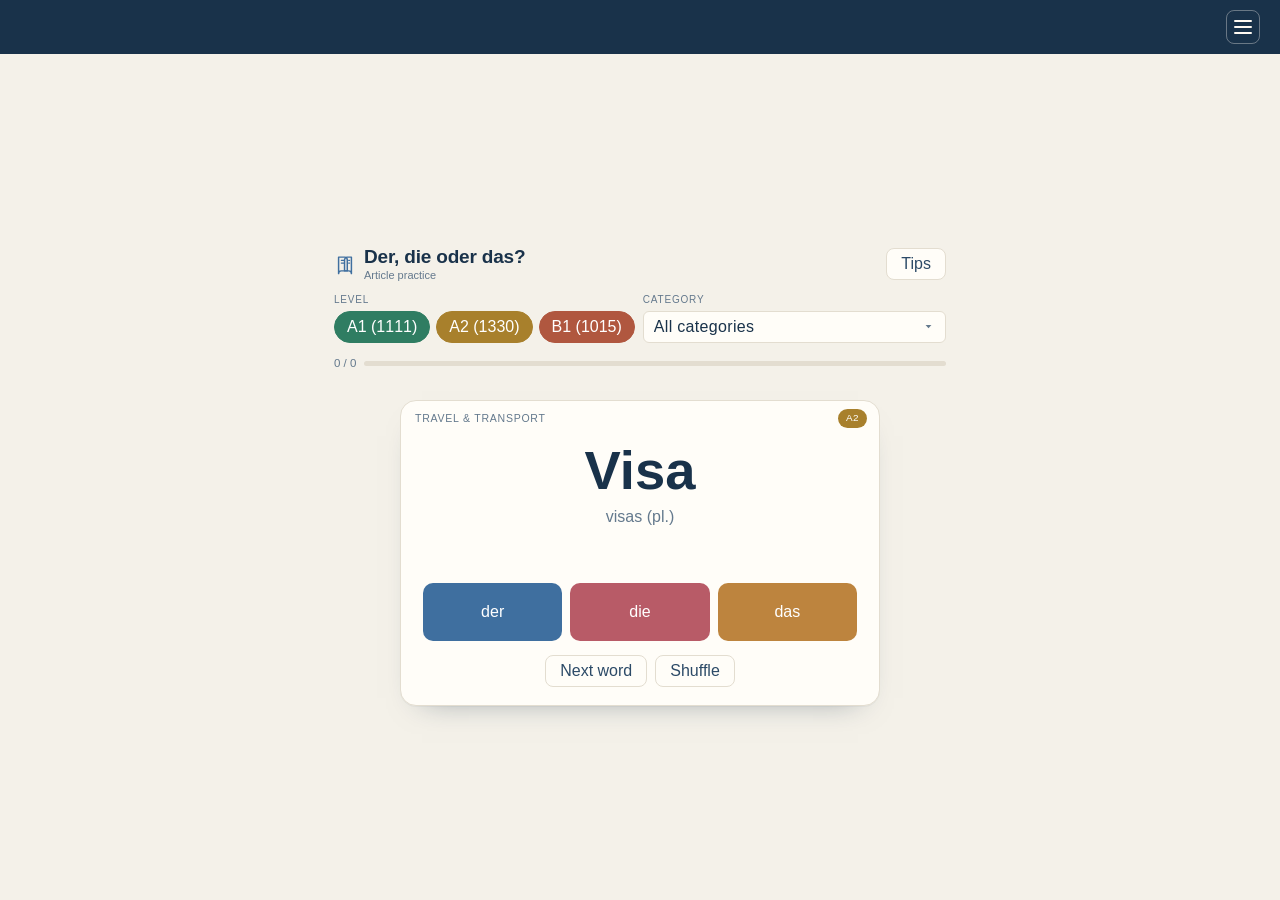
<file: apps/articles.html>
<!doctype html>
<html lang="en">
<head>
  <meta charset="UTF-8">
  <meta name="viewport" content="width=device-width, initial-scale=1">
  <title>German Articles Practice</title>
  <link href="https://cdn.jsdelivr.net/npm/bootstrap@5.3.3/dist/css/bootstrap.min.css" rel="stylesheet">
<link rel="stylesheet" href="../shared/theme.css">
  <style>
    :root {
      --paper: var(--du-paper);
      --ink: var(--du-ink);
      --ink-soft: var(--du-ink-soft);
      --muted: var(--du-muted);
      --line: var(--du-line);
      --card: var(--du-surface);
      --rule: var(--du-line);
      --accent: var(--du-action);
      --accent-dark: var(--du-action-dark);
      --success: var(--du-success);
      --bad: var(--du-danger);
      --level-a1: var(--du-a1);
      --level-a2: var(--du-a2);
      --level-b1: var(--du-b1);
      --article-der: var(--du-der);
      --article-die: var(--du-die);
      --article-das: var(--du-das);
      --shadow: var(--du-shadow);
    }

    * { box-sizing: border-box; }

    html, body { height: 100%; }

    body {
      margin: 0;
      background: var(--paper);
      color: var(--ink);
      height: 100dvh;
      overflow: hidden;
      display: flex;
      flex-direction: column;
    }

    /* ---- page shell: everything fits, nothing scrolls ---- */
    main {
      flex: 1;
      min-height: 0;
      width: 100%;
      max-width: 640px;
      margin: 0 auto;
      padding: 10px 14px 12px;
      display: flex;
      flex-direction: column;
      justify-content: center;
      gap: 10px;
      overflow: hidden;
    }

    /* ---- top strip ---- */
    .topbar {
      flex: 0 0 auto;
      display: flex;
      align-items: center;
      justify-content: space-between;
      gap: 12px;
    }

    .page-title {
      margin: 0;
      font-size: 19px;
      font-weight: 700;
      letter-spacing: -.01em;
      white-space: nowrap;
      overflow: hidden;
      text-overflow: ellipsis;
    }

    .brand { display: flex; align-items: center; gap: 8px; min-width: 0; }
    .article-mark { display: inline-flex; width: 22px; height: 22px; flex-shrink: 0; color: var(--article-der); }

    .page-title small {
      display: block;
      color: var(--muted);
      font-size: 11px;
      font-weight: 400;
      letter-spacing: 0;
    }

    .topbar-right { display: flex; align-items: center; gap: 10px; }

    .ghost-btn {
      height: 32px;
      padding: 0 14px;
      display: inline-flex;
      align-items: center;
      border: 1.5px solid var(--line);
      border-radius: 8px;
      background: var(--card);
      color: var(--ink-soft);
      font: 600 .78rem inherit;
      white-space: nowrap;
      cursor: pointer;
      transition: border-color .15s, color .15s;
    }

    .ghost-btn:hover { border-color: var(--ink-soft); color: var(--ink); }

    /* ---- filters (mirrors the Dictionary page's filter-col layout) ---- */
    .filters {
      flex: 0 0 auto;
      display: flex;
      align-items: flex-start;
      gap: 8px;
      flex-wrap: wrap;
    }

    .filter-col { flex: 1 1 0; min-width: 0; }
    .filter-col.col-level { flex: 0 0 auto; }

    .filter-label {
      display: block;
      color: var(--muted);
      font-size: .625rem;
      letter-spacing: .08em;
      text-transform: uppercase;
      margin-bottom: 4px;
    }

    .levels { display: flex; gap: 6px; flex-wrap: wrap; }

    .level-button {
      height: 32px;
      padding: 0 12px;
      display: inline-flex;
      align-items: center;
      border: 1.5px solid var(--line);
      border-radius: 999px;
      background: var(--card);
      color: var(--muted);
      font: 600 .76rem inherit;
      white-space: nowrap;
      cursor: pointer;
      transition: all .15s;
    }

    .level-button:hover { border-color: var(--ink-soft); color: var(--ink); }
    .level-button[data-level="A1"].active { background: var(--level-a1); border-color: var(--level-a1); color: #fff; }
    .level-button[data-level="A2"].active { background: var(--level-a2); border-color: var(--level-a2); color: #fff; }
    .level-button[data-level="B1"].active { background: var(--level-b1); border-color: var(--level-b1); color: #fff; }

    .category-select {
      width: 100%;
      height: 32px;
      padding: 0 30px 0 10px;
      border: 1.5px solid var(--line);
      border-radius: 6px;
      background-color: var(--card);
      color: var(--ink);
      font: 400 .76rem inherit;
      letter-spacing: .02em;
      cursor: pointer;
      appearance: none;
      background-image: url("data:image/svg+xml;utf8,<svg xmlns='http://www.w3.org/2000/svg' viewBox='0 0 20 20' fill='%2364798d'><path d='M5.5 7.5l4.5 5 4.5-5z'/></svg>");
      background-repeat: no-repeat;
      background-position: right 10px center;
      background-size: 13px;
    }

    .category-select:focus { outline: none; border-color: var(--accent); }

    /* ---- progress row (mirrors the Dictionary page's good/bad bar) ---- */
    .progress-row {
      flex: 0 0 auto;
      display: flex;
      align-items: center;
      gap: 8px;
      margin-top: 2px;
      font-size: .72rem;
      color: var(--muted);
      white-space: nowrap;
    }

    .progress-row strong { color: var(--ink); }

    .progress-track {
      flex: 1;
      height: 5px;
      background: var(--line);
      border-radius: 3px;
      overflow: hidden;
      display: flex;
    }

    .progress-fill-good { height: 100%; background: var(--success); }
    .progress-fill-bad { height: 100%; background: var(--bad); opacity: .55; }

    /* ---- the card ---- */
    .card-area {
      flex: 0 1 auto;
      min-height: 0;
      margin-top: clamp(6px, 2vh, 18px);
      display: flex;
      align-items: center;
      justify-content: center;
    }

    .practice-card {
      position: relative;
      flex: 0 1 auto;
      width: 100%;
      max-width: 480px;
      max-height: 100%;
      display: flex;
      flex-direction: column;
      padding: 32px 22px 18px;
      border: 1px solid var(--rule);
      border-radius: 16px;
      background: var(--card);
      box-shadow: var(--shadow);
      text-align: center;
    }

    /* corner badges, mirroring the Dictionary flashcard's type-chip / level-chip */
    .type-chip {
      position: absolute;
      top: 10px;
      left: 14px;
      font-size: .66rem;
      letter-spacing: .07em;
      text-transform: uppercase;
      color: var(--muted);
    }

    .chip-row { position: absolute; top: 8px; right: 12px; display: flex; gap: 5px; align-items: center; }

    .level-chip {
      font-size: .62rem;
      letter-spacing: .05em;
      text-transform: uppercase;
      color: #fff;
      padding: 2px 8px;
      border-radius: 10px;
    }

    .level-chip.A1 { background: var(--level-a1); }
    .level-chip.A2 { background: var(--level-a2); }
    .level-chip.B1 { background: var(--level-b1); }

    .word-zone {
      flex: 1 1 auto;
      min-height: clamp(84px, 15vh, 132px);
      display: flex;
      flex-direction: column;
      align-items: center;
      justify-content: center;
      gap: clamp(2px, .8vh, 8px);
      overflow: hidden;
    }

    .word {
      font-size: clamp(1.6rem, min(8vw, 6.4vh), 3.4rem);
      font-weight: 700;
      line-height: 1.08;
      overflow-wrap: anywhere;
    }

    .meaning {
      color: var(--muted);
      font-size: clamp(.82rem, 2vh, 1rem);
      line-height: 1.3;
    }

    .feedback {
      min-height: 1.4em;
      font-size: clamp(.78rem, 1.9vh, .95rem);
      font-weight: 700;
    }

    .feedback.correct { color: var(--success); }
    .feedback.wrong { color: var(--bad); }

    /* article reveal pill, mirroring the Dictionary flashcard's article-pill */
    .article-pill {
      display: inline-block;
      font-size: .78rem;
      letter-spacing: .03em;
      padding: 3px 10px;
      border-radius: 20px;
      margin-right: 4px;
      color: #fff;
      text-transform: lowercase;
      vertical-align: middle;
    }

    .article-pill.der { background: var(--article-der); }
    .article-pill.die { background: var(--article-die); }
    .article-pill.das { background: var(--article-das); }

    /* reason box, mirroring the Dictionary flashcard's example-box */
    .reason-box {
      margin-top: 8px;
      padding: 8px 12px;
      border-left: 3px solid var(--success);
      background: rgba(0, 0, 0, .025);
      border-radius: 4px;
      text-align: left;
      font-size: .78rem;
      font-weight: 400;
      color: var(--ink-soft);
      line-height: 1.4;
      width: 100%;
    }

    .reason-box.wrong { border-left-color: var(--bad); }

    .options {
      flex: 0 0 auto;
      display: grid;
      grid-template-columns: repeat(3, 1fr);
      gap: 8px;
      width: 100%;
      margin-top: clamp(10px, 2vh, 18px);
    }

    .article-option {
      height: clamp(42px, 7.2vh, 58px);
      display: inline-flex;
      align-items: center;
      justify-content: center;
      border: 0;
      border-radius: 10px;
      color: #fff;
      font: 700 clamp(.95rem, 2.4vh, 1.15rem) inherit;
      cursor: pointer;
      transition: filter .15s, transform .1s;
    }

    .article-option[data-article="der"] { background: var(--article-der); }
    .article-option[data-article="die"] { background: var(--article-die); }
    .article-option[data-article="das"] { background: var(--article-das); }
    .article-option:hover:not(:disabled) { filter: brightness(1.08); }
    .article-option:active:not(:disabled) { transform: translateY(1px); }
    .article-option:disabled { opacity: .5; cursor: default; }

    .card-actions {
      flex: 0 0 auto;
      display: flex;
      justify-content: center;
      gap: 8px;
      margin-top: clamp(8px, 1.6vh, 14px);
    }

    .tip-example { background: rgba(185, 138, 47, .14); color: #8a6a1f; }

    .tip-group { padding: 14px 16px; border-radius: 10px; margin-bottom: 14px; border: 1px solid var(--rule); border-left-width: 4px; background: var(--card); }
    .tip-group:last-child { margin-bottom: 0; }
    .tip-group-der { border-left-color: var(--article-der); }
    .tip-group-die { border-left-color: var(--article-die); }
    .tip-group-das { border-left-color: var(--article-das); }
    .tip-group-strategy { border-left-color: var(--ink-soft); }
    .tip-group-title { font-family: var(--du-font); font-weight: 700; font-size: 1rem; margin-bottom: 8px; }
    .tip-group-der .tip-group-title { color: var(--article-der); }
    .tip-group-die .tip-group-title { color: var(--article-die); }
    .tip-group-das .tip-group-title { color: var(--article-das); }
    .tip-group-strategy .tip-group-title { color: var(--ink-soft); }
    .tip-mnemonic { font-size: .85rem; font-weight: 600; color: var(--ink); background: rgba(0, 0, 0, .035); padding: 8px 12px; border-radius: 8px; margin: 0 0 12px; line-height: 1.4; }
    .tip-rule { margin-bottom: 12px; }
    .tip-rule:last-child { margin-bottom: 0; }

    #tipsModal .modal-content { border-radius: 10px; background: var(--card); }
    #tipsModal .modal-title { font-family: var(--du-font); }

    @media (max-width: 480px) {
      .site-navbar { gap: 10px; }
      .topbar { flex-wrap: wrap; }
      .filters { gap: 6px; }
      .filter-col.col-level { flex: 1 0 100%; }
    }
  </style>
</head>
<body>
  <nav class="site-navbar" aria-label="Practice activities">
    <button class="site-nav-toggle" id="siteNavToggle" type="button" aria-expanded="false" aria-controls="siteNavLinks" aria-label="Toggle navigation"><span></span><span></span><span></span></button>
    <div class="site-links" id="siteNavLinks">
      <a class="site-link" href="pronunciation.html">Pronunciation Practice</a>
      <a class="site-link" href="vocab.html">Dictionary</a>
      <a class="site-link" href="particles.html">Modal Particles &amp; Fillers</a>
      <a class="site-link active" href="articles.html">Article Trainer</a>
      <a class="site-link" href="verbs.html">German Verbs</a>
      <a class="site-link" href="pronouns.html">Pronoun Practice</a>
      <a class="site-link" href="prep.html">Preposition Practice</a>
      <a class="site-link" href="translation.html">Translation Practice</a>
    </div>
  </nav>
  <script>if (window.top !== window.self) document.currentScript.previousElementSibling.style.display = "none";</script>
  <script>(function () { var t = document.getElementById('siteNavToggle'), l = document.getElementById('siteNavLinks'); if (!t || !l) return; t.addEventListener('click', function () { var open = l.classList.toggle('is-open'); t.classList.toggle('is-active', open); t.setAttribute('aria-expanded', open ? 'true' : 'false'); }); })();</script>

  <main>
    <div class="topbar">
      <div class="brand">
        <svg class="article-mark" viewBox="0 0 24 24" fill="none" aria-hidden="true">
          <path d="M5 4.5h6.5a3 3 0 0 1 3 3v12H8a3 3 0 0 0-3 3V4.5Z" stroke="currentColor" stroke-width="1.6" stroke-linejoin="round"/>
          <path d="M19 4.5h-4.5a3 3 0 0 0-3 3v12H16a3 3 0 0 1 3 3V4.5Z" stroke="currentColor" stroke-width="1.6" stroke-linejoin="round"/>
          <path d="M8 8h3M8 11h3M16 8h1M16 11h1" stroke="currentColor" stroke-width="1.4" stroke-linecap="round"/>
        </svg>
        <h1 class="page-title">Der, die oder das?<small>Article practice</small></h1>
      </div>
      <div class="topbar-right">
        <button class="ghost-btn" id="tipsButton" type="button">Tips</button>
      </div>
    </div>

    <div class="filters" aria-label="Article practice filters">
      <div class="filter-col col-level">
        <span class="filter-label">Level</span>
        <div class="levels" id="levels"></div>
      </div>
      <div class="filter-col">
        <span class="filter-label">Category</span>
        <select class="category-select" id="category" aria-label="Category"></select>
      </div>
    </div>

    <div class="progress-row">
      <span id="score">0 / 0</span>
      <div class="progress-track">
        <div class="progress-fill-good" id="fillGood" style="width:0%"></div>
        <div class="progress-fill-bad" id="fillBad" style="width:0%"></div>
      </div>
    </div>

    <div class="card-area">
      <section class="practice-card" aria-live="polite">
        <span class="type-chip" id="typeChip"></span>
        <div class="chip-row"><span class="level-chip" id="levelChip"></span></div>
        <div class="word-zone">
          <div class="word" id="word">Loading...</div>
          <div class="meaning" id="meaning"></div>
          <div class="feedback" id="feedback"></div>
        </div>
        <div class="options" id="options">
          <button class="article-option" data-article="der" type="button">der</button>
          <button class="article-option" data-article="die" type="button">die</button>
          <button class="article-option" data-article="das" type="button">das</button>
        </div>
        <div class="card-actions">
          <button class="ghost-btn" id="next" type="button">Next word</button>
          <button class="ghost-btn" id="shuffle" type="button">Shuffle</button>
        </div>
      </section>
    </div>
  </main>

  <div class="modal fade" id="tipsModal" tabindex="-1" aria-labelledby="tipsTitle" aria-hidden="true">
    <div class="modal-dialog modal-dialog-scrollable modal-dialog-centered modal-lg">
      <div class="modal-content">
        <div class="modal-header">
          <h2 class="modal-title h5" id="tipsTitle">Remembering German articles</h2>
          <button type="button" class="btn-close" data-bs-dismiss="modal" aria-label="Close"></button>
        </div>
        <div class="modal-body" id="tipsList"></div>
      </div>
    </div>
  </div>

  <script src="https://cdn.jsdelivr.net/npm/bootstrap@5.3.3/dist/js/bootstrap.bundle.min.js"></script>
  <script>
    function loadJson(path) {
      const request = new XMLHttpRequest();
      request.open("GET", path, false);
      request.send(null);
      if (request.status !== 200 && request.status !== 0) throw new Error("Could not load " + path);
      return JSON.parse(request.responseText);
    }

    const nouns = loadJson("../data/vocabulary.json").filter((card) =>
      card.type === "noun" && ["der", "die", "das"].includes(card.article)
    );
    const articleTips = loadJson("../data/article-tips.json");
    const levels = ["A1", "A2", "B1"];
    const categoryLabels = {
      general: "General", food: "Food & Drink", travel_transport: "Travel & Transport",
      shopping_clothing: "Shopping & Clothing", home_living: "Home & Living",
      work_office: "Work & Office", tech_media: "Tech & Media", school_education: "School & Education",
      sports_leisure: "Sports & Leisure", colors: "Colors", body_parts: "Body Parts",
      fruits_vegetables: "Fruits & Vegetables", time_seasons: "Time & Seasons",
      countries: "Countries", language: "Language", communication: "Communication",
      emotions_personality: "Emotions", events_celebrations: "Events & Celebrations", health: "Health",
      nationality: "Nationality", nature_animals: "Nature & Animals", numbers: "Numbers",
      people_relationships: "People & Family"
    };
    const categories = [...new Set(nouns.map((card) => card.category))].sort((a, b) =>
      (categoryLabels[a] || a).localeCompare(categoryLabels[b] || b)
    );
    let activeLevels = levels.slice();
    let activeCategory = "ALL";
    const levelsElement = document.getElementById("levels");
    const categoryElement = document.getElementById("category");
    const tipsModal = new bootstrap.Modal(document.getElementById("tipsModal"));
    const wordElement = document.getElementById("word");
    const meaningElement = document.getElementById("meaning");
    const feedbackElement = document.getElementById("feedback");
    const scoreElement = document.getElementById("score");
    const optionElements = [...document.querySelectorAll(".article-option")];
    let deck = [];
    let index = 0;
    let correct = 0;
    let attempts = 0;
    let answered = false;

    function filteredNouns() {
      return nouns.filter((card) => {
        if (!activeLevels.includes(card.level)) return false;
        if (activeCategory === "COGNATE" && !card.cognate) return false;
        if (activeCategory === "OPPOSITE" && !card.opposite) return false;
        if (! ["ALL", "COGNATE", "OPPOSITE"].includes(activeCategory) && card.category !== activeCategory) return false;
        return true;
      });
    }

    function shuffle(items) {
      for (let i = items.length - 1; i > 0; i -= 1) {
        const j = Math.floor(Math.random() * (i + 1));
        [items[i], items[j]] = [items[j], items[i]];
      }
      return items;
    }

    function exampleChips(examples) {
      return '<div class="d-flex flex-wrap gap-2">' +
        examples.map((example) => '<span class="tip-example badge rounded-pill text-dark fw-normal px-3 py-2">' + example + '</span>').join("") +
        '</div>';
    }

    function renderTips() {
      const groupsHtml = articleTips.articleGroups.map((group) =>
        '<section class="tip-group tip-group-' + group.article + '">' +
          '<h3 class="tip-group-title">' + group.label + '</h3>' +
          '<p class="tip-mnemonic">💡 ' + group.mnemonic + '</p>' +
          group.rules.map((rule) =>
            '<div class="tip-rule"><p class="text-muted small mb-2">' + rule.tip + '</p>' + exampleChips(rule.examples) + '</div>'
          ).join("") +
        '</section>'
      ).join("");

      const strategiesHtml =
        '<section class="tip-group tip-group-strategy">' +
          '<h3 class="tip-group-title">General strategies</h3>' +
          articleTips.strategies.map((item) =>
            '<div class="tip-rule"><p class="fw-semibold mb-1 small">' + item.title + '</p><p class="text-muted small mb-2">' + item.tip + '</p>' + exampleChips(item.examples) + '</div>'
          ).join("") +
        '</section>';

      document.getElementById("tipsList").innerHTML = groupsHtml + strategiesHtml;
    }

    function updateScore() {
      scoreElement.textContent = correct + " / " + attempts;
      const wrong = attempts - correct;
      document.getElementById("fillGood").style.width = (attempts ? (correct / attempts * 100) : 0) + "%";
      document.getElementById("fillBad").style.width = (attempts ? (wrong / attempts * 100) : 0) + "%";
    }

    function articleReason(card) {
      const word = card.stem.toLocaleLowerCase("de");
      const endings = {
        der: [["ling", "Words ending in -ling are masculine."], ["ismus", "Words ending in -ismus are masculine."], ["or", "Words ending in -or are masculine."], ["er", "Many person and occupation nouns ending in -er are masculine."]],
        die: [["ung", "Words ending in -ung are feminine."], ["heit", "Words ending in -heit are feminine."], ["keit", "Words ending in -keit are feminine."], ["schaft", "Words ending in -schaft are feminine."], ["tät", "Words ending in -tät are feminine."], ["ion", "Words ending in -ion are feminine."], ["ik", "Words ending in -ik are feminine."], ["ei", "Words ending in -ei are feminine."], ["e", "Many non-compound nouns ending in -e are feminine."]],
        das: [["chen", "Diminutives ending in -chen are neuter."], ["lein", "Diminutives ending in -lein are neuter."], ["tum", "Words ending in -tum are neuter."], ["ment", "Words ending in -ment are neuter."], ["um", "Many words ending in -um are neuter."]]
      };
      const match = endings[card.article].find(([ending]) => word.endsWith(ending));
      if (match) return match[1];
      if (card.article === "der" && card.category === "time_seasons") return "Days, months, seasons, and many time words are masculine.";
      if (card.article === "das" && word.endsWith("en")) return "Infinitives used as nouns are neuter.";
      return "There is no reliable ending rule here, so learn “" + card.article + " " + card.stem + "” as one vocabulary item.";
    }

    const typeChipElement = document.getElementById("typeChip");
    const levelChipElement = document.getElementById("levelChip");

    function renderCard() {
      if (!deck.length) {
        wordElement.textContent = "No words found";
        meaningElement.textContent = "Try another level or category.";
        feedbackElement.textContent = "";
        typeChipElement.textContent = "";
        levelChipElement.textContent = "";
        levelChipElement.className = "level-chip";
        optionElements.forEach((button) => { button.disabled = true; });
        return;
      }
      const card = deck[index];
      answered = false;
      wordElement.textContent = card.stem;
      meaningElement.textContent = card.en;
      feedbackElement.textContent = "";
      feedbackElement.className = "feedback";
      typeChipElement.textContent = categoryLabels[card.category] || card.category;
      levelChipElement.textContent = card.level;
      levelChipElement.className = "level-chip " + card.level;
      optionElements.forEach((button) => { button.disabled = false; });
    }

    function answer(article) {
      if (answered) return;
      answered = true;
      const card = deck[index];
      attempts += 1;
      optionElements.forEach((button) => { button.disabled = true; });
      const isCorrect = article === card.article;
      if (isCorrect) correct += 1;
      feedbackElement.className = "feedback " + (isCorrect ? "correct" : "wrong");
      feedbackElement.innerHTML =
        '<span class="article-pill ' + card.article + '">' + card.article + "</span>" +
        (isCorrect ? "Correct!" : "Incorrect — it's " + card.article + " " + card.stem) +
        '<div class="reason-box' + (isCorrect ? "" : " wrong") + '">' + articleReason(card) + "</div>";
      meaningElement.textContent = card.en;
      updateScore();
    }

    function nextWord() {
      index = (index + 1) % deck.length;
      renderCard();
    }

    function reshuffle() {
      deck = shuffle(filteredNouns());
      index = 0;
      renderCard();
    }

    function renderFilters() {
      levelsElement.innerHTML = "";
      levels.forEach((level) => {
        const button = document.createElement("button");
        button.className = "level-button" + (activeLevels.includes(level) ? " active" : "");
        button.type = "button";
        button.dataset.level = level;
        button.textContent = level + " (" + nouns.filter((card) => card.level === level).length + ")";
        button.addEventListener("click", () => {
          if (activeLevels.includes(level)) {
            if (activeLevels.length === 1) return;
            activeLevels = activeLevels.filter((item) => item !== level);
          } else {
            activeLevels.push(level);
          }
          renderFilters();
          reshuffle();
        });
        levelsElement.appendChild(button);
      });

      categoryElement.innerHTML = '<option value="ALL">All categories</option>' +
        '<option value="COGNATE">≈ Like English (cognates)</option>' +
        '<option value="OPPOSITE">↔ Words with Opposites</option>' +
        categories.map((category) => '<option value="'+category+'">'+(categoryLabels[category] || category)+'</option>').join("");
      categoryElement.value = activeCategory;
    }

    optionElements.forEach((button) => button.addEventListener("click", () => answer(button.dataset.article)));
    document.getElementById("next").addEventListener("click", nextWord);
    document.getElementById("shuffle").addEventListener("click", reshuffle);
    document.getElementById("tipsButton").addEventListener("click", () => tipsModal.show());
    categoryElement.addEventListener("change", () => {
      activeCategory = categoryElement.value;
      reshuffle();
    });
    renderFilters();
    renderTips();
    reshuffle();
  </script>
</body>
</html>
</file>
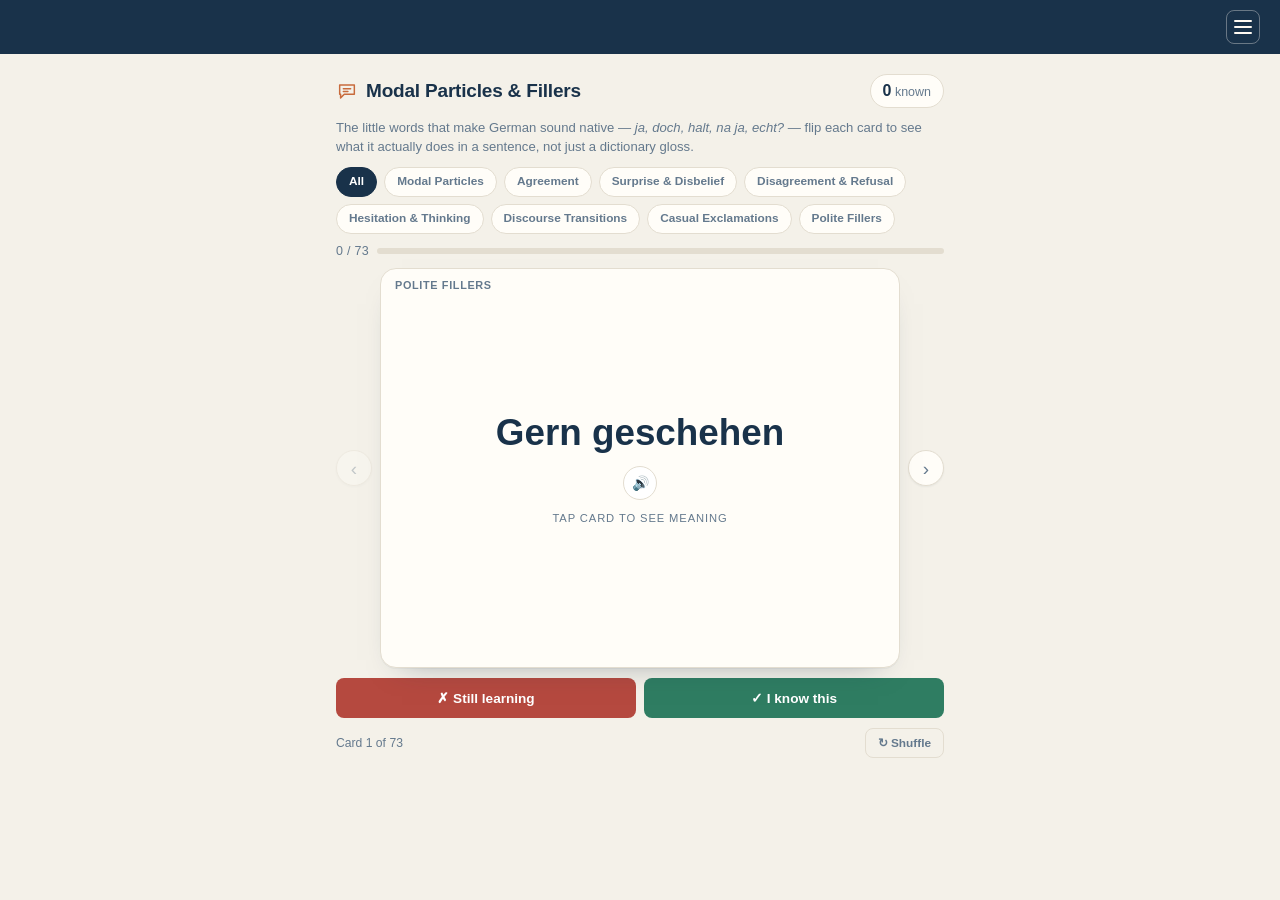
<file: apps/particles.html>
<!doctype html>
<html lang="en">
<head>
<meta charset="UTF-8">
<meta name="viewport" content="width=device-width, initial-scale=1">
<title>Modal Particles &amp; Fillers</title>
<link rel="stylesheet" href="../shared/theme.css">
<style>
  * { box-sizing: border-box; }
  body { margin: 0; display: flex; flex-direction: column; align-items: center; }
  .wrap { width: 100%; max-width: 640px; padding: clamp(10px, 2.2vh, 20px) 16px 28px; display: flex; flex-direction: column; gap: 10px; }

  .top { display: flex; justify-content: space-between; gap: 14px; align-items: center; flex-wrap: wrap; }
  .brand { display: flex; align-items: center; gap: 8px; min-width: 0; }
  .brand-mark { display: inline-flex; width: 22px; height: 22px; flex-shrink: 0; color: var(--du-action); }
  h1 { margin: 0; font-size: 19px; font-weight: 700; letter-spacing: -0.01em; }
  .score { padding: 7px 12px; border: 1px solid var(--du-line); border-radius: 999px; background: var(--du-surface); color: var(--du-muted); font-size: .78rem; white-space: nowrap; }
  .score strong { color: var(--du-ink); font-size: 1rem; }
  .intro { margin: 0; color: var(--du-muted); font-size: .82rem; line-height: 1.5; }

  .cat-tabs { display: flex; gap: 7px; flex-wrap: wrap; }
  .cat-tabs .du-pill { height: 30px; padding: 0 12px; font-size: .74rem; }

  .progress-row { display: flex; align-items: center; gap: 8px; font-size: .78rem; color: var(--du-muted); letter-spacing: .3px; }
  .progress-track { flex: 1; height: 6px; background: var(--du-line); border-radius: 3px; overflow: hidden; display: flex; }
  .progress-fill-good { height: 100%; background: var(--du-success); }
  .progress-fill-bad { height: 100%; background: var(--du-danger); opacity: .55; }

  .stage-row { display: flex; align-items: stretch; gap: 8px; width: 100%; }
  .btn-side { flex: 0 0 auto; align-self: center; width: 36px; height: 36px; border-radius: 50%; border: 1.5px solid var(--du-line); background: var(--du-surface); color: var(--du-muted); font-size: 19px; line-height: 1; cursor: pointer; display: flex; align-items: center; justify-content: center; box-shadow: var(--du-shadow-sm); }
  .btn-side:hover { border-color: var(--du-muted); color: var(--du-ink); }
  .btn-side:disabled { opacity: .35; cursor: default; }
  .btn-side:active:not(:disabled) { transform: translateY(1px); }
  .stage { position: relative; perspective: 1400px; flex: 1; min-width: 0; }

  .flashcard { position: relative; width: 100%; height: min(58vh, 400px); min-height: 300px; cursor: pointer; transform-style: preserve-3d; transition: transform .45s cubic-bezier(.2, .8, .3, 1); }
  .flashcard.flipped { transform: rotateY(180deg); }
  .face { position: absolute; inset: 0; backface-visibility: hidden; background: var(--du-surface); border-radius: var(--du-r-lg); box-shadow: var(--du-shadow); border: 1px solid var(--du-line); display: flex; flex-direction: column; overflow: hidden; }
  .face.back { transform: rotateY(180deg); }
  .face-inner { flex: 1; display: flex; flex-direction: column; align-items: center; justify-content: center; padding: 20px 22px; text-align: center; overflow-y: auto; gap: 4px; }
  .cat-chip { position: absolute; top: 10px; left: 14px; font-size: .68rem; letter-spacing: .06em; text-transform: uppercase; color: var(--du-muted); font-weight: 700; }

  .word-de { font-family: var(--du-font); font-size: clamp(1.7rem, 7vw, 2.3rem); font-weight: 800; line-height: 1.15; }
  .speak-btn { margin-top: 8px; width: 34px; height: 34px; border-radius: 50%; border: 1.5px solid var(--du-line); background: #fff; display: flex; align-items: center; justify-content: center; cursor: pointer; font-size: 14px; color: var(--du-ink-soft); }
  .speak-btn:hover { border-color: var(--du-action); color: var(--du-action); }
  .speak-btn:active { transform: scale(.94); }
  .hint { margin-top: 8px; font-size: .7rem; color: var(--du-muted); letter-spacing: .08em; text-transform: uppercase; }

  .word-en { font-family: var(--du-font); font-size: clamp(1.15rem, 5vw, 1.5rem); font-weight: 700; }
  .note-box { margin-top: 8px; padding: 9px 13px; border-radius: 8px; background: var(--du-surface-2); border: 1px dashed var(--du-line-strong); text-align: left; max-width: 100%; }
  .note-label { display: block; font-size: .64rem; letter-spacing: .08em; text-transform: uppercase; color: var(--du-action-dark); margin-bottom: 2px; font-weight: 700; }
  .note-text { display: block; font-size: .82rem; color: var(--du-ink-soft); line-height: 1.4; }
  .example-box { margin-top: 8px; padding: 9px 13px; border-left: 3px solid var(--du-action); background: rgba(200, 107, 60, .06); border-radius: 4px; text-align: left; max-width: 100%; }
  .example-de { display: block; font-family: var(--du-font); font-size: .88rem; color: var(--du-ink); line-height: 1.35; }
  .example-en { display: block; font-size: .78rem; color: var(--du-muted); font-style: italic; margin-top: 2px; line-height: 1.3; }

  .controls { display: flex; gap: 8px; }
  .du-btn-wide { flex: 1; height: 40px; border-radius: var(--du-r-sm); font: 700 .85rem var(--du-font); color: #fff; border: none; cursor: pointer; transition: transform .1s; }
  .du-btn-wide:active { transform: translateY(1px); }
  .btn-know { background: var(--du-success); }
  .btn-know:hover { background: #256750; }
  .btn-dontknow { background: var(--du-danger); }
  .btn-dontknow:hover { background: #983c33; }

  .footer-meta { display: flex; align-items: center; justify-content: space-between; gap: 8px; }
  .pos-tip { flex: 1 1 auto; min-width: 0; color: var(--du-muted); font-size: .76rem; white-space: nowrap; overflow: hidden; text-overflow: ellipsis; }
  .btn-shuffle { flex: 0 0 auto; background: transparent; border: 1.5px solid var(--du-line); color: var(--du-muted); padding: 6px 12px; min-height: 30px; font: 700 .74rem var(--du-font); border-radius: var(--du-r-sm); cursor: pointer; }
  .btn-shuffle:hover { border-color: var(--du-muted); color: var(--du-ink); }

  .done-panel { text-align: center; padding: 24px 20px; }
  .done-panel h2 { font-family: var(--du-font); font-size: 1.2rem; margin: 0 0 6px; }
  .done-stats { font-size: .85rem; color: var(--du-muted); margin-bottom: 16px; }
  .done-panel .btn-shuffle { padding: 10px 22px; min-height: auto; }

  @media (max-width: 480px) {
    .wrap { padding: 8px 10px 20px; }
    .btn-side { width: 30px; height: 30px; font-size: 16px; }
    .face-inner { padding: 14px 14px; }
  }
</style>
</head>
<body>
<nav class="site-navbar" aria-label="Practice activities">
  <button class="site-nav-toggle" id="siteNavToggle" type="button" aria-expanded="false" aria-controls="siteNavLinks" aria-label="Toggle navigation"><span></span><span></span><span></span></button>
  <div class="site-links" id="siteNavLinks">
    <a class="site-link" href="pronunciation.html">Pronunciation Practice</a>
    <a class="site-link" href="vocab.html">Dictionary</a>
    <a class="site-link active" href="particles.html">Modal Particles &amp; Fillers</a>
    <a class="site-link" href="articles.html">Article Trainer</a>
    <a class="site-link" href="verbs.html">German Verbs</a>
    <a class="site-link" href="pronouns.html">Pronoun Practice</a>
    <a class="site-link" href="prep.html">Preposition Practice</a>
    <a class="site-link" href="translation.html">Translation Practice</a>
  </div>
</nav>
<script>if (window.top !== window.self) document.currentScript.previousElementSibling.style.display = "none";</script>
<script>(function () { var t = document.getElementById('siteNavToggle'), l = document.getElementById('siteNavLinks'); if (!t || !l) return; t.addEventListener('click', function () { var open = l.classList.toggle('is-open'); t.classList.toggle('is-active', open); t.setAttribute('aria-expanded', open ? 'true' : 'false'); }); })();</script>
<div class="wrap">
  <div class="top">
    <div class="brand">
      <svg class="brand-mark" viewBox="0 0 24 24" fill="none" aria-hidden="true">
        <path d="M4 5.5h16v10H9l-4 4v-4H4z" stroke="currentColor" stroke-width="1.6" stroke-linejoin="round"/>
        <path d="M8 9.5h8M8 12.5h5" stroke="currentColor" stroke-width="1.6" stroke-linecap="round"/>
      </svg>
      <h1>Modal Particles &amp; Fillers</h1>
    </div>
    <div class="score"><strong id="knownCount">0</strong> known</div>
  </div>
  <p class="intro">The little words that make German sound native — <em>ja, doch, halt, na ja, echt?</em> — flip each card to see what it actually does in a sentence, not just a dictionary gloss.</p>
  <div class="cat-tabs" id="catTabs"></div>
  <div class="progress-row">
    <span id="progressLabel">0 / 0</span>
    <div class="progress-track"><div class="progress-fill-good" id="fillGood" style="width:0%"></div><div class="progress-fill-bad" id="fillBad" style="width:0%"></div></div>
  </div>
  <div class="stage-row">
    <button class="btn-side" id="btnPrev" title="Previous card">&lsaquo;</button>
    <div class="stage" id="stage"></div>
    <button class="btn-side" id="btnNext" title="Next card">&rsaquo;</button>
  </div>
  <div class="controls" id="controls">
    <button class="du-btn-wide btn-dontknow" id="btnDontKnow">&#10007; Still learning</button>
    <button class="du-btn-wide btn-know" id="btnKnow">&#10003; I know this</button>
  </div>
  <div class="footer-meta">
    <span class="pos-tip" id="posTip"></span>
    <button class="btn-shuffle" id="btnShuffle">&#8635; Shuffle</button>
  </div>
</div>
<script>
  // ---- data -----------------------------------------------------------
  const CATEGORIES = [
    { id: 'modal', label: 'Modal Particles', desc: 'The flavoring words — ja, doch, mal, halt — that add tone and attitude without changing the literal meaning of a sentence.' },
    { id: 'agree', label: 'Agreement', desc: 'How Germans say "yes, exactly" in conversation, from a plain nod to enthusiastic confirmation.' },
    { id: 'surprise', label: 'Surprise & Disbelief', desc: 'Reacting to news, gossip, or something unexpected — from a mild "really?" to a full "no way!"' },
    { id: 'disagree', label: 'Disagreement & Refusal', desc: 'Pushing back, refusing, or calling something nonsense.' },
    { id: 'hesitate', label: 'Hesitation & Thinking', desc: 'The sounds and words that buy you time to think — what natives say instead of silence.' },
    { id: 'transition', label: 'Discourse Transitions', desc: 'Words that steer a conversation — changing topic, wrapping up, or adding an aside.' },
    { id: 'exclaim', label: 'Casual Exclamations', desc: 'Everyday outbursts of frustration or annoyance, mild enough for polite company.' },
    { id: 'polite', label: 'Polite Fillers', desc: 'The small phrases that smooth over apologies, thanks, and reassurance.' }
  ];

  const CARDS = [
    // ---- Modal Particles (Modalpartikeln) ----
    { de: 'ja', cat: 'modal', en: 'signals "as you know" / "of course"', note: 'Tells the listener this fact should already be obvious or known — it is not really asking anything, just underlining a shared assumption.', example: { de: 'Das war ja klar!', en: 'Well, that was obvious!' } },
    { de: 'doch', cat: 'modal', en: 'insists, reassures, or contradicts', note: 'Contradicts a negative statement or question, or adds warm insistence to encouragement and reminders.', example: { de: 'Komm doch mit!', en: 'Oh, come along (won’t you)!' } },
    { de: 'mal', cat: 'modal', en: 'softens a request; "just"', note: 'Takes the edge off a command or question, making it sound casual and low-stakes rather than a demand.', example: { de: 'Kannst du mal helfen?', en: 'Can you help (real quick)?' } },
    { de: 'eben', cat: 'modal', en: 'resigned acceptance; "just is"', note: 'Marks a fact as unchangeable — there is nothing more to discuss about it.', example: { de: 'Das ist eben so.', en: 'That’s just how it is.' } },
    { de: 'halt', cat: 'modal', en: 'same as eben; "simply"', note: 'The more southern-German equivalent of eben — same resigned "that’s just the way it is" flavor.', example: { de: 'Ich hab halt keine Zeit.', en: 'I just don’t have time.' } },
    { de: 'wohl', cat: 'modal', en: 'probably; assumption', note: 'Signals the speaker is guessing or assuming rather than stating a certain fact.', example: { de: 'Er ist wohl krank.', en: 'He’s probably sick.' } },
    { de: 'denn', cat: 'modal', en: 'softens a question; genuine interest', note: 'Turns a plain question into a more conversational, curious one — common in follow-up questions.', example: { de: 'Wie geht’s dir denn?', en: 'So, how are you doing?' } },
    { de: 'eigentlich', cat: 'modal', en: 'actually; by the way', note: 'Softly shifts or reframes a topic, or hints that reality does not quite match expectations.', example: { de: 'Was machst du eigentlich beruflich?', en: 'So what do you actually do for work?' } },
    { de: 'schon', cat: 'modal', en: 'reassurance; "don’t worry"', note: 'Adds confidence or reassurance that something will happen, despite doubt.', example: { de: 'Das wird schon klappen.', en: 'It’ll work out, don’t worry.' } },
    { de: 'vielleicht', cat: 'modal', en: 'emphatic, not "maybe"', note: 'In exclamations this drops its literal "maybe" meaning and instead intensifies surprise or exasperation.', example: { de: 'Das ist vielleicht ein Chaos!', en: 'What an absolute mess this is!' } },
    { de: 'bloß', cat: 'modal', en: 'urgent warning; "whatever you do"', note: 'Raises the stakes of a warning or a worried question.', example: { de: 'Sei bloß vorsichtig!', en: 'Be careful, whatever you do!' } },
    { de: 'nur', cat: 'modal', en: 'similar to bloß; "just"', note: 'Softens an invitation or, in questions, adds a worried "whatever could it be" tone.', example: { de: 'Komm nur rein!', en: 'Go ahead and come in!' } },
    { de: 'ruhig', cat: 'modal', en: 'permission; "feel free to"', note: 'Gives encouragement or permission — there is no need to hesitate.', example: { de: 'Du kannst ruhig fragen.', en: 'Feel free to ask.' } },
    { de: 'aber', cat: 'modal', en: 'admiration/surprise, not "but"', note: 'Used mid-sentence (not as "but"), it expresses genuine surprise or admiration.', example: { de: 'Du kannst aber gut kochen!', en: 'Wow, you can really cook well!' } },
    { de: 'nun', cat: 'modal', en: 'impatience; "now, well"', note: 'Adds a note of impatience or a sense of "so, what now" to a question.', example: { de: 'Was machen wir nun?', en: 'So what do we do now?' } },
    { de: 'gar', cat: 'modal', en: 'intensifies "not at all"', note: 'Strengthens a negation to mean "not even a little" rather than a plain "not."', example: { de: 'Ich habe gar keine Ahnung.', en: 'I have absolutely no idea.' } },
    { de: 'sowieso', cat: 'modal', en: 'anyway, regardless', note: 'Points out that something is true or was going to happen no matter what else was said.', example: { de: 'Ich wollte sowieso gehen.', en: 'I wanted to leave anyway.' } },
    { de: 'überhaupt', cat: 'modal', en: 'at all; general emphasis', note: 'Questions whether something is true in any sense whatsoever — often a little pointed.', example: { de: 'Hast du das überhaupt gelesen?', en: 'Did you even read that?' } },
    { de: 'auch', cat: 'modal', en: 'seeking reassurance; "really"', note: 'In a question, checks that something is really, definitely true.', example: { de: 'Bist du auch sicher?', en: 'Are you really sure?' } },
    { de: 'etwa', cat: 'modal', en: 'expects "no"; "by any chance"', note: 'Frames a question so it sounds like the speaker hopes (or fears) the answer is no.', example: { de: 'Hast du das etwa vergessen?', en: 'You haven’t forgotten that, have you?' } },

    // ---- Agreement & Confirmation ----
    { de: 'Genau', cat: 'agree', en: 'Exactly', note: 'A strong, simple confirmation that what was just said is correct.', example: { de: 'Genau, so war das!', en: 'Exactly, that’s how it was!' } },
    { de: 'Stimmt', cat: 'agree', en: 'That’s right / True', note: 'Confirms a fact, often with a little surprise at realizing it.', example: { de: 'Stimmt, daran hab ich nicht gedacht.', en: 'True, I hadn’t thought of that.' } },
    { de: 'Klar', cat: 'agree', en: 'Sure / Of course', note: 'A quick, casual "of course" — very common in everyday replies.', example: { de: 'Klar, kein Problem!', en: 'Sure, no problem!' } },
    { de: 'Na klar', cat: 'agree', en: 'Of course (emphatic)', note: 'A warmer, more emphatic version of klar, as if the answer was obviously yes.', example: { de: 'Na klar helfe ich dir!', en: 'Of course I’ll help you!' } },
    { de: 'Alles klar', cat: 'agree', en: 'All good / Understood', note: 'Confirms understanding or that everything is settled — also used as a casual goodbye.', example: { de: 'Alles klar, bis morgen!', en: 'Got it, see you tomorrow!' } },
    { de: 'Richtig', cat: 'agree', en: 'Right / Correct', note: 'A plain confirmation, slightly more formal-sounding than genau.', example: { de: 'Richtig, das war meine Idee.', en: 'Right, that was my idea.' } },
    { de: 'Abgemacht', cat: 'agree', en: 'Deal / It’s settled', note: 'Seals an agreement or plan, like shaking hands on it verbally.', example: { de: 'Wir treffen uns um acht. Abgemacht!', en: 'We’ll meet at eight. Deal!' } },
    { de: 'In Ordnung', cat: 'agree', en: 'Alright / Fine', note: 'A calm, neutral way to agree to a plan or accept a situation.', example: { de: 'In Ordnung, machen wir das so.', en: 'Alright, let’s do it that way.' } },

    // ---- Surprise & Disbelief ----
    { de: 'Echt?', cat: 'surprise', en: 'Really?', note: 'The most common casual way to react to unexpected news.', example: { de: 'Echt? Das wusste ich nicht!', en: 'Really? I didn’t know that!' } },
    { de: 'Ehrlich?', cat: 'surprise', en: 'Honestly? / Really?', note: 'Checks that someone is being truthful about something surprising.', example: { de: 'Ehrlich, du hast das allein gemacht?', en: 'Honestly, you did that on your own?' } },
    { de: 'Wirklich?', cat: 'surprise', en: 'Really? (a touch more formal)', note: 'Similar to echt? but works a little better in more neutral or formal settings.', example: { de: 'Wirklich? Das kann ich kaum glauben.', en: 'Really? I can hardly believe that.' } },
    { de: 'Im Ernst?', cat: 'surprise', en: 'Seriously?', note: 'Questions whether someone is joking about surprising news.', example: { de: 'Im Ernst? Er hat gekündigt?', en: 'Seriously? He quit?' } },
    { de: 'Krass!', cat: 'surprise', en: 'Wow! / Intense! / No way!', note: 'An all-purpose informal reaction to anything shocking, impressive, or extreme — good or bad.', example: { de: 'Krass, das ist ja riesig!', en: 'Whoa, that’s huge!' } },
    { de: 'Boah!', cat: 'surprise', en: 'Whoa! / Wow!', note: 'A pure exclamation of amazement, very informal and common among younger speakers.', example: { de: 'Boah, ist das laut!', en: 'Whoa, that’s loud!' } },
    { de: 'Wahnsinn!', cat: 'surprise', en: 'Incredible! (literally "madness")', note: 'Expresses that something is amazing or overwhelming, in a positive or awestruck way.', example: { de: 'Wahnsinn, wie schnell die Zeit vergeht!', en: 'Incredible how fast time flies!' } },
    { de: 'Unglaublich!', cat: 'surprise', en: 'Unbelievable!', note: 'A more standard, slightly less slangy way to say something is hard to believe.', example: { de: 'Unglaublich, dass er das geschafft hat.', en: 'Unbelievable that he managed that.' } },
    { de: 'Ach du meine Güte!', cat: 'surprise', en: 'Oh my goodness!', note: 'A mild, family-friendly exclamation of surprise or mild alarm.', example: { de: 'Ach du meine Güte, ist das spät!', en: 'Oh my goodness, it’s so late!' } },
    { de: 'Kaum zu glauben', cat: 'surprise', en: 'Hard to believe', note: 'A calmer, more reflective way of expressing disbelief than echt or krass.', example: { de: 'Kaum zu glauben, dass ein Jahr vergangen ist.', en: 'Hard to believe a year has passed.' } },
    { de: 'Was?!', cat: 'surprise', en: 'What?!', note: 'A sharp, immediate reaction to shocking or unwelcome news.', example: { de: 'Was?! Das darf nicht wahr sein!', en: 'What?! That can’t be true!' } },

    // ---- Disagreement & Refusal ----
    { de: 'Auf keinen Fall', cat: 'disagree', en: 'No way / Absolutely not', note: 'A firm, unambiguous refusal — there is no scenario where this happens.', example: { de: 'Auf keinen Fall gehe ich da hin!', en: 'No way am I going there!' } },
    { de: 'Quatsch!', cat: 'disagree', en: 'Nonsense!', note: 'Dismisses something as untrue or ridiculous, fairly casually.', example: { de: 'Quatsch, das stimmt doch gar nicht!', en: 'Nonsense, that’s not true at all!' } },
    { de: 'Ach was', cat: 'disagree', en: 'Oh come on / Nonsense', note: 'A dismissive, slightly softer way to wave off an exaggeration.', example: { de: 'Ach was, das ist doch übertrieben.', en: 'Oh come on, that’s exaggerated.' } },
    { de: 'Von wegen!', cat: 'disagree', en: 'No way! / As if!', note: 'Flatly rejects a claim as false, often with a hint of irony.', example: { de: 'Von wegen billig, das war teuer!', en: 'As if it was cheap — it was expensive!' } },
    { de: 'Kommt nicht in Frage', cat: 'disagree', en: 'Out of the question', note: 'Shuts down a suggestion completely and formally.', example: { de: 'Das kommt nicht in Frage!', en: 'That’s out of the question!' } },
    { de: 'Nee', cat: 'disagree', en: 'Nope', note: 'A casual, relaxed version of nein used constantly in speech.', example: { de: 'Nee, lieber nicht.', en: 'Nah, better not.' } },

    // ---- Hesitation & Thinking Fillers ----
    { de: 'Äh', cat: 'hesitate', en: 'Uh / Er', note: 'The default pause sound while searching for the next word — completely normal in speech.', example: { de: 'Äh, wie war noch mal dein Name?', en: 'Uh, what was your name again?' } },
    { de: 'Ähm', cat: 'hesitate', en: 'Um / Umm', note: 'A slightly longer pause sound than äh, used the same way.', example: { de: 'Ähm, ich muss kurz nachdenken.', en: 'Umm, let me think for a second.' } },
    { de: 'Also', cat: 'hesitate', en: 'So / Well', note: 'A flexible filler used to start a thought, buy a moment, or continue after a pause.', example: { de: 'Also, ich würde sagen, wir fangen an.', en: 'So, I’d say let’s get started.' } },
    { de: 'Na ja', cat: 'hesitate', en: 'Well... / Meh', note: 'The single most common hedge word in spoken German — signals mixed feelings or a lukewarm answer.', example: { de: 'Na ja, es geht so.', en: 'Well... it’s okay, I guess.' } },
    { de: 'Tja', cat: 'hesitate', en: 'Well then (resigned)', note: 'A resigned, shrugging filler used before accepting a situation you cannot change.', example: { de: 'Tja, was soll man machen.', en: 'Well, what can you do.' } },
    { de: 'Hm', cat: 'hesitate', en: 'Hmm', note: 'The universal thinking sound, identical in feel to English "hmm."', example: { de: 'Hm, das muss ich mir überlegen.', en: 'Hmm, I need to think about that.' } },
    { de: 'Sagen wir mal', cat: 'hesitate', en: 'Let’s say / Say', note: 'Introduces a rough estimate or a diplomatic way of putting something.', example: { de: 'Sagen wir mal, es ist kompliziert.', en: 'Let’s just say it’s complicated.' } },
    { de: 'Keine Ahnung', cat: 'hesitate', en: 'No idea', note: 'A blunt, very common way to admit you don’t know something.', example: { de: 'Keine Ahnung, frag mal jemand anderen.', en: 'No idea, ask someone else.' } },
    { de: 'Sozusagen', cat: 'hesitate', en: 'So to speak', note: 'Softens a word choice, admitting it is not quite literally accurate.', example: { de: 'Er ist sozusagen mein bester Freund.', en: 'He’s, so to speak, my best friend.' } },
    { de: 'Irgendwie', cat: 'hesitate', en: 'Somehow / Kind of', note: 'Adds vagueness to a feeling or description that is hard to pin down exactly.', example: { de: 'Irgendwie fühlt sich das komisch an.', en: 'It kind of feels weird, somehow.' } },

    // ---- Discourse Transitions & Starters ----
    { de: 'Übrigens', cat: 'transition', en: 'By the way', note: 'Introduces an aside or a topic that is only loosely related to what was just said.', example: { de: 'Übrigens, hast du das Buch gelesen?', en: 'By the way, have you read the book?' } },
    { de: 'Apropos', cat: 'transition', en: 'Speaking of', note: 'Pivots the conversation to a related topic that something just reminded you of.', example: { de: 'Apropos Urlaub, wohin fährst du?', en: 'Speaking of vacation, where are you going?' } },
    { de: 'Jedenfalls', cat: 'transition', en: 'Anyway / In any case', note: 'Wraps up a digression and steers the conversation back on track.', example: { de: 'Jedenfalls, wir sollten los.', en: 'Anyway, we should get going.' } },
    { de: 'Wie auch immer', cat: 'transition', en: 'Whatever / However that may be', note: 'Moves past a detail that does not matter enough to keep discussing.', example: { de: 'Wie auch immer, machen wir weiter.', en: 'Whatever — let’s keep going.' } },
    { de: 'Nun ja', cat: 'transition', en: 'Well, then', note: 'A soft, thoughtful transition into a slightly resigned or philosophical statement.', example: { de: 'Nun ja, so ist das Leben.', en: 'Well, that’s life.' } },
    { de: 'Ehrlich gesagt', cat: 'transition', en: 'Honestly / To be honest', note: 'Signals that a candid, possibly blunt opinion is coming next.', example: { de: 'Ehrlich gesagt, ich habe keine Lust.', en: 'Honestly, I don’t feel like it.' } },

    // ---- Casual Exclamations & Mild Frustration ----
    { de: 'Mist!', cat: 'exclaim', en: 'Darn! / Shoot!', note: 'A mild, everyday swear substitute for small annoyances.', example: { de: 'Mist, ich hab den Bus verpasst!', en: 'Darn, I missed the bus!' } },
    { de: 'Menno', cat: 'exclaim', en: 'Aw, man (whiny)', note: 'A childish, pouty complaint — often used half-jokingly between adults too.', example: { de: 'Menno, das ist unfair!', en: 'Aw man, that’s unfair!' } },
    { de: 'Mensch!', cat: 'exclaim', en: 'Man! / Come on!', note: 'An exclamation of mild exasperation, surprise, or urging someone on.', example: { de: 'Mensch, pass doch auf!', en: 'Man, watch out!' } },
    { de: 'Oh je', cat: 'exclaim', en: 'Oh dear', note: 'A gentle, sympathetic reaction to bad or awkward news.', example: { de: 'Oh je, das sieht nicht gut aus.', en: 'Oh dear, that doesn’t look good.' } },
    { de: 'Na toll', cat: 'exclaim', en: 'Oh great (sarcastic)', note: 'Sarcastically calls something "great" when it is actually bad news.', example: { de: 'Na toll, jetzt regnet es auch noch.', en: 'Oh great, now it’s raining too.' } },
    { de: 'Verflixt!', cat: 'exclaim', en: 'Darn it!', note: 'An old-fashioned but still common, family-friendly mild curse.', example: { de: 'Verflixt, ich hab meinen Schlüssel vergessen!', en: 'Darn it, I forgot my key!' } },

    // ---- Polite Social Fillers ----
    { de: 'Kein Problem', cat: 'polite', en: 'No problem', note: 'A warm, easy way to accept a request or brush off a minor inconvenience.', example: { de: 'Kein Problem, das mache ich gerne.', en: 'No problem, I’m happy to do that.' } },
    { de: 'Macht nichts', cat: 'polite', en: 'Never mind / No worries', note: 'Reassures someone after a small mistake that it really does not matter.', example: { de: 'Macht nichts, kann jedem passieren.', en: 'Never mind, it can happen to anyone.' } },
    { de: 'Gern geschehen', cat: 'polite', en: 'You’re welcome', note: 'The standard polite reply to being thanked.', example: { de: 'Danke! – Gern geschehen!', en: 'Thanks! – You’re welcome!' } },
    { de: 'Passt schon', cat: 'polite', en: 'It’s fine / Close enough', note: 'A relaxed way to say something is good enough, no need to fuss over it.', example: { de: 'Passt schon, keine Sorge.', en: 'It’s fine, don’t worry.' } },
    { de: 'Alles gut', cat: 'polite', en: 'All good / It’s okay', note: 'Reassures someone that there are no hard feelings.', example: { de: 'Alles gut, das war nicht deine Schuld.', en: 'It’s all good, that wasn’t your fault.' } },
    { de: 'Kein Ding', cat: 'polite', en: 'No big deal', note: 'A very casual way to say something was easy or not worth thanking someone for.', example: { de: 'Kein Ding, das schaffst du schon.', en: 'No big deal, you’ll manage.' } }
  ];

  const CAT_META = Object.fromEntries(CATEGORIES.map(c => [c.id, c]));

  // ---- speech -----------------------------------------------------------
  // Primary voice: Google Translate's own "listen" audio, fetched from its
  // public, no-key endpoint — far more reliable than the OS voice picked by
  // the browser's built-in speech synthesis. Falls back to the browser's own
  // synthesis (preferring a German "Google" network voice) if that request
  // ever fails, so the speaker button never goes completely silent.
  let pendingSpeechTimer = null;
  let currentAudio = null;
  let germanVoice = null;
  function pickGermanVoice() {
    if (!('speechSynthesis' in window)) return null;
    const voices = window.speechSynthesis.getVoices();
    return voices.find(v => v.lang === 'de-DE' && /google/i.test(v.name))
      || voices.find(v => /^de/i.test(v.lang) && /google/i.test(v.name))
      || voices.find(v => v.lang === 'de-DE')
      || voices.find(v => /^de/i.test(v.lang))
      || null;
  }
  if ('speechSynthesis' in window) {
    germanVoice = pickGermanVoice();
    window.speechSynthesis.onvoiceschanged = () => { germanVoice = pickGermanVoice(); };
  }
  function speakWithBrowserVoice(text) {
    if (!('speechSynthesis' in window)) return;
    try {
      window.speechSynthesis.cancel();
      const u = new SpeechSynthesisUtterance(text);
      u.lang = 'de-DE';
      u.rate = 0.9;
      if (germanVoice) u.voice = germanVoice;
      window.speechSynthesis.speak(u);
    } catch (e) {}
  }
  function speak(text) {
    if (pendingSpeechTimer) { clearTimeout(pendingSpeechTimer); pendingSpeechTimer = null; }
    if (currentAudio) { try { currentAudio.pause(); } catch (e) {} currentAudio = null; }
    try { if ('speechSynthesis' in window) window.speechSynthesis.cancel(); } catch (e) {}
    pendingSpeechTimer = setTimeout(() => {
      pendingSpeechTimer = null;
      const url = 'https://translate.google.com/translate_tts?ie=UTF-8&tl=de&client=tw-ob&q=' + encodeURIComponent(text);
      const audio = new Audio(url);
      currentAudio = audio;
      const fallback = () => { if (currentAudio === audio) { currentAudio = null; speakWithBrowserVoice(text); } };
      audio.addEventListener('error', fallback);
      audio.play().catch(fallback);
    }, 120);
  }

  // ---- helpers -----------------------------------------------------------
  function esc(s) { return String(s).replace(/[&<>"']/g, c => ({ '&': '&amp;', '<': '&lt;', '>': '&gt;', '"': '&quot;', "'": '&#39;' }[c])); }
  function shuffle(arr) { for (let i = arr.length - 1; i > 0; i--) { const j = Math.floor(Math.random() * (i + 1)); [arr[i], arr[j]] = [arr[j], arr[i]]; } return arr; }
  function cardKey(c) { return c.cat + '::' + c.de; }

  const PROGRESS_KEY = 'deutsch-particles-progress-v1';
  function loadProgress() { try { return JSON.parse(localStorage.getItem(PROGRESS_KEY)) || {}; } catch (e) { return {}; } }
  function saveProgress() { try { localStorage.setItem(PROGRESS_KEY, JSON.stringify(progress)); } catch (e) {} }
  let progress = loadProgress();

  let activeCategory = 'all';
  let deck = [];
  let index = 0;
  let flipped = false;

  function filteredCards() {
    return activeCategory === 'all' ? CARDS : CARDS.filter(c => c.cat === activeCategory);
  }

  function rebuildDeck() {
    const list = filteredCards();
    const unseen = list.filter(c => !progress[cardKey(c)]);
    const stillLearning = list.filter(c => progress[cardKey(c)] === 'bad');
    deck = shuffle(unseen.slice()).concat(shuffle(stillLearning.slice()));
    index = 0;
  }

  function counts() {
    const list = filteredCards();
    let good = 0, bad = 0;
    list.forEach(c => { const s = progress[cardKey(c)]; if (s === 'good') good++; else if (s === 'bad') bad++; });
    return { total: list.length, good, bad };
  }

  function totalKnownCount() {
    return CARDS.filter(c => progress[cardKey(c)] === 'good').length;
  }

  function renderCatTabs() {
    const el = document.getElementById('catTabs');
    const items = [{ id: 'all', label: 'All' }, ...CATEGORIES];
    el.innerHTML = items.map(c => `<button class="du-pill${c.id === activeCategory ? ' is-active' : ''}" data-cat="${c.id}" type="button">${esc(c.label)}</button>`).join('');
  }

  function renderProgress() {
    const c = counts();
    document.getElementById('progressLabel').textContent = `${index} / ${deck.length}`;
    document.getElementById('fillGood').style.width = (c.total ? c.good / c.total * 100 : 0) + '%';
    document.getElementById('fillBad').style.width = (c.total ? c.bad / c.total * 100 : 0) + '%';
    document.getElementById('knownCount').textContent = totalKnownCount();
  }

  function setPosTip(text) { document.getElementById('posTip').textContent = text; }

  function currentCard() { return deck[index]; }

  function renderCard() {
    const stage = document.getElementById('stage');
    const controls = document.getElementById('controls');
    const card = currentCard();
    const btnPrev = document.getElementById('btnPrev');
    const btnNext = document.getElementById('btnNext');

    if (!card) {
      controls.style.display = 'none';
      const c = counts();
      btnPrev.style.display = 'flex'; btnPrev.disabled = index <= 0;
      btnNext.style.display = 'flex'; btnNext.disabled = true;
      stage.innerHTML = `<div class="done-panel">
        <h2>${c.total === 0 ? 'No phrases in this filter' : 'Deck complete'}</h2>
        <div class="done-stats">${c.total === 0 ? 'Try selecting another category above.' : c.good + ' known &middot; ' + c.bad + ' still learning'}</div>
        ${c.total > 0 ? '<button class="btn-shuffle" id="btnRestart" style="padding:12px 24px;">Go through again</button>' : ''}
      </div>`;
      setPosTip('');
      if (c.total > 0) document.getElementById('btnRestart').addEventListener('click', () => { rebuildDeck(); flipped = false; renderCard(); renderProgress(); });
      return;
    }
    controls.style.display = 'flex';
    btnPrev.style.display = 'flex'; btnPrev.disabled = index <= 0;
    btnNext.style.display = 'flex'; btnNext.disabled = index >= deck.length;
    setPosTip('Card ' + (index + 1) + ' of ' + deck.length);

    const catLabel = CAT_META[card.cat].label;
    stage.innerHTML = `<div class="flashcard${flipped ? ' flipped' : ''}" id="flipCard">
      <div class="face front">
        <div class="cat-chip">${esc(catLabel)}</div>
        <div class="face-inner">
          <div class="word-de" lang="de">${esc(card.de)}</div>
          <button class="speak-btn" id="speakBtn" title="Hear pronunciation">🔊</button>
          <div class="hint">Tap card to see meaning</div>
        </div>
      </div>
      <div class="face back">
        <div class="cat-chip">${esc(catLabel)}</div>
        <div class="face-inner">
          <div class="word-en">${esc(card.en)}</div>
          <div class="note-box"><span class="note-label">Nuance</span><span class="note-text">${esc(card.note)}</span></div>
          <div class="example-box"><span class="example-de" lang="de">${esc(card.example.de)}</span><span class="example-en">${esc(card.example.en)}</span></div>
        </div>
      </div>
    </div>`;

    document.getElementById('flipCard').addEventListener('click', e => {
      if (e.target.closest('#speakBtn')) return;
      flipped = !flipped;
      document.getElementById('flipCard').classList.toggle('flipped', flipped);
    });
    document.getElementById('speakBtn').addEventListener('click', e => { e.stopPropagation(); speak(card.de); });
  }

  function markAndAdvance(result) {
    const card = currentCard();
    if (!card) return;
    progress[cardKey(card)] = result;
    saveProgress();
    index++;
    flipped = false;
    renderProgress();
    renderCard();
  }

  function goPrev() { if (index <= 0) return; index--; flipped = false; renderProgress(); renderCard(); }
  function goNext() { if (index >= deck.length) return; index++; flipped = false; renderProgress(); renderCard(); }

  document.getElementById('btnKnow').addEventListener('click', () => markAndAdvance('good'));
  document.getElementById('btnDontKnow').addEventListener('click', () => markAndAdvance('bad'));
  document.getElementById('btnPrev').addEventListener('click', goPrev);
  document.getElementById('btnNext').addEventListener('click', goNext);
  document.getElementById('btnShuffle').addEventListener('click', () => { rebuildDeck(); flipped = false; renderCard(); renderProgress(); });

  document.getElementById('catTabs').addEventListener('click', e => {
    const btn = e.target.closest('.du-pill');
    if (!btn) return;
    activeCategory = btn.dataset.cat;
    renderCatTabs();
    rebuildDeck();
    flipped = false;
    renderCard();
    renderProgress();
  });

  document.addEventListener('keydown', e => {
    if (e.key === 'ArrowLeft') goPrev();
    else if (e.key === 'ArrowRight') goNext();
    else if (e.key === ' ') { e.preventDefault(); const el = document.getElementById('flipCard'); if (el) { flipped = !flipped; el.classList.toggle('flipped', flipped); } }
  });

  renderCatTabs();
  rebuildDeck();
  renderCard();
  renderProgress();
</script>
</body>
</html>
</file>
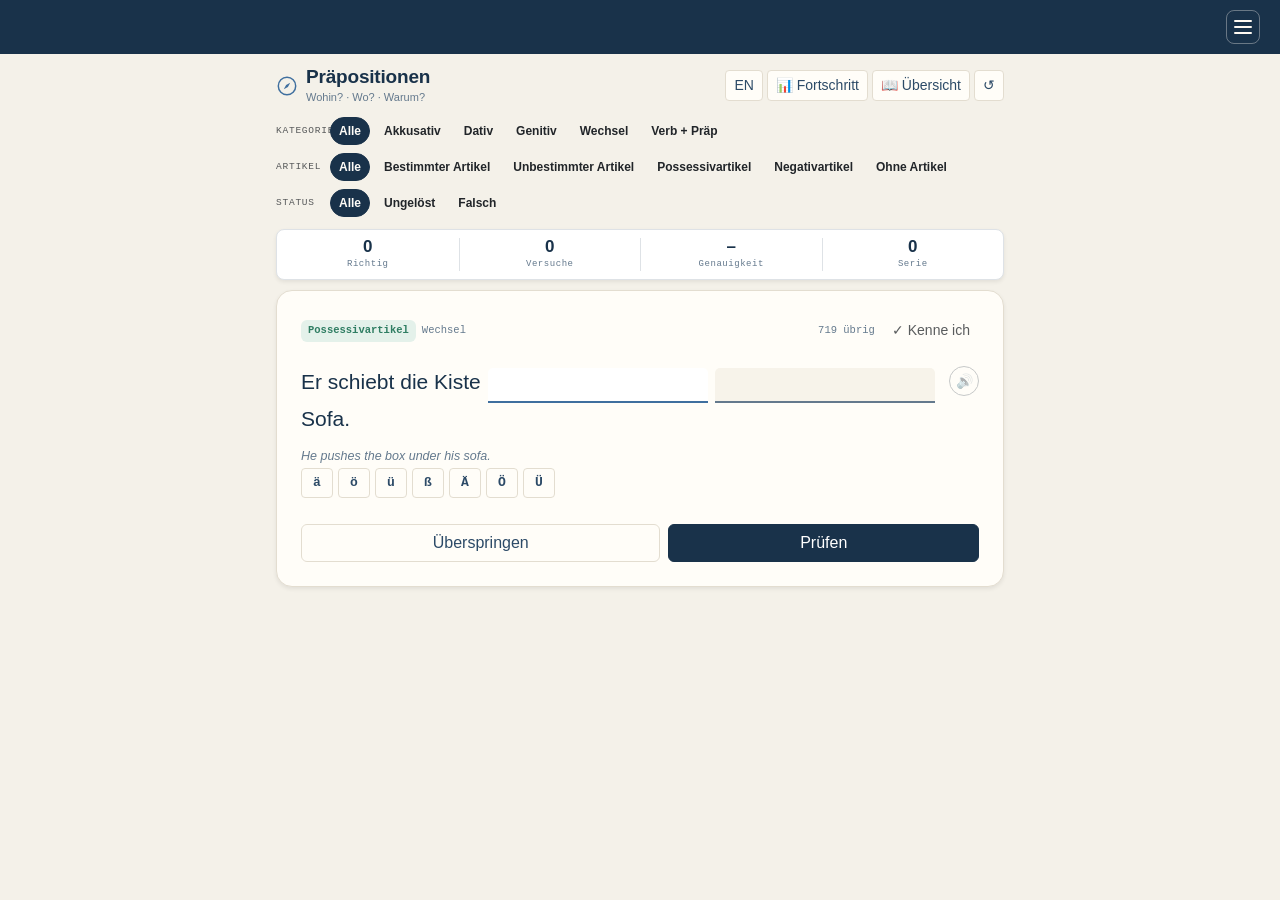
<file: apps/prep.html>
<!DOCTYPE html>
<html lang="de">
<head>
<meta charset="UTF-8">
<meta name="viewport" content="width=device-width, initial-scale=1.0, maximum-scale=1">
<title>Präpositionen Trainer</title>
<link href="https://cdn.jsdelivr.net/npm/bootstrap@5.3.3/dist/css/bootstrap.min.css" rel="stylesheet">
<link rel="stylesheet" href="../shared/theme.css">
<style>
  :root{
    --bg:var(--du-paper);
    --surface:var(--du-surface);
    --surface-2:var(--du-surface-2);
    --border:var(--du-line);
    --text:var(--du-ink);
    --text-muted:var(--du-ink-soft);
    --text-dim:var(--du-muted);
    --akk:#a8632a;
    --akk-dim:#f7e9db;
    --dat:var(--du-der);
    --dat-dim:#e4eef6;
    --wechsel:#75652f;
    --gen:#7A4FA0;
    --gen-dim:#F0E6F7;
    --success:var(--du-success);
    --success-dim:#e4f1ea;
    --error:var(--du-danger);
    --error-dim:#f8e8e5;
  }
  html,body{height:100%;}
  body{
    background:var(--bg);
    color:var(--text);
    font-family:var(--du-font);
    -webkit-font-smoothing:antialiased;
    height:100dvh;
    display:flex;
    flex-direction:column;
    overflow:hidden;
  }
  .app{
    max-width:760px;width:100%;margin:0 auto;
    flex:1;
    padding:12px 16px;
    display:flex;flex-direction:column;
    gap:10px;
    min-height:0;
  }


  /* BRAND */
  .brand{display:flex;align-items:center;gap:8px;min-width:0;flex:1 1 auto;}
  /* the inner wrapper needs min-width:0 too, or the nowrap h1 inside it
     refuses to shrink and the button group lands on top of the title */
  .brand > div{min-width:0;}
  .compass{display:inline-flex;width:22px;height:22px;flex-shrink:0;color:var(--dat);}
  .brand h1{
    font-family:var(--du-font);font-weight:700;font-size:19px;margin:0;
    letter-spacing:-0.01em;color:var(--text);white-space:nowrap;overflow:hidden;text-overflow:ellipsis;
  }
  .brand .sub{font-size:11px;color:var(--text-dim);white-space:nowrap;overflow:hidden;text-overflow:ellipsis;}

  /* FILTERS */
  .filter-label{
    font-family:var(--du-mono);font-size:9.5px;letter-spacing:0.08em;
    width:46px;flex-shrink:0;
  }
  .chips{
    display:flex;gap:5px;overflow-x:auto;flex:1;min-width:0;
    scrollbar-width:none;padding:2px 0;
  }
  .chips::-webkit-scrollbar{display:none;}
  .chip{
    font-family:var(--du-font);font-size:12px;font-weight:600;
    white-space:nowrap;flex-shrink:0;
  }
  .chip.active{background:var(--text);color:var(--surface);border-color:var(--text);}

  /* STATS BAR */
  .stat-num{font-family:var(--du-font);font-weight:700;font-size:17px;line-height:1.1;color:var(--text);}
  .stat-label{font-size:9px;font-family:var(--du-mono);letter-spacing:0.06em;color:var(--text-dim);margin-top:1px;}

  /* CARD */
  #card{background:var(--surface);border:1px solid var(--border);flex:0 1 auto;min-height:0;overflow-y:auto;}
  .tag-row{display:flex;gap:6px;align-items:center;flex-wrap:wrap;}
  .art-tag{
    font-family:var(--du-mono);font-size:10.5px;font-weight:600;
    padding:3px 7px;border-radius:6px;
  }
  .art-tag.bestimmt{background:var(--dat-dim);color:var(--dat);}
  .art-tag.unbestimmt{background:var(--gen-dim);color:var(--gen);}
  .art-tag.possessiv{background:var(--success-dim);color:var(--success);}
  .art-tag.negativ{background:var(--error-dim);color:var(--error);}
  .art-tag.ohne{background:var(--akk-dim);color:var(--akk);}
  .cat-tag{font-family:var(--du-mono);font-size:10.5px;color:var(--text-dim);}
  .remaining{font-family:var(--du-mono);font-size:10.5px;color:var(--text-dim);white-space:nowrap;}

  .sentence-row{display:flex;align-items:flex-start;gap:8px;margin:4px 0 12px;}
  .sentence{flex:1;font-size:clamp(17px,4vw,21px);line-height:1.5;font-weight:500;color:var(--text);}
  .pronunciation-btn{width:30px;height:30px;min-width:30px;padding:0;border-radius:50%;font-size:14px;line-height:1;}
  .pronunciation-btn:disabled{opacity:.38;cursor:not-allowed;}
  .blank-input{
    font-family:var(--du-mono);font-size:0.92em;font-weight:600;
    margin:0 1px;
    background:var(--surface-2);border:none;border-bottom:2.5px solid var(--text-dim);
    color:var(--text);padding:2px 6px;width:auto;min-width:90px;max-width:220px;
    text-align:center;outline:none;border-radius:5px 5px 0 0;
    transition:border-color .15s ease, background .15s ease;
  }
  .blank-input:focus{border-color:var(--dat);background:#fff;}
  .blank-input.correct{border-color:var(--success);background:var(--success-dim);color:var(--success);}
  .blank-input.incorrect{border-color:var(--error);background:var(--error-dim);color:var(--error);}
  .blank-input:disabled{opacity:1;}

  .translation{font-size:12.5px;color:var(--text-dim);font-style:italic;margin-bottom:2px;}

  .feedback{display:none;margin-top:10px;padding:11px 14px;border-radius:10px;border:1px solid var(--border);flex-shrink:0;}
  .feedback.show{display:block;}
  .feedback.correct{background:var(--success-dim);border-color:var(--success);}
  .feedback.incorrect{background:var(--error-dim);border-color:var(--error);}
  .feedback-head{display:flex;align-items:center;gap:8px;font-family:var(--du-font);font-weight:700;font-size:14px;margin-bottom:5px;flex-wrap:wrap;}
  .feedback.correct .feedback-head{color:var(--success);}
  .feedback.incorrect .feedback-head{color:var(--error);}
  .case-badge{font-family:var(--du-mono);font-size:10.5px;font-weight:600;padding:3px 9px;letter-spacing:0.02em;}
  .case-badge.Akkusativ{background:var(--akk-dim);color:var(--akk);}
  .case-badge.Dativ{background:var(--dat-dim);color:var(--dat);}
  .case-badge.Genitiv{background:var(--gen-dim);color:var(--gen);}
  .answer-line{font-size:13px;color:var(--text-muted);margin-bottom:5px;}
  .answer-line b{color:var(--text);font-family:var(--du-mono);}
  .explanation{font-size:12.5px;color:var(--text-muted);line-height:1.45;}

  .empty-state{text-align:center;padding:30px 20px;color:var(--text-muted);margin:auto;}
  .empty-state .compass{width:28px;height:28px;margin-bottom:12px;opacity:0.5;}

  /* REFERENCE / PROGRESS MODALS */
  .ref-section{padding:12px 0;border-top:1px solid var(--border);}
  .ref-section:first-child{border-top:none;}
  .ref-section-head{
    display:flex;align-items:center;gap:7px;
    font-family:var(--du-font);font-weight:700;font-size:14.5px;
    margin-bottom:5px;color:var(--text);
  }
  .ref-note{font-size:12px;color:var(--text-dim);line-height:1.5;margin-bottom:9px;}
  .ref-note b{color:var(--text-muted);}
  .ref-tags{display:flex;flex-wrap:wrap;gap:6px;}
  .ref-tab-nav{display:flex;flex-wrap:wrap;gap:6px;margin:0 0 12px;padding-bottom:10px;border-bottom:1px solid var(--border);}
  .ref-tab{
    border:1px solid var(--border);border-radius:999px;background:var(--surface);color:var(--text-muted);
    font-family:var(--du-font);font-size:12px;font-weight:700;padding:5px 10px;line-height:1.2;
  }
  .ref-tab[aria-selected="true"]{background:var(--text);border-color:var(--text);color:var(--surface);}
  .ref-tag{
    font-family:var(--du-mono);font-size:12px;font-weight:600;
    padding:5px 10px;cursor:default;
  }
  .ref-tag.akk{background:var(--akk-dim);color:var(--akk);}
  .ref-tag.dat{background:var(--dat-dim);color:var(--dat);}
  .ref-tag.gen{background:var(--gen-dim);color:var(--gen);}
  .ref-tag.wechsel{background:var(--surface-2);color:var(--text);}

  .prog-row{padding:11px 0;border-top:1px solid var(--border);cursor:pointer;}
  .prog-row:first-of-type{border-top:none;}
  .prog-row:hover .prog-name{text-decoration:underline;}
  .prog-name{font-family:var(--du-font);font-weight:700;font-size:14.5px;color:var(--text);}
  .prog-count{font-family:var(--du-mono);font-size:11.5px;color:var(--text-dim);}
  .prog-detail{
    font-family:var(--du-mono);font-size:10.5px;color:var(--text-dim);margin-top:5px;
    display:flex;gap:10px;
  }
  .prog-detail span.c{color:var(--success);}
  .prog-detail span.w{color:var(--error);}
  #modalBody.show-meanings .ref-tag::after{
    content:" — " attr(data-meaning);
    font-family:var(--du-font);font-weight:400;font-style:italic;opacity:0.75;
  }
  .ref-wohin-wo{display:flex;gap:10px;margin-bottom:9px;flex-wrap:wrap;}
  .ref-wohin-wo div{flex:1;min-width:120px;font-size:11.5px;background:var(--surface-2);border-radius:8px;padding:7px 9px;}
  .ref-wohin-wo .lbl{font-family:var(--du-mono);font-weight:600;display:block;margin-bottom:2px;}
  .ref-wohin-wo .akkl .lbl{color:var(--akk);}
  .ref-wohin-wo .datl .lbl{color:var(--dat);}
  .dot{width:8px;height:8px;border-radius:50%;flex-shrink:0;display:inline-block;}
  .dot.akk{background:var(--akk);}
  .dot.dat{background:var(--dat);}
  .dot.gen{background:var(--gen);}

  /* PREPOSITION + ARTICLE CONTRACTIONS */
  .contraction-note{font-size:12px;color:var(--text-dim);line-height:1.45;margin-bottom:9px;}
  .contraction-table-wrap{overflow-x:auto;border:1px solid var(--border);border-radius:9px;}
  .contraction-table{width:100%;min-width:570px;border-collapse:collapse;font-size:12px;}
  .contraction-table th,.contraction-table td{padding:8px 9px;border-right:1px solid var(--border);border-bottom:1px solid var(--border);vertical-align:middle;text-align:center;}
  .contraction-table th:last-child,.contraction-table td:last-child{border-right:none;}
  .contraction-table tr:last-child td{border-bottom:none;}
  .contraction-table th{background:var(--surface-2);font-family:var(--du-mono);font-size:10px;letter-spacing:.03em;color:var(--text-muted);}
  .contraction-table td:first-child{font-weight:700;text-align:left;background:color-mix(in srgb,var(--surface-2) 55%,transparent);}
  .contraction-table em{font-size:11px;color:var(--text-dim);}
  .contraction{font-family:var(--du-mono);font-weight:700;color:var(--dat);white-space:nowrap;}
  .contraction.akk{color:var(--akk);}
  .contraction-group-title{display:block;margin:8px 0 3px;font-family:var(--du-font);font-size:10px;font-weight:800;letter-spacing:.04em;text-transform:uppercase;}
  .contraction-group-title:first-child{margin-top:0;}
  .contraction-group-title.akk{color:var(--akk);}
  .contraction-group-title.dat{color:var(--dat);}
  .contraction-group-title.wechsel{color:var(--wechsel);}
  .contraction-wechsel{display:block;font-family:var(--du-mono);font-size:10.5px;font-weight:700;font-style:normal;line-height:1.4;color:var(--wechsel);}

  /* UMLAUT TOOLBAR */
  .umlaut-bar{display:flex;gap:5px;flex-wrap:wrap;margin:0 0 10px;flex-shrink:0;}
  .umlaut-btn{
    font-family:var(--du-mono);font-weight:600;font-size:13px;
    width:32px;height:30px;padding:0;
  }

  @media (max-width:560px){
    /* the four toolbar buttons need a full line of their own down here,
       otherwise they squeeze the title down to a couple of letters */
    .app-header{flex-wrap:wrap;}
    .brand{flex:1 1 100%;}
    .app-header > .d-flex{flex:1 1 100%;justify-content:flex-end;}
  }
  @media (max-width:480px){
    .app{padding:10px 12px;gap:8px;}
    .brand h1{font-size:17px;}
    .brand .sub{display:none;}
    .filter-label{width:40px;}
    .stat-num{font-size:16px;}
  }
  @media (max-height:640px){
    .brand .sub{display:none;}
    .sentence{margin:2px 0 6px;}
  }
  @media (prefers-reduced-motion: reduce){ *{transition:none !important;} }
</style>
</head>
<body>
<nav class="site-navbar" aria-label="Practice activities">
  <button class="site-nav-toggle" id="siteNavToggle" type="button" aria-expanded="false" aria-controls="siteNavLinks" aria-label="Toggle navigation"><span></span><span></span><span></span></button>
  <div class="site-links" id="siteNavLinks">
    <a class="site-link" href="pronunciation.html">Pronunciation Practice</a>
    <a class="site-link" href="vocab.html">Dictionary</a>
    <a class="site-link" href="particles.html">Modal Particles &amp; Fillers</a>
    <a class="site-link" href="articles.html">Article Trainer</a>
    <a class="site-link" href="verbs.html">German Verbs</a>
    <a class="site-link" href="pronouns.html">Pronoun Practice</a>
    <a class="site-link active" href="prep.html">Preposition Practice</a>
    <a class="site-link" href="translation.html">Translation Practice</a>
  </div>
</nav>
<script>if (window.top !== window.self) document.currentScript.previousElementSibling.style.display = "none";</script>
<script>(function () { var t = document.getElementById('siteNavToggle'), l = document.getElementById('siteNavLinks'); if (!t || !l) return; t.addEventListener('click', function () { var open = l.classList.toggle('is-open'); t.classList.toggle('is-active', open); t.setAttribute('aria-expanded', open ? 'true' : 'false'); }); })();</script>
<div class="app">

  <div class="app-header d-flex justify-content-between align-items-center flex-shrink-0 gap-2">
    <div class="brand">
      <svg class="compass" viewBox="0 0 24 24" fill="none">
        <circle cx="12" cy="12" r="9.5" stroke="currentColor" stroke-width="1.6"/>
        <path d="M15.5 8.5L13 13L8.5 15.5L11 11L15.5 8.5Z" fill="currentColor"/>
      </svg>
      <div>
        <h1 id="appTitle">Präpositionen</h1>
        <div class="sub" id="appSubtitle">Wohin? · Wo? · Warum?</div>
      </div>
    </div>
    <div class="d-flex gap-1 flex-shrink-0">
      <button class="btn btn-sm btn-outline-secondary" id="langToggle" title="Switch language">EN</button>
      <button class="btn btn-sm btn-outline-secondary" id="progressToggle">📊 <span id="progressBtnLabel">Fortschritt</span></button>
      <button class="btn btn-sm btn-outline-secondary" id="refToggle">📖 <span id="refBtnLabel">Übersicht</span></button>
      <button class="btn btn-sm btn-outline-secondary" id="resetProgress" title="Fortschritt zurücksetzen">↺</button>
    </div>
  </div>

  <div class="d-flex flex-column gap-1 flex-shrink-0">
    <div class="d-flex align-items-center gap-2">
      <div class="filter-label text-uppercase text-muted" id="labelCategory">Kategorie</div>
      <div class="chips" id="catChips"></div>
    </div>
    <div class="d-flex align-items-center gap-2">
      <div class="filter-label text-uppercase text-muted" id="labelArtikel">Artikel</div>
      <div class="chips" id="artikelChips"></div>
    </div>
    <div class="d-flex align-items-center gap-2">
      <div class="filter-label text-uppercase text-muted" id="labelStatus">Status</div>
      <div class="chips" id="statusChips"></div>
    </div>
  </div>

  <div class="row row-cols-4 g-0 text-center bg-white border rounded-3 shadow-sm py-2 flex-shrink-0">
    <div class="col"><div class="stat-num" id="statCorrect">0</div><div class="stat-label" id="labelStatCorrect">Richtig</div></div>
    <div class="col border-start"><div class="stat-num" id="statTotal">0</div><div class="stat-label" id="labelStatTotal">Versuche</div></div>
    <div class="col border-start"><div class="stat-num" id="statAcc">–</div><div class="stat-label" id="labelStatAcc">Genauigkeit</div></div>
    <div class="col border-start"><div class="stat-num" id="statStreak">0</div><div class="stat-label" id="labelStatStreak">Serie</div></div>
  </div>

  <div class="rounded-4 shadow-sm p-3 p-md-4 d-flex flex-column" id="card"></div>

</div>

<!-- REFERENCE MODAL -->
<div class="modal fade" id="refModal" tabindex="-1" aria-labelledby="modalTitleText" aria-hidden="true">
  <div class="modal-dialog modal-dialog-scrollable modal-lg">
    <div class="modal-content">
      <div class="modal-header">
        <h2 class="modal-title h5" id="modalTitleText">Alle Präpositionen</h2>
        <div class="form-check form-switch d-flex align-items-center gap-2 ms-auto me-2 mb-0">
          <input class="form-check-input" type="checkbox" role="switch" id="meaningToggle">
          <label class="form-check-label small fw-semibold text-muted mb-0" for="meaningToggle"><span id="meaningToggleLabel">Bedeutungen</span></label>
        </div>
        <button type="button" class="btn-close" data-bs-dismiss="modal" aria-label="Close"></button>
      </div>
      <div class="modal-body" id="modalBody">
        <div class="ref-tab-nav" role="tablist" aria-label="Reference topics">
          <button class="ref-tab" id="prepositionsTab" type="button" role="tab" aria-selected="true" aria-controls="prepositionsReference" data-ref-tab="prepositions">Präpositionen</button>
          <button class="ref-tab" id="contractionsTab" type="button" role="tab" aria-selected="false" aria-controls="contractionsReference" data-ref-tab="contractions">Präposition-Artikel-Verschmelzungen</button>
        </div>

        <section class="ref-section" id="prepositionsReference" data-ref-panel="prepositions" role="tabpanel" aria-labelledby="prepositionsTab">
          <div class="ref-section-head"><span class="dot akk"></span><span id="sectionAkkTitle">Akkusativ</span></div>
          <div class="ref-note" id="noteAkkText">Immer Akkusativ. Merkhilfe: <b>D·O·G·F·U·B</b> — Durch, Ohne, Gegen, Für, Um, Bis.</div>
          <div class="ref-tags">
            <span class="ref-tag akk badge rounded-pill" data-meaning="until, by">bis</span>
            <span class="ref-tag akk badge rounded-pill" data-meaning="through, across">durch</span>
            <span class="ref-tag akk badge rounded-pill" data-meaning="for">für</span>
            <span class="ref-tag akk badge rounded-pill" data-meaning="against, towards">gegen</span>
            <span class="ref-tag akk badge rounded-pill" data-meaning="without">ohne</span>
            <span class="ref-tag akk badge rounded-pill" data-meaning="around, at (time)">um</span>
            <span class="ref-tag akk badge rounded-pill" data-meaning="against">wider</span>
            <span class="ref-tag akk badge rounded-pill" data-meaning="along (after the noun)" title="steht meist nach dem Nomen">entlang*</span>
          </div>
        </section>

        <section class="ref-section" data-ref-panel="prepositions">
          <div class="ref-section-head"><span class="dot dat"></span><span id="sectionDatTitle">Dativ</span></div>
          <div class="ref-note" id="noteDatText">Immer Dativ. Merkhilfe: <b>aus, bei, mit, nach, seit, von, zu, gegenüber</b>.</div>
          <div class="ref-tags">
            <span class="ref-tag dat badge rounded-pill" data-meaning="from, as of">ab</span>
            <span class="ref-tag dat badge rounded-pill" data-meaning="out of, from">aus</span>
            <span class="ref-tag dat badge rounded-pill" data-meaning="except for, besides">außer</span>
            <span class="ref-tag dat badge rounded-pill" data-meaning="at, near, with">bei</span>
            <span class="ref-tag dat badge rounded-pill" data-meaning="opposite, across from" title="steht oft nach dem Nomen">gegenüber*</span>
            <span class="ref-tag dat badge rounded-pill" data-meaning="with, by (means of)">mit</span>
            <span class="ref-tag dat badge rounded-pill" data-meaning="after, to (cities/countries)">nach</span>
            <span class="ref-tag dat badge rounded-pill" data-meaning="since, for (duration)">seit</span>
            <span class="ref-tag dat badge rounded-pill" data-meaning="from, of, by">von</span>
            <span class="ref-tag dat badge rounded-pill" data-meaning="to, at">zu</span>
          </div>
        </section>

        <section class="ref-section" data-ref-panel="prepositions">
          <div class="ref-section-head" id="sectionWechselTitle">Wechselpräpositionen</div>
          <div class="ref-wohin-wo">
            <div class="akkl"><span class="lbl" id="wohinLabel">Wohin? → Akkusativ</span><span id="wohinDesc">Bewegung zu einem Ziel</span></div>
            <div class="datl"><span class="lbl" id="woLabel">Wo? → Dativ</span><span id="woDesc">Feste Position, kein Ziel</span></div>
          </div>
          <div class="ref-tags">
            <span class="ref-tag wechsel badge rounded-pill" data-meaning="on (vertical), at, by">an</span>
            <span class="ref-tag wechsel badge rounded-pill" data-meaning="on top of (horizontal)">auf</span>
            <span class="ref-tag wechsel badge rounded-pill" data-meaning="behind">hinter</span>
            <span class="ref-tag wechsel badge rounded-pill" data-meaning="in, into, inside">in</span>
            <span class="ref-tag wechsel badge rounded-pill" data-meaning="next to, beside">neben</span>
            <span class="ref-tag wechsel badge rounded-pill" data-meaning="over, above, across">über</span>
            <span class="ref-tag wechsel badge rounded-pill" data-meaning="under, beneath, among">unter</span>
            <span class="ref-tag wechsel badge rounded-pill" data-meaning="in front of, before">vor</span>
            <span class="ref-tag wechsel badge rounded-pill" data-meaning="between">zwischen</span>
          </div>
        </section>

        <section class="ref-section" id="contractionsReference" data-ref-panel="contractions" role="tabpanel" aria-labelledby="contractionsTab" hidden>
          <div class="ref-section-head" id="sectionContractionsTitle">Präposition-Artikel-Verschmelzungen</div>
          <div class="contraction-note" id="noteContractionsText">Häufige Kurzformen von Präposition + bestimmtem Artikel. Nach rechts scrollen, um die ganze Tabelle zu sehen.</div>
          <div class="contraction-table-wrap">
            <table class="contraction-table" aria-describedby="noteContractionsText">
              <thead>
                <tr>
                  <th id="contractionGenderHead">Genus</th>
                  <th id="contractionNomHead">Nominativ</th>
                  <th id="contractionAccHead">Akkusativ</th>
                  <th id="contractionDatHead">Dativ</th>
                  <th id="contractionGenHead">Genitiv</th>
                </tr>
              </thead>
              <tbody>
                <tr>
                  <td id="contractionMasc">Maskulin</td><td>der</td><td>den</td>
                  <td><span class="contraction-group-title dat" data-contraction-label="dative">Dativpräpositionen</span><span class="contraction">bei dem → beim</span><br><span class="contraction">von dem → vom</span><br><span class="contraction">zu dem → zum</span><span class="contraction-group-title wechsel" data-contraction-label="twoWay">Wechselpräpositionen</span><span class="contraction-wechsel">an dem → am</span><span class="contraction-wechsel">in dem → im</span></td><td>des</td>
                </tr>
                <tr>
                  <td id="contractionFem">Feminin</td><td>die</td><td>die</td>
                  <td><span class="contraction">zu der → zur</span></td><td>der</td>
                </tr>
                <tr>
                  <td id="contractionNeut">Neutrum</td><td>das</td>
                  <td><span class="contraction-group-title akk" data-contraction-label="accusative">Akkusativpräpositionen</span><span class="contraction akk">durch das → durchs</span><br><span class="contraction akk">für das → fürs</span><br><span class="contraction akk">um das → ums</span><span class="contraction-group-title wechsel" data-contraction-label="twoWay">Wechselpräpositionen</span><span class="contraction-wechsel">an das → ans</span><span class="contraction-wechsel">auf das → aufs</span><span class="contraction-wechsel">in das → ins</span><span class="contraction-wechsel">über das → übers</span><span class="contraction-wechsel">unter das → unters</span><span class="contraction-wechsel">vor das → vors</span></td>
                  <td><span class="contraction-group-title dat" data-contraction-label="dative">Dativpräpositionen</span><span class="contraction">bei dem → beim</span><br><span class="contraction">von dem → vom</span><br><span class="contraction">zu dem → zum</span><span class="contraction-group-title wechsel" data-contraction-label="twoWay">Wechselpräpositionen</span><span class="contraction-wechsel">an dem → am</span><span class="contraction-wechsel">in dem → im</span></td><td>des</td>
                </tr>
                <tr>
                  <td id="contractionPlural">Plural</td><td>die</td><td>die</td><td>den</td><td>der</td>
                </tr>
              </tbody>
            </table>
          </div>
        </section>

        <section class="ref-section" data-ref-panel="prepositions">
          <div class="ref-section-head"><span class="dot gen"></span><span id="sectionGenTitle">Genitiv</span></div>
          <div class="ref-note" id="noteGenText">Formell Genitiv — in der Umgangssprache oft mit Dativ.</div>
          <div class="ref-tags">
            <span class="ref-tag gen badge rounded-pill" data-meaning="outside of">außerhalb</span>
            <span class="ref-tag gen badge rounded-pill" data-meaning="inside of, within">innerhalb</span>
            <span class="ref-tag gen badge rounded-pill" data-meaning="on account of">aufgrund</span>
            <span class="ref-tag gen badge rounded-pill" data-meaning="as a result of">infolge</span>
            <span class="ref-tag gen badge rounded-pill" data-meaning="above">oberhalb</span>
            <span class="ref-tag gen badge rounded-pill" data-meaning="below">unterhalb</span>
            <span class="ref-tag gen badge rounded-pill" data-meaning="instead of">statt / anstatt</span>
            <span class="ref-tag gen badge rounded-pill" data-meaning="despite, in spite of">trotz</span>
            <span class="ref-tag gen badge rounded-pill" data-meaning="during">während</span>
            <span class="ref-tag gen badge rounded-pill" data-meaning="because of">wegen</span>
          </div>
        </section>

      </div>
    </div>
  </div>
</div>

<!-- PROGRESS MODAL -->
<div class="modal fade" id="progressModal" tabindex="-1" aria-labelledby="progressTitleText" aria-hidden="true">
  <div class="modal-dialog modal-dialog-scrollable">
    <div class="modal-content">
      <div class="modal-header">
        <h2 class="modal-title h5" id="progressTitleText">Fortschritt</h2>
        <button type="button" class="btn-close" data-bs-dismiss="modal" aria-label="Close"></button>
      </div>
      <div class="modal-body" id="progressBody"></div>
    </div>
  </div>
</div>

<script src="https://cdn.jsdelivr.net/npm/bootstrap@5.3.3/dist/js/bootstrap.bundle.min.js"></script>
<script>function loadJson(path){var request=new XMLHttpRequest();request.open("GET",path,false);request.send(null);if(request.status!==200 && request.status!==0){throw new Error("Could not load " + path);}return JSON.parse(request.responseText);}</script><script>
/* ============================================================
   DATA
   Each item: id, level (A1-C2), category (akk/dat/gen/wechsel/verb),
   mode ("mit" = preposition + declined article, "ohne" = preposition
   alone, before a pronoun/proper noun/mass noun that needs no article),
   case (Akkusativ/Dativ/Genitiv), prep (display label),
   before / after (sentence text around the blank),
   ans (array of accepted answers, case-insensitive),
   tr (English translation), ex (explanation)
   ============================================================ */
const DATA = loadJson("../data/prepositions.json");

/* ============================================================
   UI STRINGS (bilingual interface)
   ============================================================ */
const STRINGS = {
  de: {
    appTitle:"Präpositionen", appSubtitle:"Wohin? · Wo? · Warum?",
    refBtnLabel:"Übersicht", resetTitle:"Fortschritt zurücksetzen",
    labelCategory:"Kategorie", labelArtikel:"Artikel",
    catAll:"Alle", catAkk:"Akkusativ", catDat:"Dativ", catGen:"Genitiv", catWechsel:"Wechsel", catVerb:"Verb + Präp",
    artAll:"Alle", artBestimmt:"Bestimmter Artikel", artUnbestimmt:"Unbestimmter Artikel", artPossessiv:"Possessivartikel", artNegativ:"Negativartikel", artOhne:"Ohne Artikel",
    labelStatCorrect:"Richtig", labelStatTotal:"Versuche", labelStatAcc:"Genauigkeit", labelStatStreak:"Serie",
    remaining:n=>`${n} übrig`,
    knownBtn:"✓ Kenne ich", skipBtn:"Überspringen", checkBtn:"Prüfen", nextBtn:"Weiter →",
    correctLabel:"✓ Richtig", incorrectLabel:"✕ Nicht ganz", correctPrefix:"Richtig:",
    emptyTitle:"Nichts zu üben", emptyBody:"Alle Sätze in dieser Auswahl sind als bekannt markiert, oder kein Satz passt zu den Filtern.",
    modalTitleText:"Übersicht", meaningToggleLabel:"Bedeutungen", tabPrepositions:"Präpositionen", tabContractions:"Präposition-Artikel-Verschmelzungen",
    resetConfirm:"Gesamten Fortschritt zurücksetzen? Dies kann nicht rückgängig gemacht werden.",
    sectionAkkTitle:"Akkusativ", sectionDatTitle:"Dativ", sectionWechselTitle:"Wechselpräpositionen", sectionContractionsTitle:"Präposition-Artikel-Verschmelzungen", sectionGenTitle:"Genitiv",
    noteContractionsText:"Häufige Kurzformen von Präposition + bestimmtem Artikel. Nach rechts scrollen, um die ganze Tabelle zu sehen.",
    contractionGenderHead:"Genus", contractionNomHead:"Nominativ", contractionAccHead:"Akkusativ", contractionDatHead:"Dativ", contractionGenHead:"Genitiv",
    contractionMasc:"Maskulin", contractionFem:"Feminin", contractionNeut:"Neutrum", contractionPlural:"Plural",
    contractionAccusativePrepsTitle:"Akkusativpräpositionen", contractionDativePrepsTitle:"Dativpräpositionen", contractionTwoWayPrepsTitle:"Wechselpräpositionen",
    noteAkkText:'Immer Akkusativ. Merkhilfe: <b>D·O·G·F·U·B</b> — Durch, Ohne, Gegen, Für, Um, Bis.',
    noteDatText:'Immer Dativ. Merkhilfe: <b>aus, bei, mit, nach, seit, von, zu, gegenüber</b>.',
    noteGenText:"Formell Genitiv — in der Umgangssprache oft mit Dativ.",
    wohinLabel:"Wohin? → Akkusativ", wohinDesc:"Bewegung zu einem Ziel",
    woLabel:"Wo? → Dativ", woDesc:"Feste Position, kein Ziel",
    langToggleLabel:"EN",
    labelStatus:"Status", statusAll:"Alle", statusUnsolved:"Ungelöst", statusWrong:"Falsch",
    progressBtnLabel:"Fortschritt", progressTitleText:"Fortschritt",
    progOverall:"Gesamt", progTotal:"gesamt", progCorrect:"richtig", progWrong:"falsch", progUnsolved:"offen",
  },
  en: {
    appTitle:"Prepositions", appSubtitle:"Where to? · Where? · Why?",
    refBtnLabel:"Overview", resetTitle:"Reset progress",
    labelCategory:"Category", labelArtikel:"Article",
    catAll:"All", catAkk:"Accusative", catDat:"Dative", catGen:"Genitive", catWechsel:"Two-way", catVerb:"Verb + Prep",
    artAll:"All", artBestimmt:"Definite article", artUnbestimmt:"Indefinite article", artPossessiv:"Possessive article", artNegativ:"Negative article", artOhne:"No article",
    labelStatCorrect:"Correct", labelStatTotal:"Attempts", labelStatAcc:"Accuracy", labelStatStreak:"Streak",
    remaining:n=>`${n} left`,
    knownBtn:"✓ I know this", skipBtn:"Skip", checkBtn:"Check", nextBtn:"Next →",
    correctLabel:"✓ Correct", incorrectLabel:"✕ Not quite", correctPrefix:"Correct:",
    emptyTitle:"Nothing to practice", emptyBody:"All sentences in this selection are marked known, or none match the current filters.",
    modalTitleText:"Overview", meaningToggleLabel:"Meanings", tabPrepositions:"Prepositions", tabContractions:"Preposition–article contractions",
    resetConfirm:"Reset all progress? This cannot be undone.",
    sectionAkkTitle:"Accusative", sectionDatTitle:"Dative", sectionWechselTitle:"Two-way prepositions", sectionContractionsTitle:"Preposition–article contractions", sectionGenTitle:"Genitive",
    noteContractionsText:"Common short forms of a preposition + definite article. Scroll right to see the full table.",
    contractionGenderHead:"Gender", contractionNomHead:"Nominative", contractionAccHead:"Accusative", contractionDatHead:"Dative", contractionGenHead:"Genitive",
    contractionMasc:"Masculine", contractionFem:"Feminine", contractionNeut:"Neuter", contractionPlural:"Plural",
    contractionAccusativePrepsTitle:"Accusative prepositions", contractionDativePrepsTitle:"Dative prepositions", contractionTwoWayPrepsTitle:"Two-way prepositions",
    noteAkkText:'Always accusative. Mnemonic: <b>D·O·G·F·U·B</b> — Durch, Ohne, Gegen, Für, Um, Bis.',
    noteDatText:'Always dative. Mnemonic: <b>aus, bei, mit, nach, seit, von, zu, gegenüber</b>.',
    noteGenText:"Formally genitive — often replaced by dative in everyday speech.",
    wohinLabel:"Where to? → Accusative", wohinDesc:"Movement toward a destination",
    woLabel:"Where? → Dative", woDesc:"Fixed position, no destination",
    langToggleLabel:"DE",
    labelStatus:"Status", statusAll:"All", statusUnsolved:"Unsolved", statusWrong:"Mistaken",
    progressBtnLabel:"Progress", progressTitleText:"Progress",
    progOverall:"Overall", progTotal:"total", progCorrect:"correct", progWrong:"wrong", progUnsolved:"unsolved",
  },
};
function t(key){ return STRINGS[uiLang][key]; }

const CATS = [
  {id:"all",key:"catAll"},
  {id:"akk",key:"catAkk"},
  {id:"dat",key:"catDat"},
  {id:"gen",key:"catGen"},
  {id:"wechsel",key:"catWechsel"},
  {id:"verb",key:"catVerb"},
];
const ARTIKELTYPEN = [
  {id:"all",key:"artAll"},
  {id:"bestimmt",key:"artBestimmt"},
  {id:"unbestimmt",key:"artUnbestimmt"},
  {id:"possessiv",key:"artPossessiv"},
  {id:"negativ",key:"artNegativ"},
  {id:"ohne",key:"artOhne"},
];
const STATUSES = [
  {id:"all",key:"statusAll"},
  {id:"unsolved",key:"statusUnsolved"},
  {id:"wrong",key:"statusWrong"},
];

/* ============================================================
   STATE / STORAGE
   ============================================================ */
const USER_SCOPE = (()=>{ try{ return localStorage.getItem("deutsch-auth-user-id") || "guest"; }catch(e){ return "guest"; } })();
const STORE_KEY = "praep_trainer_v3:" + USER_SCOPE;
function loadStore(){
  try{
    const raw = localStorage.getItem(STORE_KEY);
    if(raw) return JSON.parse(raw);
  }catch(e){}
  return {items:{}, streak:0, activeCat:"all", activeArtikel:"all", activeStatus:"all", lang:"de"};
}
function saveStore(){ localStorage.setItem(STORE_KEY, JSON.stringify(store)); }

let store = loadStore();
if(!store.items) store.items = {};
if(!store.activeCat) store.activeCat = "all";
if(!store.activeArtikel) store.activeArtikel = "all";
if(!store.activeStatus) store.activeStatus = "all";
if(typeof store.streak !== "number") store.streak = 0;
Object.values(store.items).forEach(s=>{
  if(typeof s.lastCorrect === "undefined") s.lastCorrect = s.attempts > 0 ? (s.correct > 0) : null;
});
let uiLang = store.lang === "en" ? "en" : "de";

let pool = [];
let currentIndex = 0;
let current = null;
let answered = false;
let activeInput = null;
let pronunciationAudio = null;

/* ============================================================
   HELPERS
   ============================================================ */
function normalize(s){
  return s.trim().toLowerCase().replace(/\s+/g," ");
}
function fullGermanSentence(item){
  return item.segments.map(segment => segment.blank ? segment.ans[0] : segment.text).join("").replace(/\s+/g, " ").trim();
}
function playPronunciation(){
  if(!current) return;
  if(pronunciationAudio){ pronunciationAudio.pause(); pronunciationAudio = null; }
  const button = document.getElementById("pronunciationBtn");
  if(!button || button.disabled) return;
  const sentence = fullGermanSentence(current);
  const source = "https://translate.google.com/translate_tts?ie=UTF-8&client=tw-ob&tl=de&q=" + encodeURIComponent(sentence);
  const audio = new Audio(source);
  pronunciationAudio = audio;
  button.setAttribute("aria-label", "German pronunciation is playing");
  button.title = "German pronunciation is playing";
  const resetButton = ()=>{
    if(pronunciationAudio === audio) pronunciationAudio = null;
    if(document.body.contains(button)) {
      button.setAttribute("aria-label", "Play German pronunciation");
      button.title = "Play German pronunciation";
    }
  };
  audio.addEventListener("ended", resetButton, {once:true});
  audio.addEventListener("error", resetButton, {once:true});
  audio.play().catch(resetButton);
}
function itemStat(id){
  if(!store.items[id]) store.items[id] = {correct:0, attempts:0, known:false, lastCorrect:null};
  return store.items[id];
}
function buildPool(){
  pool = DATA.filter(d=>{
    const catOk = store.activeCat === "all" || store.activeCat === d.category;
    let artOk;
    if(store.activeArtikel === "all") artOk = true;
    else if(store.activeArtikel === "ohne") artOk = d.mode === "ohne";
    else artOk = d.articleType === store.activeArtikel;
    const stat = itemStat(d.id);
    let statusOk;
    if(store.activeStatus === "all") statusOk = true;
    else if(store.activeStatus === "unsolved") statusOk = stat.attempts === 0;
    else if(store.activeStatus === "wrong") statusOk = stat.attempts > 0 && stat.lastCorrect === false;
    return catOk && artOk && statusOk && !stat.known;
  });
  for(let i=pool.length-1;i>0;i--){
    const j = Math.floor(Math.random()*(i+1));
    [pool[i],pool[j]] = [pool[j],pool[i]];
  }
  currentIndex = 0;
}

/* ============================================================
   RENDER: FILTERS
   ============================================================ */
function renderCatChips(){
  const el = document.getElementById("catChips");
  el.innerHTML = "";
  CATS.forEach(c=>{
    const chip = document.createElement("button");
    chip.type = "button";
    chip.className = "btn btn-sm rounded-pill chip" + (store.activeCat === c.id ? " active" : "");
    chip.textContent = t(c.key);
    chip.onclick = ()=>{
      store.activeCat = c.id;
      saveStore();
      renderCatChips();
      buildPool();
      renderCard();
      updateStats();
    };
    el.appendChild(chip);
  });
}
function renderArtikelChips(){
  const el = document.getElementById("artikelChips");
  el.innerHTML = "";
  ARTIKELTYPEN.forEach(m=>{
    const chip = document.createElement("button");
    chip.type = "button";
    chip.className = "btn btn-sm rounded-pill chip" + (store.activeArtikel === m.id ? " active" : "");
    chip.textContent = t(m.key);
    chip.onclick = ()=>{
      store.activeArtikel = m.id;
      saveStore();
      renderArtikelChips();
      buildPool();
      renderCard();
      updateStats();
    };
    el.appendChild(chip);
  });
}
function renderStatusChips(){
  const el = document.getElementById("statusChips");
  el.innerHTML = "";
  STATUSES.forEach(s=>{
    const chip = document.createElement("button");
    chip.type = "button";
    chip.className = "btn btn-sm rounded-pill chip" + (store.activeStatus === s.id ? " active" : "");
    chip.textContent = t(s.key);
    chip.onclick = ()=>{
      store.activeStatus = s.id;
      saveStore();
      renderStatusChips();
      buildPool();
      renderCard();
      updateStats();
    };
    el.appendChild(chip);
  });
}

/* ============================================================
   REFERENCE MODAL
   ============================================================ */
const refToggle = document.getElementById("refToggle");
const refModal = new bootstrap.Modal(document.getElementById("refModal"));
const meaningToggle = document.getElementById("meaningToggle");
const modalBody = document.getElementById("modalBody");
refToggle.onclick = ()=> refModal.show();
meaningToggle.addEventListener("change", ()=>{
  modalBody.classList.toggle("show-meanings", meaningToggle.checked);
});
function setReferenceTab(tab){
  document.querySelectorAll("[data-ref-panel]").forEach(panel=>{
    panel.hidden = panel.dataset.refPanel !== tab;
  });
  document.querySelectorAll("[data-ref-tab]").forEach(button=>{
    button.setAttribute("aria-selected", String(button.dataset.refTab === tab));
  });
  meaningToggle.closest(".form-check").hidden = tab === "contractions";
}
document.querySelectorAll("[data-ref-tab]").forEach(button=>{
  button.addEventListener("click", ()=>setReferenceTab(button.dataset.refTab));
});

/* ============================================================
   PROGRESS MODAL
   ============================================================ */
const progressToggle = document.getElementById("progressToggle");
const progressModal = new bootstrap.Modal(document.getElementById("progressModal"));
const progressBody = document.getElementById("progressBody");
progressToggle.onclick = ()=>{ renderProgress(); progressModal.show(); };

function catStats(catId){
  const items = catId ? DATA.filter(d=>d.category===catId) : DATA;
  let correct=0, wrong=0, unsolved=0;
  items.forEach(d=>{
    const s = itemStat(d.id);
    if(s.attempts === 0) unsolved++;
    else if(s.lastCorrect === true) correct++;
    else wrong++;
  });
  return { total: items.length, correct, wrong, unsolved };
}

function renderProgress(){
  const overall = catStats(null);
  let html = `
    <div class="row row-cols-4 g-0 text-center bg-light rounded-3 py-2 mb-3">
      <div class="col"><div class="stat-num">${overall.total}</div><div class="stat-label">${t("progTotal")}</div></div>
      <div class="col"><div class="stat-num" style="color:var(--success)">${overall.correct}</div><div class="stat-label">${t("progCorrect")}</div></div>
      <div class="col"><div class="stat-num" style="color:var(--error)">${overall.wrong}</div><div class="stat-label">${t("progWrong")}</div></div>
      <div class="col"><div class="stat-num">${overall.unsolved}</div><div class="stat-label">${t("progUnsolved")}</div></div>
    </div>
  `;
  CATS.filter(c=>c.id!=="all").forEach(c=>{
    const s = catStats(c.id);
    const cPct = s.total ? (s.correct/s.total*100) : 0;
    const wPct = s.total ? (s.wrong/s.total*100) : 0;
    html += `
      <div class="prog-row" data-cat="${c.id}">
        <div class="d-flex justify-content-between align-items-baseline mb-2">
          <span class="prog-name">${t(c.key)}</span>
          <span class="prog-count">${s.correct + s.wrong}/${s.total}</span>
        </div>
        <div class="progress" style="height:8px;">
          <div class="progress-bar" style="width:${cPct}%;background:var(--success);"></div>
          <div class="progress-bar" style="width:${wPct}%;background:var(--error);"></div>
        </div>
        <div class="prog-detail">
          <span class="c">${s.correct} ${t("progCorrect")}</span>
          <span class="w">${s.wrong} ${t("progWrong")}</span>
          <span>${s.unsolved} ${t("progUnsolved")}</span>
        </div>
      </div>
    `;
  });
  progressBody.innerHTML = html;
  progressBody.querySelectorAll(".prog-row").forEach(row=>{
    row.addEventListener("click", ()=>{
      store.activeCat = row.dataset.cat;
      saveStore();
      renderCatChips();
      buildPool();
      renderCard();
      updateStats();
      progressModal.hide();
    });
  });
}

/* ============================================================
   RENDER: STATS
   ============================================================ */
function updateStats(){
  let correct=0, total=0;
  Object.values(store.items).forEach(s=>{ correct+=s.correct; total+=s.attempts; });
  document.getElementById("statCorrect").textContent = correct;
  document.getElementById("statTotal").textContent = total;
  document.getElementById("statAcc").textContent = total ? Math.round(correct/total*100)+"%" : "–";
  document.getElementById("statStreak").textContent = store.streak;
  const remEl = document.getElementById("remainingLabel");
  if(remEl) remEl.textContent = t("remaining")(pool.length);
}

/* ============================================================
   RENDER: CARD
   ============================================================ */
function renderCard(){
  if(pronunciationAudio){ pronunciationAudio.pause(); pronunciationAudio = null; }
  const card = document.getElementById("card");
  if(pool.length === 0){
    card.innerHTML = `
      <div class="empty-state">
        <svg class="compass" viewBox="0 0 24 24" fill="none">
          <circle cx="12" cy="12" r="9.5" stroke="currentColor" stroke-width="1.6"/>
          <path d="M15.5 8.5L13 13L8.5 15.5L11 11L15.5 8.5Z" fill="currentColor"/>
        </svg>
        <div style="font-family:'Space Grotesk',sans-serif;font-weight:700;font-size:18px;color:var(--text);margin-bottom:6px;">${t("emptyTitle")}</div>
        <div>${t("emptyBody")}</div>
      </div>`;
    return;
  }
  if(currentIndex >= pool.length) currentIndex = 0;
  current = pool[currentIndex];
  answered = false;
  activeInput = null;

  const catLabel = t(CATS.find(c=>c.id===current.category).key);
  const artLabel = current.mode === "ohne" ? t("artOhne") : t(ARTIKELTYPEN.find(a=>a.id===current.articleType).key);
  const artClass = current.mode === "ohne" ? "ohne" : current.articleType;
  card.innerHTML = `
    <div class="d-flex justify-content-between align-items-center flex-wrap gap-2 mb-3">
      <div class="tag-row">
        <span class="art-tag ${artClass}">${artLabel}</span>
        <span class="cat-tag">${catLabel}</span>
      </div>
      <div class="d-flex align-items-center gap-2">
        <span class="remaining" id="remainingLabel">${t("remaining")(pool.length)}</span>
        <button class="btn btn-sm btn-link text-decoration-none text-muted" id="knownBtn">${t("knownBtn")}</button>
      </div>
    </div>
    <div class="sentence-row">
      <div class="sentence" id="sentenceLine"></div>
      <button class="btn btn-sm btn-outline-secondary pronunciation-btn" id="pronunciationBtn" type="button" aria-label="Play German pronunciation" title="Play German pronunciation" disabled>🔊</button>
    </div>
    <div class="translation">${current.tr}</div>
    <div class="umlaut-bar" id="umlautBar">
      ${["ä","ö","ü","ß","Ä","Ö","Ü"].map(c=>`<button type="button" class="btn btn-sm btn-outline-secondary umlaut-btn" data-ch="${c}">${c}</button>`).join("")}
    </div>
    <div class="feedback" id="feedback"></div>

    <div class="d-flex gap-2 mt-3">
      <button class="btn btn-outline-secondary flex-fill" id="skipBtn">${t("skipBtn")}</button>
      <button class="btn btn-dark flex-fill" id="checkBtn">${t("checkBtn")}</button>
    </div>
  `;

  const line = document.getElementById("sentenceLine");
  line.innerHTML = "";
  const inputs = [];
  current.segments.forEach(seg=>{
    if(seg.blank){
      const input = document.createElement("input");
      input.type = "text";
      input.className = "blank-input";
      input.dataset.blank = seg.blank;
      input.autocomplete = "off";
      input.autocapitalize = "off";
      input.spellcheck = false;
      input.addEventListener("focus", ()=>{ activeInput = input; });
      line.appendChild(input);
      inputs.push({el:input, ans:seg.ans});
    } else if(seg.text){
      line.appendChild(document.createTextNode(seg.text));
    }
  });

  document.getElementById("checkBtn").onclick = ()=>checkAnswer(inputs);
  document.getElementById("skipBtn").onclick = nextCard;
  document.getElementById("knownBtn").onclick = toggleKnown;
  document.getElementById("pronunciationBtn").onclick = playPronunciation;
  document.querySelectorAll(".umlaut-btn").forEach(btn=>{
    btn.addEventListener("click", ()=>{
      const target = activeInput || inputs[0].el;
      if(!target || target.disabled) return;
      const start = target.selectionStart ?? target.value.length;
      const end = target.selectionEnd ?? target.value.length;
      const ch = btn.dataset.ch;
      target.value = target.value.slice(0,start) + ch + target.value.slice(end);
      target.focus();
      target.setSelectionRange(start+1, start+1);
    });
  });
  inputs.forEach((inp, i)=>{
    inp.el.addEventListener("keydown", (e)=>{
      if(e.key === "Enter"){
        e.preventDefault();
        if(!answered) checkAnswer(inputs); else nextCard();
      }
    });
  });
  activeInput = inputs[0].el;
  inputs[0].el.focus();
}

const ARTIKEL_NOTES = {
  bestimmt: "Bestimmter Artikel (der/die/das) im jeweiligen Fall.",
  unbestimmt: "Unbestimmter Artikel (ein-) im jeweiligen Fall.",
  possessiv: "Possessivartikel (mein-/dein-/sein-/ihr-...) folgt der ein-Deklination.",
  negativ: "Negativartikel (kein-) folgt der ein-Deklination.",
};
function explainItem(item){
  if(item.note) return item.note;
  if(item.ex) return item.ex;
  const parts = [`${item.prep} + ${item.case}.`];
  if(item.category === "wechsel"){
    parts.push(item.case === "Akkusativ" ? "Wohin? (Bewegung) → Akkusativ." : "Wo? (Position) → Dativ.");
  }
  if(item.mode === "ohne"){
    parts.push("Ohne Artikel: Pronomen, Eigennamen und manche Stoffnamen stehen ohne Artikel.");
  } else if(ARTIKEL_NOTES[item.articleType]){
    parts.push(ARTIKEL_NOTES[item.articleType]);
  }
  return parts.join(" ");
}

function checkAnswer(inputs){
  if(answered) return;
  let allCorrect = true;
  inputs.forEach(inp=>{
    const val = normalize(inp.el.value);
    const ok = inp.ans.some(a => normalize(a) === val) && val.length>0;
    inp.el.disabled = true;
    inp.el.classList.add(ok ? "correct" : "incorrect");
    if(!ok) allCorrect = false;
  });
  answered = true;

  const stat = itemStat(current.id);
  stat.attempts += 1;
  stat.lastCorrect = allCorrect;
  if(allCorrect){
    stat.correct += 1;
    store.streak += 1;
  } else {
    store.streak = 0;
  }
  saveStore();

  const fullSentence = fullGermanSentence(current);
  const explanation = explainItem(current);

  const fb = document.getElementById("feedback");
  fb.classList.add("show", allCorrect ? "correct" : "incorrect");
  fb.innerHTML = `
    <div class="feedback-head">
      <span>${allCorrect ? t("correctLabel") : t("incorrectLabel")}</span>
      <span class="case-badge badge rounded-pill ${current.case}">${current.case}</span>
    </div>
    ${allCorrect ? "" : `<div class="answer-line">${t("correctPrefix")} <b>${fullSentence}</b></div>`}
    ${explanation ? `<div class="explanation">${explanation}</div>` : ""}
  `;

  const checkBtn = document.getElementById("checkBtn");
  checkBtn.textContent = t("nextBtn");
  checkBtn.onclick = nextCard;
  const pronunciationBtn = document.getElementById("pronunciationBtn");
  pronunciationBtn.disabled = false;
  playPronunciation();

  updateStats();
}

function nextCard(){
  currentIndex += 1;
  if(currentIndex >= pool.length){
    buildPool();
  }
  renderCard();
  updateStats();
}

function toggleKnown(){
  const stat = itemStat(current.id);
  stat.known = true;
  saveStore();
  pool = pool.filter(d=>d.id !== current.id);
  if(currentIndex >= pool.length) currentIndex = 0;
  renderCard();
  updateStats();
}

/* ============================================================
   RESET
   ============================================================ */
document.getElementById("resetProgress").onclick = ()=>{
  if(confirm(t("resetConfirm"))){
    store = {items:{}, streak:0, activeCat:"all", activeArtikel:"all", activeStatus:"all", lang:uiLang};
    saveStore();
    renderCatChips();
    renderArtikelChips();
    renderStatusChips();
    buildPool();
    renderCard();
    updateStats();
  }
};

/* ============================================================
   LANGUAGE TOGGLE
   ============================================================ */
function applyLanguage(){
  document.getElementById("appTitle").textContent = t("appTitle");
  document.getElementById("appSubtitle").textContent = t("appSubtitle");
  document.getElementById("refBtnLabel").textContent = t("refBtnLabel");
  document.getElementById("progressBtnLabel").textContent = t("progressBtnLabel");
  document.getElementById("progressTitleText").textContent = t("progressTitleText");
  document.getElementById("resetProgress").title = t("resetTitle");
  document.getElementById("labelCategory").textContent = t("labelCategory");
  document.getElementById("labelArtikel").textContent = t("labelArtikel");
  document.getElementById("labelStatus").textContent = t("labelStatus");
  document.getElementById("labelStatCorrect").textContent = t("labelStatCorrect");
  document.getElementById("labelStatTotal").textContent = t("labelStatTotal");
  document.getElementById("labelStatAcc").textContent = t("labelStatAcc");
  document.getElementById("labelStatStreak").textContent = t("labelStatStreak");
  document.getElementById("modalTitleText").textContent = t("modalTitleText");
  document.getElementById("meaningToggleLabel").textContent = t("meaningToggleLabel");
  document.getElementById("prepositionsTab").textContent = t("tabPrepositions");
  document.getElementById("contractionsTab").textContent = t("tabContractions");
  document.getElementById("sectionAkkTitle").textContent = t("sectionAkkTitle");
  document.getElementById("noteAkkText").innerHTML = t("noteAkkText");
  document.getElementById("sectionDatTitle").textContent = t("sectionDatTitle");
  document.getElementById("noteDatText").innerHTML = t("noteDatText");
  document.getElementById("sectionWechselTitle").textContent = t("sectionWechselTitle");
  document.getElementById("wohinLabel").textContent = t("wohinLabel");
  document.getElementById("wohinDesc").textContent = t("wohinDesc");
  document.getElementById("woLabel").textContent = t("woLabel");
  document.getElementById("woDesc").textContent = t("woDesc");
  document.getElementById("sectionContractionsTitle").textContent = t("sectionContractionsTitle");
  document.getElementById("noteContractionsText").textContent = t("noteContractionsText");
  ["contractionGenderHead", "contractionNomHead", "contractionAccHead", "contractionDatHead", "contractionGenHead", "contractionMasc", "contractionFem", "contractionNeut", "contractionPlural"].forEach(id=>{
    document.getElementById(id).textContent = t(id);
  });
  const contractionLabels = {accusative:"contractionAccusativePrepsTitle", dative:"contractionDativePrepsTitle", twoWay:"contractionTwoWayPrepsTitle"};
  document.querySelectorAll("[data-contraction-label]").forEach(el=>{
    el.textContent = t(contractionLabels[el.dataset.contractionLabel]);
  });
  document.getElementById("sectionGenTitle").textContent = t("sectionGenTitle");
  document.getElementById("noteGenText").textContent = t("noteGenText");
  document.getElementById("langToggle").textContent = t("langToggleLabel");
  document.documentElement.lang = uiLang;
}
document.getElementById("langToggle").onclick = ()=>{
  uiLang = uiLang === "de" ? "en" : "de";
  store.lang = uiLang;
  saveStore();
  applyLanguage();
  renderCatChips();
  renderArtikelChips();
  renderStatusChips();
  renderCard();
  updateStats();
  if(document.getElementById("progressModal").classList.contains("show")) renderProgress();
};

/* ============================================================
   INIT
   ============================================================ */
applyLanguage();
renderCatChips();
renderArtikelChips();
renderStatusChips();
buildPool();
renderCard();
updateStats();
</script>
</body>
</html>
</file>
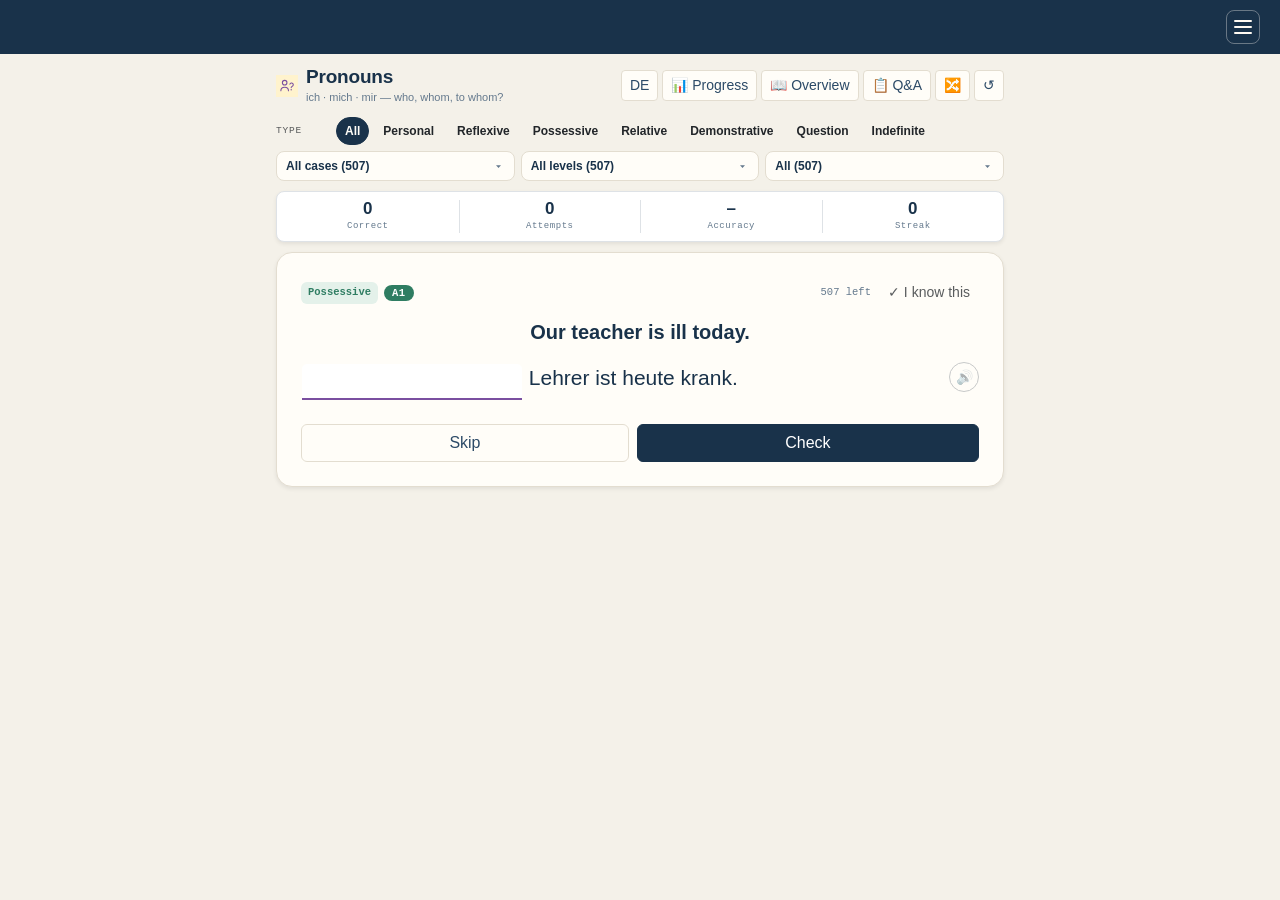
<file: apps/pronouns.html>
<!DOCTYPE html>
<html lang="en">
<head>
<meta charset="UTF-8">
<meta name="viewport" content="width=device-width, initial-scale=1.0, maximum-scale=1">
<title>Pronomen Trainer</title>
<link href="https://cdn.jsdelivr.net/npm/bootstrap@5.3.3/dist/css/bootstrap.min.css" rel="stylesheet">
<link rel="stylesheet" href="../shared/theme.css">
<style>
  :root{
    --bg:var(--du-paper);
    --surface:var(--du-surface);
    --surface-2:var(--du-surface-2);
    --border:var(--du-line);
    --text:var(--du-ink);
    --text-muted:var(--du-ink-soft);
    --text-dim:var(--du-muted);
    --nom:var(--du-success);
    --nom-dim:#e4f1ea;
    --akk:#a8632a;
    --akk-dim:#f7e9db;
    --dat:var(--du-der);
    --dat-dim:#e4eef6;
    --gen:#7A4FA0;
    --gen-dim:#F0E6F7;
    --fem:#B23A6B;
    --success:var(--du-success);
    --success-dim:#e4f1ea;
    --error:var(--du-danger);
    --error-dim:#f8e8e5;
  }
  html,body{height:100%;}
  body{
    background:var(--bg);
    color:var(--text);
    font-family:var(--du-font);
    -webkit-font-smoothing:antialiased;
    height:100dvh;
    display:flex;
    flex-direction:column;
    overflow:hidden;
  }
  .app{
    max-width:760px;width:100%;margin:0 auto;
    flex:1;
    padding:12px 16px;
    display:flex;flex-direction:column;
    gap:10px;
    min-height:0;
  }

  /* BRAND */
  .brand{display:flex;align-items:center;gap:8px;min-width:0;flex:1 1 auto;}
  .brand > div{min-width:0;}
  .mark{display:inline-flex;width:22px;height:22px;flex-shrink:0;color:var(--gen);}
  .brand h1{
    font-family:var(--du-font);font-weight:700;font-size:19px;margin:0;
    letter-spacing:-0.01em;color:var(--text);white-space:nowrap;overflow:hidden;text-overflow:ellipsis;
  }
  .brand .sub{font-size:11px;color:var(--text-dim);white-space:nowrap;overflow:hidden;text-overflow:ellipsis;}

  /* FILTERS */
  .filter-label{
    font-family:var(--du-mono);font-size:9.5px;letter-spacing:0.08em;
    width:52px;flex-shrink:0;
  }
  .chips{
    display:flex;gap:5px;overflow-x:auto;flex:1;min-width:0;
    scrollbar-width:none;padding:2px 0;
  }
  .chips::-webkit-scrollbar{display:none;}
  .chip{
    font-family:var(--du-font);font-size:12px;font-weight:600;
    white-space:nowrap;flex-shrink:0;
  }
  .chip.active{background:var(--text);color:var(--surface);border-color:var(--text);}
  .person-row.is-off{opacity:.4;}
  .person-row.is-off .chip{pointer-events:none;}
  .person-note{
    display:none;font-size:10.5px;color:var(--text-dim);font-style:italic;
    padding-left:60px;margin-top:-2px;
  }
  .person-row.is-off + .person-note{display:block;}
  .select-row{display:flex;gap:6px;flex-wrap:wrap;}
  .select-row .du-field{
    height:30px;font-size:12px;font-weight:600;flex:1 1 0;min-width:104px;padding:0 26px 0 9px;
    background-size:11px;
  }

  /* STATS BAR */
  .stat-num{font-family:var(--du-font);font-weight:700;font-size:17px;line-height:1.1;color:var(--text);}
  .stat-label{font-size:9px;font-family:var(--du-mono);letter-spacing:0.06em;color:var(--text-dim);margin-top:1px;}

  /* CARD */
  #card{background:var(--surface);border:1px solid var(--border);flex:0 1 auto;min-height:0;overflow-y:auto;}
  .tag-row{display:flex;gap:6px;align-items:center;flex-wrap:wrap;}
  .type-tag{
    font-family:var(--du-mono);font-size:10.5px;font-weight:600;
    padding:3px 7px;border-radius:6px;
  }
  .type-tag.personal{background:var(--dat-dim);color:var(--dat);}
  .type-tag.possessiv{background:var(--success-dim);color:var(--success);}
  .type-tag.reflexiv{background:var(--akk-dim);color:var(--akk);}
  .type-tag.relativ{background:var(--gen-dim);color:var(--gen);}
  .type-tag.demonstrativ{background:var(--surface-2);color:var(--text-muted);}
  .type-tag.interrogativ{background:var(--error-dim);color:var(--error);}
  .type-tag.indefinit{background:#eee9dc;color:#7a6a45;}
  .meta-tag{font-family:var(--du-mono);font-size:10.5px;color:var(--text-dim);}
  .mode-tag{
    font-family:var(--du-mono);font-size:10px;font-weight:700;letter-spacing:.04em;
    text-transform:uppercase;padding:3px 7px;border-radius:6px;
    background:var(--surface-2);color:var(--text-muted);
  }
  .remaining{font-family:var(--du-mono);font-size:10.5px;color:var(--text-dim);white-space:nowrap;}

  /* ERSETZEN source line */
  .orig-block{
    background:var(--surface-2);border-radius:9px;padding:9px 12px;margin:6px 0 4px;
    font-size:clamp(14px,3.2vw,16px);line-height:1.5;color:var(--text-muted);
  }
  .orig-mark{
    background:#fff;border-bottom:2px solid var(--gen);border-radius:4px 4px 0 0;
    padding:1px 4px;font-weight:700;color:var(--gen);
  }
  .orig-arrow{
    display:block;font-family:var(--du-mono);font-size:11px;color:var(--text-dim);
    margin:6px 0 2px;
  }

  .sentence-row{display:flex;align-items:flex-start;gap:8px;margin:4px 0 8px;}
  .sentence{flex:1;font-size:clamp(17px,4vw,21px);line-height:1.55;font-weight:500;color:var(--text);}
  .pronunciation-btn{width:30px;height:30px;min-width:30px;padding:0;border-radius:50%;font-size:14px;line-height:1;}
  .pronunciation-btn:disabled{opacity:.38;cursor:not-allowed;}
  .blank-input{
    font-family:var(--du-mono);font-size:0.92em;font-weight:600;
    margin:0 1px;
    background:var(--surface-2);border:none;border-bottom:2.5px solid var(--text-dim);
    color:var(--text);padding:2px 6px;width:auto;min-width:96px;max-width:220px;
    text-align:center;outline:none;border-radius:5px 5px 0 0;
    transition:border-color .15s ease, background .15s ease;
  }
  .blank-input:focus{border-color:var(--gen);background:#fff;}
  .blank-input.correct{border-color:var(--success);background:var(--success-dim);color:var(--success);}
  .blank-input.incorrect{border-color:var(--error);background:var(--error-dim);color:var(--error);}
  .blank-input:disabled{opacity:1;}

  .cue-chip{
    display:inline-flex;align-items:center;gap:5px;
    background:var(--surface-2);border:1px dashed var(--border);border-radius:999px;
    padding:3px 11px;font-size:12px;color:var(--text-muted);margin-bottom:6px;
  }
  .cue-chip b{font-weight:700;color:var(--text);}
  .cue-chip .cue-key{font-family:var(--du-mono);font-size:9.5px;letter-spacing:.07em;text-transform:uppercase;color:var(--text-dim);}

  .translation{font-size:clamp(16px,3.6vw,20px);color:var(--text);font-weight:700;font-style:normal;text-align:center;line-height:1.4;margin:2px 0 12px;}

  .feedback{display:none;margin-top:10px;padding:11px 14px;border-radius:10px;border:1px solid var(--border);flex-shrink:0;}
  .feedback.show{display:block;}
  .feedback.correct{background:var(--success-dim);border-color:var(--success);}
  .feedback.incorrect{background:var(--error-dim);border-color:var(--error);}
  .feedback-head{display:flex;align-items:center;gap:7px;font-family:var(--du-font);font-weight:700;font-size:14px;margin-bottom:5px;flex-wrap:wrap;}
  .feedback.correct .feedback-head{color:var(--success);}
  .feedback.incorrect .feedback-head{color:var(--error);}
  .case-badge{font-family:var(--du-mono);font-size:10.5px;font-weight:600;padding:3px 9px;letter-spacing:0.02em;}
  .case-badge.Nominativ{background:var(--nom-dim);color:var(--nom);}
  .case-badge.Akkusativ{background:var(--akk-dim);color:var(--akk);}
  .case-badge.Dativ{background:var(--dat-dim);color:var(--dat);}
  .case-badge.Genitiv{background:var(--gen-dim);color:var(--gen);}
  .person-badge{font-family:var(--du-mono);font-size:10.5px;font-weight:600;padding:3px 9px;background:var(--surface-2);color:var(--text-muted);}
  .answer-line{font-size:13px;color:var(--text-muted);margin-bottom:5px;}
  .answer-line b{color:var(--text);font-family:var(--du-mono);}
  .explanation{font-size:12.5px;color:var(--text-muted);line-height:1.45;}

  .empty-state{text-align:center;padding:30px 20px;color:var(--text-muted);margin:auto;}
  .empty-state .mark{width:28px;height:28px;margin-bottom:12px;opacity:0.5;}
  .empty-title{font-weight:700;font-size:18px;color:var(--text);margin-bottom:6px;}

  /* REFERENCE / PROGRESS MODALS */
  .ref-section{padding:12px 0;border-top:1px solid var(--border);}
  .ref-section:first-of-type{border-top:none;}
  .ref-section-head{
    display:flex;align-items:center;gap:7px;
    font-family:var(--du-font);font-weight:700;font-size:14.5px;
    margin-bottom:5px;color:var(--text);
  }
  .ref-note{font-size:12px;color:var(--text-dim);line-height:1.5;margin-bottom:9px;}
  .ref-note b{color:var(--text-muted);}
  .ref-tab-nav{display:flex;flex-wrap:wrap;gap:6px;margin:0 0 12px;padding-bottom:10px;border-bottom:1px solid var(--border);}
  .ref-tab{
    border:1px solid var(--border);border-radius:999px;background:var(--surface);color:var(--text-muted);
    font-family:var(--du-font);font-size:12px;font-weight:700;padding:5px 10px;line-height:1.2;
  }
  .ref-tab[aria-selected="true"]{background:var(--text);border-color:var(--text);color:var(--surface);}

  .tbl-wrap{overflow-x:auto;border:1px solid var(--border);border-radius:9px;margin-bottom:10px;}
  .tbl-split{display:flex;gap:10px;flex-wrap:wrap;margin-bottom:10px;}
  .tbl-split .tbl-wrap{flex:1 1 260px;min-width:240px;margin-bottom:0;}
  .tbl-split table.gt{min-width:0;}
  .poss-full-wrap{border:1px solid var(--border);border-radius:9px;overflow:hidden;margin-bottom:10px;}
  .poss-full-title{background:var(--surface-2);text-align:center;font-weight:700;font-family:var(--du-font);font-size:13px;padding:8px;border-bottom:1px solid var(--border);}
  .poss-full-wrap .tbl-split{margin-bottom:0;gap:6px;}
  .poss-full-wrap .tbl-wrap{border:none;border-radius:0;min-width:0;}
  .poss-full-wrap .tbl-wrap:first-child{border-right:1px solid var(--border);flex:0 0 52%;}
  .poss-full-wrap .tbl-wrap:last-child{flex:0 0 calc(48% - 6px);}
  table.gt{width:100%;border-collapse:collapse;font-size:12.5px;min-width:380px;}
  table.gt th,table.gt td{padding:7px 9px;border-right:1px solid var(--border);border-bottom:1px solid var(--border);text-align:center;vertical-align:middle;}
  table.gt th:last-child,table.gt td:last-child{border-right:none;}
  table.gt tr:last-child td{border-bottom:none;}
  table.gt th{background:var(--surface-2);font-family:var(--du-mono);font-size:10px;letter-spacing:.03em;color:var(--text-muted);font-weight:600;}
  table.gt td:first-child,table.gt th:first-child{text-align:left;}
  table.gt-poss-full{min-width:0;}
  table.gt-poss-full th,table.gt-poss-full td{padding:6px 4px;letter-spacing:0;}
  table.gt-poss-wide{font-size:9.3px;table-layout:fixed;}
  table.gt-poss-wide th,table.gt-poss-wide td{padding:5px 2px;overflow-wrap:break-word;letter-spacing:0;}
  table.gt-poss-full td[data-i18n^="refPersonGroup"],
  table.gt-poss-full td[data-i18n="thMasc"],
  table.gt-poss-full td[data-i18n="thFem"],
  table.gt-poss-full td[data-i18n="thNeut"],
  table.gt-poss-full td[data-i18n="thPlural"]{color:var(--gen);}
  table.gt-grouped thead tr:nth-child(2) th:first-child{text-align:center;}
  /* Rows that share their Person label via rowspan (Sie/sie/es continuation
     rows) have no label cell of their own, so their Nominativ value becomes
     the DOM's first td and would otherwise inherit the label column's
     left-align — force it back to center with the .ctr marker class. */
  table.gt-grouped td.ctr:first-child{text-align:center;}
  /* Tables with a 4-row rowspan'd gender block (maskulin/feminin/neutrum/
     Plural) per pronoun only carry the pronoun label on the first of every
     4 rows, so the Genus cell becomes the spurious first td on the other
     3 — reset it back to plain Genus-column styling instead of a label. */
  table.gt-poss-full tbody tr:nth-child(4n+2) td:first-child,
  table.gt-poss-full tbody tr:nth-child(4n+3) td:first-child,
  table.gt-poss-full tbody tr:nth-child(4n) td:first-child{font-weight:400;background:transparent;}
  table.gt td:first-child{font-weight:700;background:color-mix(in srgb,var(--surface-2) 55%,transparent);white-space:nowrap;}
  table.gt td b{font-family:var(--du-mono);color:var(--text);}
  table.gt .hl{background:var(--gen-dim);color:var(--gen);font-weight:700;}
  table.gt .muted{color:var(--text-dim);font-weight:400;}
  .col-nom{color:var(--nom);}
  .col-akk{color:var(--akk);}
  .col-dat{color:var(--dat);}
  .gnd-m{color:var(--gen);}
  .gnd-f{color:var(--fem);}
  table.gt td.gnd-m b{color:var(--gen);}
  table.gt td.gnd-f b{color:var(--fem);}
  table.gt .hl.gnd-f{color:var(--fem);}
  .col-gen{color:var(--gen);}

  .ex-list{font-size:12.5px;line-height:1.7;color:var(--text-muted);margin:0 0 8px;padding-left:0;list-style:none;}
  .ex-list li{padding:4px 0;border-top:1px dashed var(--border);}
  .ex-list li:first-child{border-top:none;}
  .ex-list .de{font-weight:600;color:var(--text);}
  .ex-list .en{color:var(--text-dim);font-style:italic;}
  .ex-list .good{color:var(--success);font-family:var(--du-mono);font-weight:700;}
  .ex-list .bad{color:var(--error);font-family:var(--du-mono);font-weight:700;text-decoration:line-through;}
  .verb-tags{display:flex;flex-wrap:wrap;gap:5px;}
  .verb-tag{
    font-family:var(--du-mono);font-size:11.5px;padding:4px 9px;border-radius:999px;
    cursor:pointer;transition:background .15s ease, color .15s ease;
  }
  .verb-tag.akk{background:var(--akk-dim);color:var(--akk);}
  .verb-tag.dat{background:var(--dat-dim);color:var(--dat);}
  .verb-tag.translated{font-style:italic;}
  .verb-tag.akk.translated{background:var(--akk);color:#fff;}
  .verb-tag.dat.translated{background:var(--dat);color:#fff;}
  .dot{width:8px;height:8px;border-radius:50%;flex-shrink:0;display:inline-block;}
  .dot.nom{background:var(--nom);}
  .dot.akk{background:var(--akk);}
  .dot.dat{background:var(--dat);}
  .dot.gen{background:var(--gen);}

  .prog-row{padding:11px 0;border-top:1px solid var(--border);cursor:pointer;}
  .prog-row:first-of-type{border-top:none;}
  .prog-row:hover .prog-name{text-decoration:underline;}
  .prog-name{font-family:var(--du-font);font-weight:700;font-size:14.5px;color:var(--text);}
  .prog-count{font-family:var(--du-mono);font-size:11.5px;color:var(--text-dim);}
  .prog-detail{
    font-family:var(--du-mono);font-size:10.5px;color:var(--text-dim);margin-top:5px;
    display:flex;gap:10px;
  }
  .prog-detail span.c{color:var(--success);}
  .prog-detail span.w{color:var(--error);}
  .prog-head{
    font-family:var(--du-mono);font-size:10px;letter-spacing:.08em;text-transform:uppercase;
    color:var(--text-dim);margin:16px 0 2px;padding-top:12px;border-top:2px solid var(--border);
  }

  /* ALL QUESTIONS / SOLUTIONS LIST */
  .qa-count{font-family:var(--du-mono);font-size:10.5px;color:var(--text-dim);margin-bottom:8px;}
  .qa-row{padding:11px 0;border-top:1px solid var(--border);}
  .qa-row:first-of-type{border-top:none;}
  .qa-status{
    font-family:var(--du-mono);font-size:10px;font-weight:700;letter-spacing:.04em;
    text-transform:uppercase;padding:3px 8px;border-radius:999px;white-space:nowrap;flex-shrink:0;
  }
  .qa-status.solved{background:var(--success-dim);color:var(--success);}
  .qa-status.wrong{background:var(--error-dim);color:var(--error);}
  .qa-status.unsolved{background:var(--surface-2);color:var(--text-dim);}
  .qa-status.known{background:var(--gen-dim);color:var(--gen);}
  .qa-orig{font-size:13px;color:var(--text-muted);margin-top:7px;}
  .qa-arrow{font-family:var(--du-mono);font-size:10px;color:var(--text-dim);margin:3px 0;}
  .qa-sentence{font-size:14.5px;font-weight:500;color:var(--text);margin-top:3px;}
  .qa-sentence .qa-ans{color:var(--gen);border-bottom:2px solid var(--gen);padding-bottom:1px;}
  .qa-tr{font-size:12px;color:var(--text-dim);font-style:italic;margin-top:4px;}

  @media (max-width:560px){
    .app-header{flex-wrap:wrap;}
    .brand{flex:1 1 100%;}
    .app-header > .d-flex{flex:1 1 100%;justify-content:flex-end;}
  }
  @media (max-width:480px){
    .app{padding:10px 12px;gap:8px;}
    .brand h1{font-size:17px;}
    .brand .sub{display:none;}
    .filter-label{width:44px;}
    .person-note{padding-left:52px;}
    .stat-num{font-size:16px;}
    .select-row .du-field{min-width:0;}
  }
  @media (max-height:640px){
    .brand .sub{display:none;}
  }
  @media (prefers-reduced-motion: reduce){ *{transition:none !important;} }
</style>
</head>
<body>
<nav class="site-navbar" aria-label="Practice activities">
  <button class="site-nav-toggle" id="siteNavToggle" type="button" aria-expanded="false" aria-controls="siteNavLinks" aria-label="Toggle navigation"><span></span><span></span><span></span></button>
  <div class="site-links" id="siteNavLinks">
    <a class="site-link" href="pronunciation.html">Pronunciation Practice</a>
    <a class="site-link" href="vocab.html">Dictionary</a>
    <a class="site-link" href="particles.html">Modal Particles &amp; Fillers</a>
    <a class="site-link" href="articles.html">Article Trainer</a>
    <a class="site-link" href="verbs.html">German Verbs</a>
    <a class="site-link active" href="pronouns.html">Pronoun Practice</a>
    <a class="site-link" href="prep.html">Preposition Practice</a>
    <a class="site-link" href="translation.html">Translation Practice</a>
  </div>
</nav>
<script>if (window.top !== window.self) document.currentScript.previousElementSibling.style.display = "none";</script>
<script>(function () { var t = document.getElementById('siteNavToggle'), l = document.getElementById('siteNavLinks'); if (!t || !l) return; t.addEventListener('click', function () { var open = l.classList.toggle('is-open'); t.classList.toggle('is-active', open); t.setAttribute('aria-expanded', open ? 'true' : 'false'); }); })();</script>
<div class="app">

  <div class="app-header d-flex justify-content-between align-items-center flex-shrink-0 gap-2">
    <div class="brand">
      <svg class="mark" viewBox="0 0 24 24" fill="none" aria-hidden="true">
        <circle cx="8.5" cy="7" r="3.4" stroke="currentColor" stroke-width="1.6"/>
        <path d="M2.8 19.2c0-3.1 2.6-5.2 5.7-5.2s5.7 2.1 5.7 5.2" stroke="currentColor" stroke-width="1.6" stroke-linecap="round"/>
        <path d="M16.4 9.2a2.6 2.6 0 1 1 3.1 3.4c-.8.3-1.2 1-1.2 1.8" stroke="currentColor" stroke-width="1.6" stroke-linecap="round"/>
        <circle cx="18.3" cy="17.6" r="1" fill="currentColor"/>
      </svg>
      <div>
        <h1 data-i18n="appTitle">Pronomen</h1>
        <div class="sub" data-i18n="appSubtitle">ich · mich · mir — wer, wen, wem?</div>
      </div>
    </div>
    <div class="d-flex gap-1 flex-shrink-0 flex-wrap justify-content-end">
      <button class="btn btn-sm btn-outline-secondary" id="langToggle" title="Switch language">EN</button>
      <button class="btn btn-sm btn-outline-secondary" id="progressToggle">📊 <span data-i18n="progressBtnLabel">Fortschritt</span></button>
      <button class="btn btn-sm btn-outline-secondary" id="refToggle">📖 <span data-i18n="refBtnLabel">Übersicht</span></button>
      <button class="btn btn-sm btn-outline-secondary" id="allQaToggle">📋 <span data-i18n="allQaBtnLabel">Fragen</span></button>
      <button class="btn btn-sm btn-outline-secondary" id="shuffleBtn" title="Mischen">🔀</button>
      <button class="btn btn-sm btn-outline-secondary" id="resetProgress" title="Fortschritt zurücksetzen">↺</button>
    </div>
  </div>

  <div class="d-flex flex-column gap-1 flex-shrink-0">
    <div class="d-flex align-items-center gap-2">
      <div class="filter-label text-uppercase text-muted" data-i18n="labelType">Art</div>
      <div class="chips" id="typeChips"></div>
    </div>
    <div class="select-row">
      <select class="du-field" id="caseSelect" aria-label="Kasus"></select>
      <select class="du-field" id="levelSelect" aria-label="Niveau"></select>
      <select class="du-field" id="statusSelect" aria-label="Status"></select>
    </div>
  </div>

  <div class="row row-cols-4 g-0 text-center bg-white border rounded-3 shadow-sm py-2 flex-shrink-0">
    <div class="col"><div class="stat-num" id="statCorrect">0</div><div class="stat-label" data-i18n="labelStatCorrect">Richtig</div></div>
    <div class="col border-start"><div class="stat-num" id="statTotal">0</div><div class="stat-label" data-i18n="labelStatTotal">Versuche</div></div>
    <div class="col border-start"><div class="stat-num" id="statAcc">–</div><div class="stat-label" data-i18n="labelStatAcc">Genauigkeit</div></div>
    <div class="col border-start"><div class="stat-num" id="statStreak">0</div><div class="stat-label" data-i18n="labelStatStreak">Serie</div></div>
  </div>

  <div class="rounded-4 shadow-sm p-3 p-md-4 d-flex flex-column" id="card"></div>

</div>

<!-- REFERENCE MODAL -->
<div class="modal fade" id="refModal" tabindex="-1" aria-labelledby="modalTitleText" aria-hidden="true">
  <div class="modal-dialog modal-dialog-scrollable modal-lg">
    <div class="modal-content">
      <div class="modal-header">
        <h2 class="modal-title h5" id="modalTitleText" data-i18n="modalTitleText">Übersicht</h2>
        <button type="button" class="btn-close" data-bs-dismiss="modal" aria-label="Close"></button>
      </div>
      <div class="modal-body" id="modalBody">
        <div class="ref-tab-nav" role="tablist" aria-label="Reference topics">
          <button class="ref-tab" type="button" role="tab" aria-selected="true" data-ref-tab="personal" data-i18n="typePersonal">Personal</button>
          <button class="ref-tab" type="button" role="tab" aria-selected="false" data-ref-tab="reflexiv" data-i18n="typeReflexiv">Reflexiv</button>
          <button class="ref-tab" type="button" role="tab" aria-selected="false" data-ref-tab="possessiv" data-i18n="typePossessiv">Possessiv</button>
          <button class="ref-tab" type="button" role="tab" aria-selected="false" data-ref-tab="relativ" data-i18n="typeRelativ">Relativ</button>
          <button class="ref-tab" type="button" role="tab" aria-selected="false" data-ref-tab="demonstrativ" data-i18n="typeDemonstrativ">Demonstrativ</button>
          <button class="ref-tab" type="button" role="tab" aria-selected="false" data-ref-tab="interrogativ" data-i18n="typeInterrogativ">Frage</button>
          <button class="ref-tab" type="button" role="tab" aria-selected="false" data-ref-tab="indefinit" data-i18n="typeIndefinit">Indefinit</button>
          <button class="ref-tab" type="button" role="tab" aria-selected="false" data-ref-tab="wortstellung" data-i18n="tabWordOrder">Wortstellung</button>
        </div>

        <!-- ===== PERSONAL ===== -->
        <section class="ref-section" data-ref-panel="personal" role="tabpanel">
          <div class="ref-section-head" data-i18n="refPersonalHead">Personalpronomen</div>
          <div class="ref-note" data-i18n-html="refPersonalNote">Nur <b>er</b> ändert im Akkusativ seine Form. Im Dativ ändert sich fast alles — das ist die Tabelle, die man wirklich auswendig können muss.</div>
          <div class="tbl-wrap">
            <table class="gt gt-grouped">
              <thead>
                <tr>
                  <th rowspan="2" data-i18n="thPerson">Person</th>
                  <th colspan="3" data-i18n="thSingular">Singular</th>
                  <th colspan="3" data-i18n="thPlural">Plural</th>
                </tr>
                <tr>
                  <th class="col-nom" data-i18n="caseNominativ">Nominativ</th>
                  <th class="col-akk" data-i18n="caseAkkusativ">Akkusativ</th>
                  <th class="col-dat" data-i18n="caseDativ">Dativ</th>
                  <th class="col-nom" data-i18n="caseNominativ">Nominativ</th>
                  <th class="col-akk" data-i18n="caseAkkusativ">Akkusativ</th>
                  <th class="col-dat" data-i18n="caseDativ">Dativ</th>
                </tr>
              </thead>
              <tbody>
                <tr>
                  <td data-i18n="refPersonGroup1">1. Person</td>
                  <td><b>ich</b></td><td><b>mich</b></td><td class="hl">mir</td>
                  <td><b>wir</b></td><td><b>uns</b></td><td><b>uns</b></td>
                </tr>
                <tr>
                  <td rowspan="2" data-i18n="refPersonGroup2">2. Person</td>
                  <td><b>du</b></td><td><b>dich</b></td><td class="hl">dir</td>
                  <td><b>ihr</b></td><td><b>euch</b></td><td><b>euch</b></td>
                </tr>
                <tr>
                  <td class="ctr"><b>Sie</b></td><td><b>Sie</b></td><td class="hl">Ihnen</td>
                  <td><b>Sie</b></td><td><b>Sie</b></td><td class="hl">Ihnen</td>
                </tr>
                <tr>
                  <td rowspan="3" data-i18n="refPersonGroup3">3. Person</td>
                  <td class="gnd-m"><b>er</b></td><td class="hl gnd-m">ihn</td><td class="hl gnd-m">ihm</td>
                  <td rowspan="3"><b>sie</b></td><td rowspan="3"><b>sie</b></td><td rowspan="3" class="hl">ihnen</td>
                </tr>
                <tr>
                  <td class="ctr gnd-f"><b>sie</b></td><td class="gnd-f"><b>sie</b></td><td class="hl gnd-f">ihr</td>
                </tr>
                <tr>
                  <td class="ctr"><b>es</b></td><td><b>es</b></td><td class="hl">ihm</td>
                </tr>
              </tbody>
            </table>
          </div>
          <div class="ref-note" data-i18n-html="refPersonalGen">Der <b>Genitiv</b> (meiner, deiner, seiner, ihrer, unser, euer, ihrer) ist heute praktisch ausgestorben und kommt nur in festen Wendungen vor: <i>Ich erinnere mich seiner.</i></div>
          <div class="ref-note" data-i18n-html="refPersonalGender">Deutsche Pronomen folgen dem <b>grammatischen</b> Geschlecht, nicht dem natürlichen: <i>Der Schlüssel? <b>Er</b> liegt dort.</i> — nicht <i>es</i>.</div>
        </section>

        <!-- ===== REFLEXIV ===== -->
        <section class="ref-section" data-ref-panel="reflexiv" role="tabpanel" hidden>
          <div class="ref-section-head" data-i18n="refReflHead">Reflexivpronomen</div>
          <div class="ref-note" data-i18n-html="refReflNote">Gute Nachricht: Akkusativ und Dativ sind <b>überall gleich</b> — außer in der 1. und 2. Person Singular.</div>
          <div class="tbl-wrap">
            <table class="gt gt-grouped">
              <thead>
                <tr>
                  <th rowspan="2" data-i18n="thPerson">Person</th>
                  <th colspan="3" data-i18n="thSingular">Singular</th>
                  <th colspan="3" data-i18n="thPlural">Plural</th>
                </tr>
                <tr>
                  <th class="col-nom" data-i18n="caseNominativ">Nominativ</th>
                  <th class="col-akk" data-i18n="caseAkkusativ">Akkusativ</th>
                  <th class="col-dat" data-i18n="caseDativ">Dativ</th>
                  <th class="col-nom" data-i18n="caseNominativ">Nominativ</th>
                  <th class="col-akk" data-i18n="caseAkkusativ">Akkusativ</th>
                  <th class="col-dat" data-i18n="caseDativ">Dativ</th>
                </tr>
              </thead>
              <tbody>
                <tr>
                  <td data-i18n="refPersonGroup1">1. Person</td>
                  <td><b>ich</b></td><td class="hl">mich</td><td class="hl">mir</td>
                  <td><b>wir</b></td><td><b>uns</b></td><td><b>uns</b></td>
                </tr>
                <tr>
                  <td rowspan="2" data-i18n="refPersonGroup2">2. Person</td>
                  <td><b>du</b></td><td class="hl">dich</td><td class="hl">dir</td>
                  <td><b>ihr</b></td><td><b>euch</b></td><td><b>euch</b></td>
                </tr>
                <tr>
                  <td class="ctr"><b>Sie</b></td><td><b>sich</b></td><td><b>sich</b></td>
                  <td><b>Sie</b></td><td><b>sich</b></td><td><b>sich</b></td>
                </tr>
                <tr>
                  <td rowspan="3" data-i18n="refPersonGroup3">3. Person</td>
                  <td class="gnd-m"><b>er</b></td><td><b>sich</b></td><td><b>sich</b></td>
                  <td rowspan="3"><b>sie</b></td><td rowspan="3"><b>sich</b></td><td rowspan="3"><b>sich</b></td>
                </tr>
                <tr>
                  <td class="ctr gnd-f"><b>sie</b></td><td><b>sich</b></td><td><b>sich</b></td>
                </tr>
                <tr>
                  <td class="ctr"><b>es</b></td><td><b>sich</b></td><td><b>sich</b></td>
                </tr>
              </tbody>
            </table>
          </div>
          <div class="ref-note" data-i18n-html="refReflWhen"><b>Wann Dativ?</b> Sobald der Satz schon ein Akkusativobjekt hat, rutscht das Reflexivpronomen in den Dativ: <i>Ich wasche <b>mich</b>.</i> → <i>Ich wasche <b>mir</b> die Hände.</i></div>
          <div class="ref-section-head" data-i18n="refReflVerbsAkk">Häufige Verben mit Akkusativ</div>
          <div class="verb-tags" style="margin-bottom:10px;">
            <span class="verb-tag akk" data-en="to look forward to">sich freuen auf</span><span class="verb-tag akk" data-en="to hurry">sich beeilen</span>
            <span class="verb-tag akk" data-en="to remember">sich erinnern an</span><span class="verb-tag akk" data-en="to be interested in">sich interessieren für</span>
            <span class="verb-tag akk" data-en="to sit down">sich setzen</span><span class="verb-tag akk" data-en="to feel (a certain way)">sich fühlen</span>
            <span class="verb-tag akk" data-en="to apologize">sich entschuldigen</span><span class="verb-tag akk" data-en="to get angry about">sich ärgern über</span>
            <span class="verb-tag akk" data-en="to take care of">sich kümmern um</span><span class="verb-tag akk" data-en="to prepare for">sich vorbereiten auf</span>
            <span class="verb-tag akk" data-en="to get used to">sich gewöhnen an</span><span class="verb-tag akk" data-en="to fall in love with">sich verlieben in</span>
            <span class="verb-tag akk" data-en="to enjoy oneself / have fun">sich amüsieren</span><span class="verb-tag akk" data-en="to thank (someone) for">sich bedanken für</span>
            <span class="verb-tag akk" data-en="to be located">sich befinden</span><span class="verb-tag akk" data-en="to complain about">sich beschweren über</span>
            <span class="verb-tag akk" data-en="to apply for">sich bewerben um</span><span class="verb-tag akk" data-en="to shower">sich duschen</span>
            <span class="verb-tag akk" data-en="to relax">sich entspannen</span><span class="verb-tag akk" data-en="to recover / rest">sich erholen</span>
            <span class="verb-tag akk" data-en="to catch a cold">sich erkälten</span><span class="verb-tag akk" data-en="to shave">sich rasieren</span>
            <span class="verb-tag akk" data-en="to meet up with">sich treffen mit</span><span class="verb-tag akk" data-en="to say goodbye to">sich verabschieden von</span>
            <span class="verb-tag akk" data-en="to be late">sich verspäten</span><span class="verb-tag akk" data-en="to introduce oneself">sich vorstellen</span>
            <span class="verb-tag akk" data-en="to wash oneself">sich waschen</span>
          </div>
          <div class="ref-section-head" data-i18n="refReflVerbsDat">Häufige Verben mit Dativ</div>
          <div class="verb-tags">
            <span class="verb-tag dat" data-en="to wash one's hands">sich die Hände waschen</span><span class="verb-tag dat" data-en="to brush one's teeth">sich die Zähne putzen</span>
            <span class="verb-tag dat" data-en="to imagine something">sich etwas vorstellen</span><span class="verb-tag dat" data-en="to watch / look at something">sich etwas ansehen</span>
            <span class="verb-tag dat" data-en="to buy oneself something">sich etwas kaufen</span><span class="verb-tag dat" data-en="to memorize / keep in mind">sich etwas merken</span>
            <span class="verb-tag dat" data-en="to think something over">sich etwas überlegen</span><span class="verb-tag dat" data-en="to wish for something">sich etwas wünschen</span>
            <span class="verb-tag dat" data-en="to worry">sich Sorgen machen</span><span class="verb-tag dat" data-en="to afford / treat oneself to something">sich etwas leisten</span>
            <span class="verb-tag dat" data-en="to put on (a piece of clothing)">sich etwas anziehen</span><span class="verb-tag dat" data-en="to comb one's hair">sich die Haare kämmen</span>
            <span class="verb-tag dat" data-en="to brush one's hair">sich die Haare bürsten</span>
          </div>
        </section>

        <!-- ===== POSSESSIV ===== -->
        <section class="ref-section" data-ref-panel="possessiv" role="tabpanel" hidden>
          <div class="poss-full-wrap">
          <div class="poss-full-title" data-i18n="refPossFullTitle">Possessivpronomen</div>
          <div class="tbl-split">
            <div class="tbl-wrap">
              <table class="gt gt-poss-full gt-poss-wide">
                <colgroup>
                  <col style="width:13%"><col style="width:13%"><col style="width:18.5%">
                  <col style="width:18.5%"><col style="width:18.5%"><col style="width:18.5%">
                </colgroup>
                <thead><tr>
                  <th colspan="2" data-i18n="thPronoun">Pronomen</th><th data-i18n="thGenus">Genus</th>
                  <th data-i18n="caseNominativ">Nominativ</th><th data-i18n="caseAkkusativ">Akkusativ</th><th data-i18n="caseDativ">Dativ</th>
                </tr></thead>
                <tbody>
                  <tr><td rowspan="4" data-i18n="refPersonGroup1">1. Person</td><td rowspan="4">ich</td><td data-i18n="thMasc">maskulin</td><td>mein</td><td>meinen</td><td>meinem</td></tr>
                  <tr><td data-i18n="thFem">feminin</td><td>meine</td><td>meine</td><td>meiner</td></tr>
                  <tr><td data-i18n="thNeut">neutrum</td><td>mein</td><td>mein</td><td>meinem</td></tr>
                  <tr><td data-i18n="thPlural">Plural</td><td>meine</td><td>meine</td><td>meinen</td></tr>

                  <tr><td rowspan="8" data-i18n="refPersonGroup2">2. Person</td><td rowspan="4">du</td><td data-i18n="thMasc">maskulin</td><td>dein</td><td>deinen</td><td>deinem</td></tr>
                  <tr><td data-i18n="thFem">feminin</td><td>deine</td><td>deine</td><td>deiner</td></tr>
                  <tr><td data-i18n="thNeut">neutrum</td><td>dein</td><td>dein</td><td>deinem</td></tr>
                  <tr><td data-i18n="thPlural">Plural</td><td>deine</td><td>deine</td><td>deinen</td></tr>

                  <tr><td rowspan="4">Sie</td><td data-i18n="thMasc">maskulin</td><td>Ihr</td><td>Ihren</td><td>Ihrem</td></tr>
                  <tr><td data-i18n="thFem">feminin</td><td>Ihre</td><td>Ihre</td><td>Ihrer</td></tr>
                  <tr><td data-i18n="thNeut">neutrum</td><td>Ihr</td><td>Ihr</td><td>Ihrem</td></tr>
                  <tr><td data-i18n="thPlural">Plural</td><td>Ihre</td><td>Ihre</td><td>Ihren</td></tr>

                  <tr><td rowspan="12" data-i18n="refPersonGroup3">3. Person</td><td rowspan="4">er</td><td data-i18n="thMasc">maskulin</td><td>sein</td><td>seinen</td><td>seinem</td></tr>
                  <tr><td data-i18n="thFem">feminin</td><td>seine</td><td>seine</td><td>seiner</td></tr>
                  <tr><td data-i18n="thNeut">neutrum</td><td>sein</td><td>sein</td><td>seinem</td></tr>
                  <tr><td data-i18n="thPlural">Plural</td><td>seine</td><td>seine</td><td>seinen</td></tr>

                  <tr><td rowspan="4">sie (Sg.)</td><td data-i18n="thMasc">maskulin</td><td>ihr</td><td>ihren</td><td>ihrem</td></tr>
                  <tr><td data-i18n="thFem">feminin</td><td>ihre</td><td>ihre</td><td>ihrer</td></tr>
                  <tr><td data-i18n="thNeut">neutrum</td><td>ihr</td><td>ihr</td><td>ihrem</td></tr>
                  <tr><td data-i18n="thPlural">Plural</td><td>ihre</td><td>ihre</td><td>ihren</td></tr>

                  <tr><td rowspan="4">es</td><td data-i18n="thMasc">maskulin</td><td>sein</td><td>seinen</td><td>seinem</td></tr>
                  <tr><td data-i18n="thFem">feminin</td><td>seine</td><td>seine</td><td>seiner</td></tr>
                  <tr><td data-i18n="thNeut">neutrum</td><td>sein</td><td>sein</td><td>seinem</td></tr>
                  <tr><td data-i18n="thPlural">Plural</td><td>seine</td><td>seine</td><td>seinen</td></tr>
                </tbody>
              </table>
            </div>
            <div class="tbl-wrap">
              <table class="gt gt-poss-full">
                <thead><tr>
                  <th data-i18n="thPronoun">Pronomen</th><th data-i18n="thGenus">Genus</th>
                  <th data-i18n="caseNominativ">Nominativ</th><th data-i18n="caseAkkusativ">Akkusativ</th><th data-i18n="caseDativ">Dativ</th>
                </tr></thead>
                <tbody>
                  <tr><td rowspan="4">wir</td><td data-i18n="thMasc">maskulin</td><td>unser</td><td>unseren</td><td>unserem</td></tr>
                  <tr><td data-i18n="thFem">feminin</td><td>unsere</td><td>unsere</td><td>unserer</td></tr>
                  <tr><td data-i18n="thNeut">neutrum</td><td>unser</td><td>unser</td><td>unserem</td></tr>
                  <tr><td data-i18n="thPlural">Plural</td><td>unsere</td><td>unsere</td><td>unseren</td></tr>

                  <tr><td rowspan="4">ihr</td><td data-i18n="thMasc">maskulin</td><td>euer</td><td>euren</td><td>eurem</td></tr>
                  <tr><td data-i18n="thFem">feminin</td><td>eure</td><td>eure</td><td>eurer</td></tr>
                  <tr><td data-i18n="thNeut">neutrum</td><td>euer</td><td>euer</td><td>eurem</td></tr>
                  <tr><td data-i18n="thPlural">Plural</td><td>eure</td><td>eure</td><td>euren</td></tr>

                  <tr><td rowspan="4">Sie</td><td data-i18n="thMasc">maskulin</td><td>Ihr</td><td>Ihren</td><td>Ihrem</td></tr>
                  <tr><td data-i18n="thFem">feminin</td><td>Ihre</td><td>Ihre</td><td>Ihrer</td></tr>
                  <tr><td data-i18n="thNeut">neutrum</td><td>Ihr</td><td>Ihr</td><td>Ihrem</td></tr>
                  <tr><td data-i18n="thPlural">Plural</td><td>Ihre</td><td>Ihre</td><td>Ihren</td></tr>

                  <tr><td rowspan="4">sie (Pl.)</td><td data-i18n="thMasc">maskulin</td><td>ihr</td><td>ihren</td><td>ihrem</td></tr>
                  <tr><td data-i18n="thFem">feminin</td><td>ihre</td><td>ihre</td><td>ihrer</td></tr>
                  <tr><td data-i18n="thNeut">neutrum</td><td>ihr</td><td>ihr</td><td>ihrem</td></tr>
                  <tr><td data-i18n="thPlural">Plural</td><td>ihre</td><td>ihre</td><td>ihren</td></tr>
                </tbody>
              </table>
            </div>
          </div>
          </div>
        </section>

        <!-- ===== RELATIV ===== -->
        <section class="ref-section" data-ref-panel="relativ" role="tabpanel" hidden>
          <div class="ref-section-head" data-i18n="refRelHead">Relativpronomen</div>
          <div class="ref-note" data-i18n-html="refRelNote"><b>Genus und Numerus</b> kommen vom Bezugswort davor — der <b>Kasus</b> von der Rolle im Relativsatz. Die Formen sind die des bestimmten Artikels, nur <span class="col-dat">denen</span> und der Genitiv weichen ab.</div>
          <div class="tbl-wrap">
            <table class="gt">
              <thead><tr>
                <th data-i18n="thCase">Kasus</th>
                <th data-i18n="thMasc">maskulin</th><th data-i18n="thFem">feminin</th>
                <th data-i18n="thNeut">neutrum</th><th data-i18n="thPlural">Plural</th>
              </tr></thead>
              <tbody>
                <tr><td class="col-nom" data-i18n="caseNominativ">Nominativ</td><td>der</td><td>die</td><td>das</td><td>die</td></tr>
                <tr><td class="col-akk" data-i18n="caseAkkusativ">Akkusativ</td><td>den</td><td>die</td><td>das</td><td>die</td></tr>
                <tr><td class="col-dat" data-i18n="caseDativ">Dativ</td><td>dem</td><td class="hl">der</td><td>dem</td><td class="hl">denen</td></tr>
                <tr><td class="col-gen" data-i18n="caseGenitiv">Genitiv</td><td class="hl">dessen</td><td class="hl">deren</td><td class="hl">dessen</td><td class="hl">deren</td></tr>
              </tbody>
            </table>
          </div>
          <ul class="ex-list">
            <li><span class="de">Die Frau, <b>der</b> ich das Buch gab, …</span> <span class="en">— feminine dative is <b>der</b>, not die</span></li>
            <li><span class="de">Die Gäste, <b>denen</b> es nicht schmeckte, …</span> <span class="en">— dative plural adds -en</span></li>
            <li><span class="de">Der Mann, <b>dessen</b> Auto kaputt ist, …</span> <span class="en">— after dessen/deren the noun drops its article</span></li>
          </ul>
          <div class="ref-section-head" data-i18n="refRelWasHead">was statt das</div>
          <div class="ref-note" data-i18n-html="refRelWasNote">Nach <b>alles, nichts, etwas, vieles, das</b> und nach Superlativen heißt es <b>was</b>: <i>Alles, <b>was</b> du sagst …</i> Bezieht sich der Relativsatz mit Präposition auf eine ganze Aussage, wird daraus <b>wo(r)-</b>: <i>das Problem, <b>worüber</b> wir sprachen</i>.</div>
        </section>

        <!-- ===== DEMONSTRATIV ===== -->
        <section class="ref-section" data-ref-panel="demonstrativ" role="tabpanel" hidden>
          <div class="ref-section-head" data-i18n="refDemHead">dieser — wie der bestimmte Artikel</div>
          <div class="tbl-wrap">
            <table class="gt">
              <thead><tr>
                <th data-i18n="thCase">Kasus</th>
                <th data-i18n="thMasc">maskulin</th><th data-i18n="thFem">feminin</th>
                <th data-i18n="thNeut">neutrum</th><th data-i18n="thPlural">Plural</th>
              </tr></thead>
              <tbody>
                <tr><td class="col-nom" data-i18n="caseNominativ">Nominativ</td><td>dieser</td><td>diese</td><td>dieses</td><td>diese</td></tr>
                <tr><td class="col-akk" data-i18n="caseAkkusativ">Akkusativ</td><td>diesen</td><td>diese</td><td>dieses</td><td>diese</td></tr>
                <tr><td class="col-dat" data-i18n="caseDativ">Dativ</td><td>diesem</td><td>dieser</td><td>diesem</td><td>diesen</td></tr>
                <tr><td class="col-gen" data-i18n="caseGenitiv">Genitiv</td><td>dieses</td><td>dieser</td><td>dieses</td><td>dieser</td></tr>
              </tbody>
            </table>
          </div>
          <div class="ref-note" data-i18n-html="refDemJener"><b>jener</b> und <b>solcher</b> folgen genau demselben Muster; <b>welcher</b> als Frageartikel ebenfalls.</div>
          <div class="ref-section-head" data-i18n="refDemDerHead">der / die / das als Demonstrativpronomen</div>
          <div class="ref-note" data-i18n-html="refDemDerNote">Betont und meist am Satzanfang ersetzt <b>der/die/das</b> ein ganzes Nomen — sehr häufig in der gesprochenen Sprache. Dativ Plural ist <b>denen</b>, Genitiv <b>dessen/deren</b>.</div>
          <ul class="ex-list">
            <li><span class="de">Kennst du den neuen Kollegen? — <b>Den</b> kenne ich noch nicht.</span></li>
            <li><span class="de">Traust du den Leuten? — <b>Denen</b> traue ich überhaupt nicht.</span></li>
            <li><span class="de">Mein Bruder und <b>dessen</b> Frau kommen morgen.</span> <span class="en">— dessen points back clearly; seine would be ambiguous</span></li>
          </ul>
          <div class="ref-section-head" data-i18n="refDemSameHead">derselbe · derjenige</div>
          <div class="ref-note" data-i18n-html="refDemSameNote">Beide werden <b>zusammengeschrieben</b>, und nur der vordere Teil dekliniert: <i>denselben Lehrer</i>, <i>demselben Bus</i>, <i>diejenigen, die …</i></div>
        </section>

        <!-- ===== FRAGE ===== -->
        <section class="ref-section" data-ref-panel="interrogativ" role="tabpanel" hidden>
          <div class="ref-section-head" data-i18n="refIntHead">Fragepronomen</div>
          <div class="tbl-wrap">
            <table class="gt">
              <thead><tr>
                <th data-i18n="thCase">Kasus</th>
                <th data-i18n="thPeople">Personen</th><th data-i18n="thThings">Sachen</th>
              </tr></thead>
              <tbody>
                <tr><td class="col-nom" data-i18n="caseNominativ">Nominativ</td><td><b>wer</b></td><td><b>was</b></td></tr>
                <tr><td class="col-akk" data-i18n="caseAkkusativ">Akkusativ</td><td><b>wen</b></td><td><b>was</b></td></tr>
                <tr><td class="col-dat" data-i18n="caseDativ">Dativ</td><td><b>wem</b></td><td class="muted" data-i18n="refIntNoDat">— (wo(r)- + Präp.)</td></tr>
                <tr><td class="col-gen" data-i18n="caseGenitiv">Genitiv</td><td><b>wessen</b></td><td class="muted">—</td></tr>
              </tbody>
            </table>
          </div>
          <div class="ref-note" data-i18n-html="refIntPrepNote">Bei <b>Sachen</b> steht statt Präposition + was die Form <b>wo(r)-</b>: <i>womit, worüber, wofür, worauf, wovon</i>. Bei <b>Personen</b> bleibt die Präposition: <i>mit wem, für wen, an wen</i>.</div>
          <div class="ref-note" data-i18n-html="refIntWasFuer">In <b>was für ein</b> ist <i>für</i> keine Präposition — <i>ein</i> richtet sich nach der Rolle im Satz: <i>Was für <b>ein</b> Mensch …</i> (Nom.), <i>Was für <b>einen</b> Wagen fährst du?</i> (Akk.)</div>
        </section>

        <!-- ===== INDEFINIT ===== -->
        <section class="ref-section" data-ref-panel="indefinit" role="tabpanel" hidden>
          <div class="ref-section-head" data-i18n="refIndefHead">Indefinitpronomen</div>
          <div class="tbl-wrap">
            <table class="gt">
              <thead><tr>
                <th data-i18n="thCase">Kasus</th><th>man</th><th>jemand</th><th>niemand</th>
              </tr></thead>
              <tbody>
                <tr><td class="col-nom" data-i18n="caseNominativ">Nominativ</td><td><b>man</b></td><td>jemand</td><td>niemand</td></tr>
                <tr><td class="col-akk" data-i18n="caseAkkusativ">Akkusativ</td><td class="hl">einen</td><td>jemanden</td><td>niemanden</td></tr>
                <tr><td class="col-dat" data-i18n="caseDativ">Dativ</td><td class="hl">einem</td><td>jemandem</td><td>niemandem</td></tr>
              </tbody>
            </table>
          </div>
          <div class="ref-note" data-i18n-html="refIndefManNote"><b>man</b> gibt es nur im Nominativ — im Akkusativ und Dativ springt es auf <b>einen / einem</b> um: <i>Solche Nachrichten machen <b>einen</b> traurig.</i></div>
          <div class="ref-note" data-i18n-html="refIndefRest"><b>etwas</b> und <b>nichts</b> bleiben immer unverändert. <b>einer, keiner, jeder</b> dekliniert man allein stehend wie <i>dieser</i>: <i>keiner, keinen, keinem</i>; das Neutrum heißt <b>eins / keins</b>.</div>
        </section>

        <!-- ===== WORTSTELLUNG ===== -->
        <section class="ref-section" data-ref-panel="wortstellung" role="tabpanel" hidden>
          <div class="ref-section-head" data-i18n="refWoHead1">1. Pronomen stehen vor Nomen</div>
          <div class="ref-note" data-i18n-html="refWoNote1">Sobald ein Objekt ein Pronomen ist, rückt es <b>vor</b> das Nomen — egal welcher Kasus.</div>
          <ul class="ex-list">
            <li><span class="good">✓</span> <span class="de">Ich gebe <b>es</b> dem Mann.</span></li>
            <li><span class="bad">✗</span> <span class="de">Ich gebe dem Mann es.</span></li>
            <li><span class="good">✓</span> <span class="de">Ich gebe <b>ihm</b> das Buch.</span></li>
          </ul>
          <div class="ref-section-head" data-i18n="refWoHead2">2. Zwei Nomen: Dativ vor Akkusativ</div>
          <ul class="ex-list">
            <li><span class="good">✓</span> <span class="de">Ich gebe <span class="col-dat">dem Mann</span> <span class="col-akk">das Buch</span>.</span></li>
          </ul>
          <div class="ref-section-head" data-i18n="refWoHead3">3. Zwei Pronomen: Akkusativ vor Dativ</div>
          <div class="ref-note" data-i18n-html="refWoNote3">Hier <b>dreht sich die Reihenfolge um</b>. Das ist die Regel, die am häufigsten schiefgeht.</div>
          <ul class="ex-list">
            <li><span class="good">✓</span> <span class="de">Ich gebe <span class="col-akk">es</span> <span class="col-dat">ihm</span>.</span></li>
            <li><span class="bad">✗</span> <span class="de">Ich gebe ihm es.</span></li>
            <li><span class="good">✓</span> <span class="de">Er schenkt <span class="col-akk">sie</span> <span class="col-dat">ihr</span>.</span></li>
            <li><span class="good">✓</span> <span class="de">Kannst du <span class="col-akk">es</span> <span class="col-dat">mir</span> geben?</span></li>
          </ul>
          <div class="ref-note" data-i18n-html="refWoMnemonic"><b>Merkhilfe:</b> kurze Wörter zuerst. Zwei Pronomen → <i>es ihm</i>, <i>sie ihr</i>, <i>ihn dir</i> — der Akkusativ führt.</div>
        </section>

      </div>
    </div>
  </div>
</div>

<!-- PROGRESS MODAL -->
<div class="modal fade" id="progressModal" tabindex="-1" aria-labelledby="progressTitleText" aria-hidden="true">
  <div class="modal-dialog modal-dialog-scrollable">
    <div class="modal-content">
      <div class="modal-header">
        <h2 class="modal-title h5" id="progressTitleText" data-i18n="progressTitleText">Fortschritt</h2>
        <button type="button" class="btn-close" data-bs-dismiss="modal" aria-label="Close"></button>
      </div>
      <div class="modal-body" id="progressBody"></div>
    </div>
  </div>
</div>

<!-- ALL QUESTIONS / SOLUTIONS MODAL -->
<div class="modal fade" id="allQaModal" tabindex="-1" aria-labelledby="allQaTitleText" aria-hidden="true">
  <div class="modal-dialog modal-dialog-scrollable modal-lg">
    <div class="modal-content">
      <div class="modal-header">
        <h2 class="modal-title h5" id="allQaTitleText" data-i18n="allQaTitleText">Alle Fragen &amp; Lösungen</h2>
        <button type="button" class="btn-close" data-bs-dismiss="modal" aria-label="Close"></button>
      </div>
      <div class="modal-body">
        <div class="select-row" style="margin-bottom:8px;">
          <select class="du-field" id="qaTypeSelect" aria-label="Art"></select>
          <select class="du-field" id="qaLevelSelect" aria-label="Niveau"></select>
          <select class="du-field" id="qaStatusSelect" aria-label="Status"></select>
        </div>
        <div class="qa-count" id="allQaCount"></div>
        <div class="qa-list" id="allQaList"></div>
      </div>
    </div>
  </div>
</div>

<script src="https://cdn.jsdelivr.net/npm/bootstrap@5.3.3/dist/js/bootstrap.bundle.min.js"></script>
<script>function loadJson(path){var request=new XMLHttpRequest();request.open("GET",path,false);request.send(null);if(request.status!==200 && request.status!==0){throw new Error("Could not load " + path);}return JSON.parse(request.responseText);}</script><script>
/* ============================================================
   DATA
   Each item: id, type (personal/possessiv/reflexiv/relativ/
   demonstrativ/interrogativ/indefinit), person (1sg..formal or
   null for the families with no person axis), case, mode
   ("luecke" = fill the blank, "ersetzen" = replace the marked
   noun phrase), level (A1-B1, matching the Dictionary's range), cue (short English gloss shown
   with luecke items), segments (text / blank+ans), orig
   (ersetzen only: the source sentence as text / mark segments),
   tr (English translation), ex (explanation).
   ============================================================ */
const DATA = loadJson("../data/pronouns.json");

/* ============================================================
   UI STRINGS (bilingual interface)
   ============================================================ */
const STRINGS = {
  de: {
    appTitle:"Pronomen", appSubtitle:"ich · mich · mir — wer, wen, wem?",
    refBtnLabel:"Übersicht", progressBtnLabel:"Fortschritt", resetTitle:"Fortschritt zurücksetzen",
    allQaBtnLabel:"Fragen", allQaTitleText:"Alle Fragen & Lösungen",
    qaCount:n=>`${n} Fragen`, qaEmpty:"Keine Fragen für diese Filter.", qaSolutionPrefix:"Lösung:",
    shuffleTitle:"Karten mischen",
    labelType:"Art", labelPerson:"Person",
    personNote:"Diese Pronomenart richtet sich nicht nach der Person.",
    typeAll:"Alle", typePersonal:"Personal", typePossessiv:"Possessiv", typeReflexiv:"Reflexiv",
    typeRelativ:"Relativ", typeDemonstrativ:"Demonstrativ", typeInterrogativ:"Frage", typeIndefinit:"Indefinit",
    personAll:"Alle",
    caseAll:"Alle Kasus", caseNominativ:"Nominativ", caseAkkusativ:"Akkusativ", caseDativ:"Dativ", caseGenitiv:"Genitiv",
    levelAll:"Alle Niveaus",
    statusAll:"Alle", statusUnsolved:"Ungelöst", statusWrong:"Falsch", statusSolved:"Gelöst", statusKnown:"Bekannt",
    labelStatCorrect:"Richtig", labelStatTotal:"Versuche", labelStatAcc:"Genauigkeit", labelStatStreak:"Serie",
    remaining:n=>`${n} übrig`,
    knownBtn:"✓ Kenne ich", skipBtn:"Überspringen", checkBtn:"Prüfen", nextBtn:"Weiter →",
    correctLabel:"✓ Richtig", incorrectLabel:"✕ Nicht ganz", correctPrefix:"Richtig:",
    modeLuecke:"Lücke", modeErsetzen:"Ersetzen",
    ersetzenHint:"Ersetze das markierte Wort durch ein Pronomen:",
    cueKey:"Gemeint ist",
    emptyTitle:"Nichts zu üben",
    emptyBody:"Alle Sätze in dieser Auswahl sind als bekannt markiert, oder kein Satz passt zu den Filtern.",
    modalTitleText:"Übersicht", progressTitleText:"Fortschritt",
    tabWordOrder:"Wortstellung",
    resetConfirm:"Gesamten Fortschritt zurücksetzen? Dies kann nicht rückgängig gemacht werden.",
    progTotal:"gesamt", progCorrect:"richtig", progWrong:"falsch", progUnsolved:"offen",
    progByType:"Nach Pronomenart", progByPerson:"Nach Person", progByLevel:"Nach Niveau",
    langToggleLabel:"EN",
    thPerson:"Person", thPronoun:"Pronomen", thGenus:"Genus", thCase:"Kasus", thMasc:"maskulin", thFem:"feminin", thNeut:"neutrum", thPlural:"Plural", thSingular:"Singular",
    thPeople:"Personen", thThings:"Sachen",
    p1sg:"1. Sg.", p2sg:"2. Sg.", p3sg:"3. Sg.", p3sgm:"3. Sg. m.", p3sgf:"3. Sg. f.", p3sgn:"3. Sg. n.",
    p1pl:"1. Pl.", p2pl:"2. Pl.", p3pl:"3. Pl.", pformal:"Höflich",
    refPersonGroup1:"1. Person", refPersonGroup2:"2. Person", refPersonGroup3:"3. Person",
    refPersonalHead:"Personalpronomen",
    refPersonalNote:"Nur <b>er</b> ändert im Akkusativ seine Form. Im Dativ ändert sich fast alles — das ist die Tabelle, die man wirklich auswendig können muss.",
    refPersonalGen:"Der <b>Genitiv</b> (meiner, deiner, seiner, ihrer, unser, euer, ihrer) ist heute praktisch ausgestorben und kommt nur in festen Wendungen vor: <i>Ich erinnere mich seiner.</i>",
    refPersonalGender:"Deutsche Pronomen folgen dem <b>grammatischen</b> Geschlecht, nicht dem natürlichen: <i>Der Schlüssel? <b>Er</b> liegt dort.</i> — nicht <i>es</i>.",
    refPossFullTitle:"Possessivpronomen",
    refReflHead:"Reflexivpronomen",
    refReflNote:"Gute Nachricht: Akkusativ und Dativ sind <b>überall gleich</b> — außer in der 1. und 2. Person Singular.",
    refReflWhen:"<b>Wann Dativ?</b> Sobald der Satz schon ein Akkusativobjekt hat, rutscht das Reflexivpronomen in den Dativ: <i>Ich wasche <b>mich</b>.</i> → <i>Ich wasche <b>mir</b> die Hände.</i>",
    refReflVerbsAkk:"Häufige Verben mit Akkusativ", refReflVerbsDat:"Häufige Verben mit Dativ",
    refRelHead:"Relativpronomen",
    refRelNote:"<b>Genus und Numerus</b> kommen vom Bezugswort davor — der <b>Kasus</b> von der Rolle im Relativsatz. Die Formen sind die des bestimmten Artikels, nur <span class=\"col-dat\">denen</span> und der Genitiv weichen ab.",
    refRelWasHead:"was statt das",
    refRelWasNote:"Nach <b>alles, nichts, etwas, vieles, das</b> und nach Superlativen heißt es <b>was</b>: <i>Alles, <b>was</b> du sagst …</i> Bezieht sich der Relativsatz mit Präposition auf eine ganze Aussage, wird daraus <b>wo(r)-</b>: <i>das Problem, <b>worüber</b> wir sprachen</i>.",
    refDemHead:"dieser — wie der bestimmte Artikel",
    refDemJener:"<b>jener</b> und <b>solcher</b> folgen genau demselben Muster; <b>welcher</b> als Frageartikel ebenfalls.",
    refDemDerHead:"der / die / das als Demonstrativpronomen",
    refDemDerNote:"Betont und meist am Satzanfang ersetzt <b>der/die/das</b> ein ganzes Nomen — sehr häufig in der gesprochenen Sprache. Dativ Plural ist <b>denen</b>, Genitiv <b>dessen/deren</b>.",
    refDemSameHead:"derselbe · derjenige",
    refDemSameNote:"Beide werden <b>zusammengeschrieben</b>, und nur der vordere Teil dekliniert: <i>denselben Lehrer</i>, <i>demselben Bus</i>, <i>diejenigen, die …</i>",
    refIntHead:"Fragepronomen", refIntNoDat:"— (wo(r)- + Präp.)",
    refIntPrepNote:"Bei <b>Sachen</b> steht statt Präposition + was die Form <b>wo(r)-</b>: <i>womit, worüber, wofür, worauf, wovon</i>. Bei <b>Personen</b> bleibt die Präposition: <i>mit wem, für wen, an wen</i>.",
    refIntWasFuer:"In <b>was für ein</b> ist <i>für</i> keine Präposition — <i>ein</i> richtet sich nach der Rolle im Satz: <i>Was für <b>ein</b> Mensch …</i> (Nom.), <i>Was für <b>einen</b> Wagen fährst du?</i> (Akk.)",
    refIndefHead:"Indefinitpronomen",
    refIndefManNote:"<b>man</b> gibt es nur im Nominativ — im Akkusativ und Dativ springt es auf <b>einen / einem</b> um: <i>Solche Nachrichten machen <b>einen</b> traurig.</i>",
    refIndefRest:"<b>etwas</b> und <b>nichts</b> bleiben immer unverändert. <b>einer, keiner, jeder</b> dekliniert man allein stehend wie <i>dieser</i>: <i>keiner, keinen, keinem</i>; das Neutrum heißt <b>eins / keins</b>.",
    refWoHead1:"1. Pronomen stehen vor Nomen",
    refWoNote1:"Sobald ein Objekt ein Pronomen ist, rückt es <b>vor</b> das Nomen — egal welcher Kasus.",
    refWoHead2:"2. Zwei Nomen: Dativ vor Akkusativ",
    refWoHead3:"3. Zwei Pronomen: Akkusativ vor Dativ",
    refWoNote3:"Hier <b>dreht sich die Reihenfolge um</b>. Das ist die Regel, die am häufigsten schiefgeht.",
    refWoMnemonic:"<b>Merkhilfe:</b> kurze Wörter zuerst. Zwei Pronomen → <i>es ihm</i>, <i>sie ihr</i>, <i>ihn dir</i> — der Akkusativ führt.",
  },
  en: {
    appTitle:"Pronouns", appSubtitle:"ich · mich · mir — who, whom, to whom?",
    refBtnLabel:"Overview", progressBtnLabel:"Progress", resetTitle:"Reset progress",
    allQaBtnLabel:"Q&A", allQaTitleText:"All Questions & Solutions",
    qaCount:n=>`${n} questions`, qaEmpty:"No questions match these filters.", qaSolutionPrefix:"Answer:",
    shuffleTitle:"Shuffle cards",
    labelType:"Type", labelPerson:"Person",
    personNote:"This pronoun family does not change by person.",
    typeAll:"All", typePersonal:"Personal", typePossessiv:"Possessive", typeReflexiv:"Reflexive",
    typeRelativ:"Relative", typeDemonstrativ:"Demonstrative", typeInterrogativ:"Question", typeIndefinit:"Indefinite",
    personAll:"All",
    caseAll:"All cases", caseNominativ:"Nominative", caseAkkusativ:"Accusative", caseDativ:"Dative", caseGenitiv:"Genitive",
    levelAll:"All levels",
    statusAll:"All", statusUnsolved:"Unsolved", statusWrong:"Mistaken", statusSolved:"Solved", statusKnown:"Known",
    labelStatCorrect:"Correct", labelStatTotal:"Attempts", labelStatAcc:"Accuracy", labelStatStreak:"Streak",
    remaining:n=>`${n} left`,
    knownBtn:"✓ I know this", skipBtn:"Skip", checkBtn:"Check", nextBtn:"Next →",
    correctLabel:"✓ Correct", incorrectLabel:"✕ Not quite", correctPrefix:"Correct:",
    modeLuecke:"Gap fill", modeErsetzen:"Replace",
    ersetzenHint:"Replace the highlighted phrase with a pronoun:",
    cueKey:"Meaning",
    emptyTitle:"Nothing to practise",
    emptyBody:"All sentences in this selection are marked known, or none match the current filters.",
    modalTitleText:"Overview", progressTitleText:"Progress",
    tabWordOrder:"Word order",
    resetConfirm:"Reset all progress? This cannot be undone.",
    progTotal:"total", progCorrect:"correct", progWrong:"wrong", progUnsolved:"unsolved",
    progByType:"By pronoun family", progByPerson:"By person", progByLevel:"By level",
    langToggleLabel:"DE",
    thPerson:"Person", thPronoun:"Pronoun", thGenus:"Gender", thCase:"Case", thMasc:"masculine", thFem:"feminine", thNeut:"neuter", thPlural:"plural", thSingular:"Singular",
    thPeople:"People", thThings:"Things",
    p1sg:"1st sg.", p2sg:"2nd sg.", p3sg:"3rd sg.", p3sgm:"3rd sg. m.", p3sgf:"3rd sg. f.", p3sgn:"3rd sg. n.",
    p1pl:"1st pl.", p2pl:"2nd pl.", p3pl:"3rd pl.", pformal:"Polite",
    refPersonGroup1:"1st Person", refPersonGroup2:"2nd Person", refPersonGroup3:"3rd Person",
    refPersonalHead:"Personal pronouns",
    refPersonalNote:"Only <b>er</b> changes shape in the accusative. The dative changes almost everything — this is the table worth knowing by heart.",
    refPersonalGen:"The <b>genitive</b> (meiner, deiner, seiner, ihrer, unser, euer, ihrer) is practically extinct today and survives only in fixed phrases: <i>Ich erinnere mich seiner.</i>",
    refPersonalGender:"German pronouns follow <b>grammatical</b> gender, not natural gender: <i>Der Schlüssel? <b>Er</b> liegt dort.</i> — never <i>es</i>.",
    refPossFullTitle:"Possessive Pronoun",
    refReflHead:"Reflexive pronouns",
    refReflNote:"Good news: accusative and dative are <b>identical everywhere</b> — except in the 1st and 2nd person singular.",
    refReflWhen:"<b>When dative?</b> As soon as the sentence already has a direct object, the reflexive moves to the dative: <i>Ich wasche <b>mich</b>.</i> → <i>Ich wasche <b>mir</b> die Hände.</i>",
    refReflVerbsAkk:"Common verbs taking the accusative", refReflVerbsDat:"Common verbs taking the dative",
    refRelHead:"Relative pronouns",
    refRelNote:"<b>Gender and number</b> come from the noun in front — the <b>case</b> comes from the role inside the relative clause. The forms are the definite article's, except <span class=\"col-dat\">denen</span> and the genitive.",
    refRelWasHead:"was instead of das",
    refRelWasNote:"After <b>alles, nichts, etwas, vieles, das</b> and after superlatives the pronoun is <b>was</b>: <i>Alles, <b>was</b> du sagst …</i> When a prepositional relative clause refers to a whole idea it becomes <b>wo(r)-</b>: <i>das Problem, <b>worüber</b> wir sprachen</i>.",
    refDemHead:"dieser — declines like the definite article",
    refDemJener:"<b>jener</b> and <b>solcher</b> follow exactly the same pattern, and so does <b>welcher</b> as a question word.",
    refDemDerHead:"der / die / das as a demonstrative",
    refDemDerNote:"Stressed and usually at the front of the clause, <b>der/die/das</b> replaces a whole noun — very common in speech. The dative plural is <b>denen</b>, the genitive <b>dessen/deren</b>.",
    refDemSameHead:"derselbe · derjenige",
    refDemSameNote:"Both are written as <b>one word</b>, and only the front part declines: <i>denselben Lehrer</i>, <i>demselben Bus</i>, <i>diejenigen, die …</i>",
    refIntHead:"Question pronouns", refIntNoDat:"— (wo(r)- + prep.)",
    refIntPrepNote:"For <b>things</b>, preposition + was becomes <b>wo(r)-</b>: <i>womit, worüber, wofür, worauf, wovon</i>. For <b>people</b> the preposition stays: <i>mit wem, für wen, an wen</i>.",
    refIntWasFuer:"In <b>was für ein</b>, <i>für</i> is not a preposition — <i>ein</i> follows its role in the sentence: <i>Was für <b>ein</b> Mensch …</i> (nom.), <i>Was für <b>einen</b> Wagen fährst du?</i> (acc.)",
    refIndefHead:"Indefinite pronouns",
    refIndefManNote:"<b>man</b> exists only in the nominative — in the accusative and dative it switches to <b>einen / einem</b>: <i>Solche Nachrichten machen <b>einen</b> traurig.</i>",
    refIndefRest:"<b>etwas</b> and <b>nichts</b> never change. Standing alone, <b>einer, keiner, jeder</b> decline like <i>dieser</i>: <i>keiner, keinen, keinem</i>; the neuter is <b>eins / keins</b>.",
    refWoHead1:"1. Pronouns come before nouns",
    refWoNote1:"As soon as an object is a pronoun it moves <b>in front of</b> the noun, whatever the case.",
    refWoHead2:"2. Two nouns: dative before accusative",
    refWoHead3:"3. Two pronouns: accusative before dative",
    refWoNote3:"Here the order <b>flips round</b>. This is the rule that goes wrong most often.",
    refWoMnemonic:"<b>Memory aid:</b> short words first. Two pronouns → <i>es ihm</i>, <i>sie ihr</i>, <i>ihn dir</i> — the accusative leads.",
  },
};
function t(key){ return STRINGS[uiLang][key]; }

const TYPES = [
  {id:"all",key:"typeAll"},
  {id:"personal",key:"typePersonal"},
  {id:"reflexiv",key:"typeReflexiv"},
  {id:"possessiv",key:"typePossessiv"},
  {id:"relativ",key:"typeRelativ"},
  {id:"demonstrativ",key:"typeDemonstrativ"},
  {id:"interrogativ",key:"typeInterrogativ"},
  {id:"indefinit",key:"typeIndefinit"},
];
/* Only these three decline by person; the other four have person === null. */
const PERSON_TYPES = ["personal","possessiv","reflexiv"];
/* Chip labels are the German pronouns themselves, so they need no translation. */
const PERSONS = [
  {id:"all",key:"personAll"},
  {id:"1sg",label:"ich"},
  {id:"2sg",label:"du"},
  {id:"3sg_m",label:"er"},
  {id:"3sg_f",label:"sie (Sg.)"},
  {id:"3sg_n",label:"es"},
  {id:"1pl",label:"wir"},
  {id:"2pl",label:"ihr"},
  {id:"3pl",label:"sie (Pl.)"},
  {id:"formal",label:"Sie"},
];
const PERSON_LONG = {
  "1sg":"p1sg", "2sg":"p2sg", "3sg_m":"p3sgm", "3sg_f":"p3sgf", "3sg_n":"p3sgn",
  "1pl":"p1pl", "2pl":"p2pl", "3pl":"p3pl", "formal":"pformal",
};
const CASES = [
  {id:"all",key:"caseAll"},
  {id:"Nominativ",key:"caseNominativ"},
  {id:"Akkusativ",key:"caseAkkusativ"},
  {id:"Dativ",key:"caseDativ"},
  {id:"Genitiv",key:"caseGenitiv"},
];
const LEVELS = [
  {id:"all",key:"levelAll"},
  {id:"A1",label:"A1"},{id:"A2",label:"A2"},{id:"B1",label:"B1"},
];
const STATUSES = [
  {id:"all",key:"statusAll"},
  {id:"unsolved",key:"statusUnsolved"},
  {id:"wrong",key:"statusWrong"},
];
/* Status options for the "All Questions" answer-key modal — a superset of
   STATUSES that also distinguishes solved-correctly from marked-known,
   since that list is a reference view rather than a practice filter. */
const QA_STATUSES = [
  {id:"all",key:"statusAll"},
  {id:"solved",key:"statusSolved"},
  {id:"wrong",key:"statusWrong"},
  {id:"unsolved",key:"statusUnsolved"},
  {id:"known",key:"statusKnown"},
];

/* ============================================================
   STATE / STORAGE
   ============================================================ */
const USER_SCOPE = (()=>{ try{ return localStorage.getItem("deutsch-auth-user-id") || "guest"; }catch(e){ return "guest"; } })();
const STORE_KEY = "pronomen_trainer_v1:" + USER_SCOPE;
function defaultStore(lang){
  return {items:{}, streak:0, activeType:"all", activePerson:"all", activeCase:"all",
          activeLevel:"all", activeStatus:"all", lang:lang || "en"};
}
function loadStore(){
  try{
    const raw = localStorage.getItem(STORE_KEY);
    if(raw) return JSON.parse(raw);
  }catch(e){}
  return defaultStore();
}
function saveStore(){ try{ localStorage.setItem(STORE_KEY, JSON.stringify(store)); }catch(e){} }

let store = Object.assign(defaultStore(), loadStore());
if(!store.items) store.items = {};
if(typeof store.streak !== "number") store.streak = 0;
let uiLang = store.lang === "de" ? "de" : "en";
/* A stored combination like relativ + 2sg can never be produced by the UI,
   but a stale store should not leave the learner with an empty deck. */
if(!personActiveAllowed()) store.activePerson = "all";

let pool = [];
let currentIndex = 0;
let current = null;
let answered = false;
let pronunciationAudio = null;
/* Primary voice is Google Translate's own "listen" audio; if that request
   ever fails (network policy, endpoint hiccup, CORS in some environments)
   this falls back to the browser's own speechSynthesis with a preferred
   German "Google" network voice, so the speaker button never goes silent. */
let germanVoice = null;
function pickGermanVoice(){
  if(!('speechSynthesis' in window)) return null;
  const voices = window.speechSynthesis.getVoices();
  return voices.find(v=>v.lang==="de-DE" && /google/i.test(v.name))
    || voices.find(v=>/^de/i.test(v.lang) && /google/i.test(v.name))
    || voices.find(v=>v.lang==="de-DE")
    || voices.find(v=>/^de/i.test(v.lang))
    || null;
}
if('speechSynthesis' in window){
  germanVoice = pickGermanVoice();
  window.speechSynthesis.onvoiceschanged = ()=>{ germanVoice = pickGermanVoice(); };
}
function speakWithBrowserVoice(text){
  if(!('speechSynthesis' in window)) return;
  try{
    window.speechSynthesis.cancel();
    const u = new SpeechSynthesisUtterance(text);
    u.lang = "de-DE";
    u.rate = 0.9;
    if(germanVoice) u.voice = germanVoice;
    window.speechSynthesis.speak(u);
  }catch(e){}
}

/* ============================================================
   HELPERS
   ============================================================ */
function normalize(s){
  return s.trim().toLowerCase().replace(/\s+/g," ");
}
function fullGermanSentence(item){
  return item.segments.map(seg => seg.blank ? seg.ans[0] : seg.text).join("").replace(/\s+/g," ").trim();
}
function hasPersonAxis(typeId){ return PERSON_TYPES.indexOf(typeId) !== -1; }
function personActiveAllowed(){
  return store.activeType === "all" || hasPersonAxis(store.activeType);
}
function playPronunciation(){
  if(!current) return;
  if(pronunciationAudio){ pronunciationAudio.pause(); pronunciationAudio = null; }
  try{ if('speechSynthesis' in window) window.speechSynthesis.cancel(); }catch(e){}
  const button = document.getElementById("pronunciationBtn");
  if(!button || button.disabled) return;
  const sentence = fullGermanSentence(current);
  const source = "https://translate.google.com/translate_tts?ie=UTF-8&client=tw-ob&tl=de&q=" + encodeURIComponent(sentence);
  const audio = new Audio(source);
  pronunciationAudio = audio;
  button.setAttribute("aria-label", "German pronunciation is playing");
  button.title = "German pronunciation is playing";
  const resetButton = ()=>{
    if(pronunciationAudio === audio) pronunciationAudio = null;
    if(document.body.contains(button)){
      button.setAttribute("aria-label", "Play German pronunciation");
      button.title = "Play German pronunciation";
    }
  };
  const fallback = ()=>{
    resetButton();
    speakWithBrowserVoice(sentence);
  };
  audio.addEventListener("ended", resetButton, {once:true});
  audio.addEventListener("error", fallback, {once:true});
  audio.play().catch(fallback);
}
function itemStat(id){
  if(!store.items[id]) store.items[id] = {correct:0, attempts:0, known:false, lastCorrect:null};
  return store.items[id];
}
function escapeHtml(s){
  return String(s).replace(/[&<>"']/g, c => ({"&":"&amp;","<":"&lt;",">":"&gt;","\"":"&quot;","'":"&#39;"}[c]));
}
/* Shared by buildPool() and the option-count helpers below so the numbers
   shown next to each level/status always match what picking it would
   actually give you, given the other filters currently active. */
function matchesFilters(d, overrides){
  overrides = overrides || {};
  const caseFilter = overrides.case !== undefined ? overrides.case : store.activeCase;
  const level  = overrides.level  !== undefined ? overrides.level  : store.activeLevel;
  const status = overrides.status !== undefined ? overrides.status : store.activeStatus;
  /* The "replace the highlighted phrase with a pronoun" substitution
     exercises (mode "ersetzen") are excluded — only plain fill-in-the-
     blank ("luecke") items are practiced. */
  if(d.mode === "ersetzen") return false;
  if(store.activeType !== "all" && d.type !== store.activeType) return false;
  if(store.activePerson !== "all" && d.person !== store.activePerson) return false;
  if(caseFilter !== "all" && d.case !== caseFilter) return false;
  if(level !== "all" && d.level !== level) return false;
  const stat = itemStat(d.id);
  if(stat.known) return false;
  if(status === "unsolved") return stat.attempts === 0;
  if(status === "wrong") return stat.attempts > 0 && stat.lastCorrect === false;
  return true;
}
function countFor(overrides){
  let n = 0;
  for(let i=0;i<DATA.length;i++) if(matchesFilters(DATA[i], overrides)) n++;
  return n;
}
function buildPool(){
  pool = DATA.filter(d=>matchesFilters(d));
  for(let i=pool.length-1;i>0;i--){
    const j = Math.floor(Math.random()*(i+1));
    [pool[i],pool[j]] = [pool[j],pool[i]];
  }
  currentIndex = 0;
}
function refresh(){
  buildPool();
  renderCard();
  updateStats();
  renderSelects();
}

/* ============================================================
   RENDER: FILTERS
   ============================================================ */
function renderTypeChips(){
  const el = document.getElementById("typeChips");
  el.innerHTML = "";
  TYPES.forEach(c=>{
    const chip = document.createElement("button");
    chip.type = "button";
    chip.className = "btn btn-sm rounded-pill chip" + (store.activeType === c.id ? " active" : "");
    chip.textContent = t(c.key);
    chip.onclick = ()=>{
      store.activeType = c.id;
      /* Picking a family with no person axis would otherwise leave an empty
         deck, so drop the person filter along with it. */
      if(!personActiveAllowed()) store.activePerson = "all";
      saveStore();
      renderTypeChips();
      renderPersonChips();
      refresh();
    };
    el.appendChild(chip);
  });
}
function renderPersonChips(){
  /* The person filter picker was removed from the UI; store.activePerson
     stays "all" permanently, so every person is always included. */
}
function fillSelect(id, options, activeValue, onChange, countKey){
  const el = document.getElementById(id);
  el.innerHTML = options.map(o => {
    const label = escapeHtml(o.key ? t(o.key) : o.label);
    /* Show how many sentences each level / solved-status choice actually
       has available, given the other filters currently active. */
    const count = countKey ? countFor({[countKey]: o.id}) : null;
    return `<option value="${o.id}"${o.id === activeValue ? " selected" : ""}>${label}${count === null ? "" : " (" + count + ")"}</option>`;
  }).join("");
  el.onchange = ()=>{ onChange(el.value); saveStore(); refresh(); };
}
function renderSelects(){
  fillSelect("caseSelect",   CASES,    store.activeCase,   v=>{ store.activeCase = v; }, "case");
  fillSelect("levelSelect",  LEVELS,   store.activeLevel,  v=>{ store.activeLevel = v; }, "level");
  fillSelect("statusSelect", STATUSES, store.activeStatus, v=>{ store.activeStatus = v; }, "status");
}

/* ============================================================
   REFERENCE MODAL
   ============================================================ */
const refModal = new bootstrap.Modal(document.getElementById("refModal"));
document.getElementById("refToggle").onclick = ()=> refModal.show();
function setReferenceTab(tab){
  document.querySelectorAll("[data-ref-panel]").forEach(panel=>{
    panel.hidden = panel.dataset.refPanel !== tab;
  });
  document.querySelectorAll("[data-ref-tab]").forEach(button=>{
    button.setAttribute("aria-selected", String(button.dataset.refTab === tab));
  });
}
document.querySelectorAll("[data-ref-tab]").forEach(button=>{
  button.addEventListener("click", ()=>setReferenceTab(button.dataset.refTab));
});

/* ============================================================
   PROGRESS MODAL
   ============================================================ */
const progressModal = new bootstrap.Modal(document.getElementById("progressModal"));
const progressBody = document.getElementById("progressBody");
document.getElementById("progressToggle").onclick = ()=>{ renderProgress(); progressModal.show(); };

function statsFor(items){
  let correct=0, wrong=0, unsolved=0;
  items.forEach(d=>{
    const s = itemStat(d.id);
    if(s.attempts === 0) unsolved++;
    else if(s.lastCorrect === true) correct++;
    else wrong++;
  });
  return { total: items.length, correct, wrong, unsolved };
}
function progRow(name, s, dataset){
  const cPct = s.total ? (s.correct/s.total*100) : 0;
  const wPct = s.total ? (s.wrong/s.total*100) : 0;
  return `
    <div class="prog-row" ${dataset}>
      <div class="d-flex justify-content-between align-items-baseline mb-2">
        <span class="prog-name">${escapeHtml(name)}</span>
        <span class="prog-count">${s.correct + s.wrong}/${s.total}</span>
      </div>
      <div class="progress" style="height:8px;">
        <div class="progress-bar" style="width:${cPct}%;background:var(--success);"></div>
        <div class="progress-bar" style="width:${wPct}%;background:var(--error);"></div>
      </div>
      <div class="prog-detail">
        <span class="c">${s.correct} ${t("progCorrect")}</span>
        <span class="w">${s.wrong} ${t("progWrong")}</span>
        <span>${s.unsolved} ${t("progUnsolved")}</span>
      </div>
    </div>`;
}
function renderProgress(){
  const overall = statsFor(DATA);
  let html = `
    <div class="row row-cols-4 g-0 text-center bg-light rounded-3 py-2 mb-2">
      <div class="col"><div class="stat-num">${overall.total}</div><div class="stat-label">${t("progTotal")}</div></div>
      <div class="col"><div class="stat-num" style="color:var(--success)">${overall.correct}</div><div class="stat-label">${t("progCorrect")}</div></div>
      <div class="col"><div class="stat-num" style="color:var(--error)">${overall.wrong}</div><div class="stat-label">${t("progWrong")}</div></div>
      <div class="col"><div class="stat-num">${overall.unsolved}</div><div class="stat-label">${t("progUnsolved")}</div></div>
    </div>
    <div class="prog-head" style="border-top:none;padding-top:4px;margin-top:8px;">${t("progByType")}</div>`;

  TYPES.filter(c=>c.id!=="all").forEach(c=>{
    html += progRow(t(c.key), statsFor(DATA.filter(d=>d.type===c.id)), `data-type="${c.id}"`);
  });

  html += `<div class="prog-head">${t("progByPerson")}</div>`;
  PERSONS.filter(p=>p.id!=="all").forEach(p=>{
    const items = DATA.filter(d=>d.person===p.id);
    if(!items.length) return;
    html += progRow(p.label + " · " + t(PERSON_LONG[p.id]), statsFor(items), `data-person="${p.id}"`);
  });

  html += `<div class="prog-head">${t("progByLevel")}</div>`;
  LEVELS.filter(l=>l.id!=="all").forEach(l=>{
    html += progRow(l.label, statsFor(DATA.filter(d=>d.level===l.id)), `data-level="${l.id}"`);
  });

  progressBody.innerHTML = html;
  progressBody.querySelectorAll(".prog-row").forEach(row=>{
    row.addEventListener("click", ()=>{
      if(row.dataset.type){
        store.activeType = row.dataset.type;
        if(!personActiveAllowed()) store.activePerson = "all";
      } else if(row.dataset.person){
        store.activePerson = row.dataset.person;
        if(!personActiveAllowed()) store.activeType = "all";
      } else if(row.dataset.level){
        store.activeLevel = row.dataset.level;
      }
      saveStore();
      renderTypeChips();
      renderPersonChips();
      renderSelects();
      refresh();
      progressModal.hide();
    });
  });
}

/* ============================================================
   ALL QUESTIONS / SOLUTIONS MODAL
   A reference list of every sentence with its solution filled in,
   so a learner can review answers or see at a glance what is
   already solved vs. still open — independent of the practice
   filters above, with its own Type/Level/Status selection.
   ============================================================ */
const allQaModal = new bootstrap.Modal(document.getElementById("allQaModal"));
let qaType = "all", qaLevel = "all", qaStatus = "all";

function qaItemStatusId(d){
  const s = itemStat(d.id);
  if(s.known) return "known";
  if(s.attempts === 0) return "unsolved";
  return s.lastCorrect ? "solved" : "wrong";
}
function qaMatches(d){
  if(qaType !== "all" && d.type !== qaType) return false;
  if(qaLevel !== "all" && d.level !== qaLevel) return false;
  if(qaStatus !== "all" && qaItemStatusId(d) !== qaStatus) return false;
  return true;
}
function qaRow(d){
  const statusId = qaItemStatusId(d);
  /* Built segment-by-segment (not via a text-search highlight) so that
     items with two blanks — the "es ihm" / "sie ihr" word-order drills —
     get both answers marked, not just the first occurrence. */
  const sentenceHtml = d.segments.map(seg =>
    seg.blank ? `<b class="qa-ans">${escapeHtml(seg.ans[0])}</b>` : escapeHtml(seg.text)
  ).join("");
  const origHtml = d.mode === "ersetzen" ? `
    <div class="qa-orig">${d.orig.map(seg=>
        seg.mark ? `<span class="orig-mark">${escapeHtml(seg.mark)}</span>` : escapeHtml(seg.text)
      ).join("")}</div>
    <div class="qa-arrow">→</div>` : "";
  return `
    <div class="qa-row">
      <div class="d-flex justify-content-between align-items-start gap-2 flex-wrap">
        <div class="tag-row">
          <span class="type-tag ${d.type}">${typeLabel(d.type)}</span>
          <span class="du-level ${d.level}">${d.level}</span>
          <span class="case-badge badge rounded-pill ${d.case}">${caseLabel(d.case)}</span>
        </div>
        <span class="qa-status ${statusId}">${t("status" + statusId.charAt(0).toUpperCase() + statusId.slice(1))}</span>
      </div>
      ${origHtml}
      <div class="qa-sentence">${sentenceHtml}</div>
      <div class="qa-tr">${escapeHtml(d.tr)}</div>
    </div>`;
}
function fillPlainSelect(id, options, activeValue, onChange){
  const el = document.getElementById(id);
  el.innerHTML = options.map(o=>{
    const label = escapeHtml(o.key ? t(o.key) : o.label);
    return `<option value="${o.id}"${o.id === activeValue ? " selected" : ""}>${label}</option>`;
  }).join("");
  el.onchange = ()=>{ onChange(el.value); renderAllQa(); };
}
function renderQaFilters(){
  fillPlainSelect("qaTypeSelect", TYPES, qaType, v=>qaType=v);
  fillPlainSelect("qaLevelSelect", LEVELS, qaLevel, v=>qaLevel=v);
  fillPlainSelect("qaStatusSelect", QA_STATUSES, qaStatus, v=>qaStatus=v);
}
function renderAllQa(){
  const items = DATA.filter(qaMatches);
  document.getElementById("allQaCount").textContent = t("qaCount")(items.length);
  document.getElementById("allQaList").innerHTML = items.length
    ? items.map(qaRow).join("")
    : `<div class="empty-state" style="padding:24px 12px;">${t("qaEmpty")}</div>`;
}
document.getElementById("allQaToggle").onclick = ()=>{ renderQaFilters(); renderAllQa(); allQaModal.show(); };

/* ============================================================
   RENDER: STATS
   ============================================================ */
function updateStats(){
  let correct=0, total=0;
  Object.values(store.items).forEach(s=>{ correct+=s.correct; total+=s.attempts; });
  document.getElementById("statCorrect").textContent = correct;
  document.getElementById("statTotal").textContent = total;
  document.getElementById("statAcc").textContent = total ? Math.round(correct/total*100)+"%" : "–";
  document.getElementById("statStreak").textContent = store.streak;
  const remEl = document.getElementById("remainingLabel");
  if(remEl) remEl.textContent = t("remaining")(pool.length);
}

/* ============================================================
   RENDER: CARD
   ============================================================ */
function typeLabel(id){ return t(TYPES.find(c=>c.id===id).key); }
function caseLabel(id){ return t(CASES.find(c=>c.id===id).key); }

function renderCard(){
  if(pronunciationAudio){ pronunciationAudio.pause(); pronunciationAudio = null; }
  const card = document.getElementById("card");
  if(pool.length === 0){
    card.innerHTML = `
      <div class="empty-state">
        <svg class="mark" viewBox="0 0 24 24" fill="none" aria-hidden="true">
          <circle cx="8.5" cy="7" r="3.4" stroke="currentColor" stroke-width="1.6"/>
          <path d="M2.8 19.2c0-3.1 2.6-5.2 5.7-5.2s5.7 2.1 5.7 5.2" stroke="currentColor" stroke-width="1.6" stroke-linecap="round"/>
        </svg>
        <div class="empty-title">${t("emptyTitle")}</div>
        <div>${t("emptyBody")}</div>
      </div>`;
    return;
  }
  if(currentIndex >= pool.length) currentIndex = 0;
  current = pool[currentIndex];
  answered = false;

  const isErsetzen = current.mode === "ersetzen";
  /* Person and case together almost give away the answer, so they stay
     hidden until the learner has committed to an answer (see the feedback
     block below, which reveals them as person-badge / case-badge). */

  const origHtml = isErsetzen ? `
    <div class="orig-arrow">${t("ersetzenHint")}</div>
    <div class="orig-block">${current.orig.map(seg =>
        seg.mark ? `<span class="orig-mark">${escapeHtml(seg.mark)}</span>` : escapeHtml(seg.text)
      ).join("")}</div>` : "";

  card.innerHTML = `
    <div class="d-flex justify-content-between align-items-center flex-wrap gap-2 mb-2">
      <div class="tag-row">
        <span class="type-tag ${current.type}">${typeLabel(current.type)}</span>
        <span class="du-level ${current.level}">${current.level}</span>
      </div>
      <div class="d-flex align-items-center gap-2">
        <span class="remaining" id="remainingLabel">${t("remaining")(pool.length)}</span>
        <button class="btn btn-sm btn-link text-decoration-none text-muted" id="knownBtn">${t("knownBtn")}</button>
      </div>
    </div>
    <div class="translation">${escapeHtml(current.tr)}</div>
    ${origHtml}
    <div class="sentence-row">
      <div class="sentence" id="sentenceLine"></div>
      <button class="btn btn-sm btn-outline-secondary pronunciation-btn" id="pronunciationBtn" type="button" aria-label="Play German pronunciation" title="Play German pronunciation" disabled>🔊</button>
    </div>
    <div class="feedback" id="feedback"></div>
    <div class="d-flex gap-2 mt-3">
      <button class="btn btn-outline-secondary flex-fill" id="skipBtn">${t("skipBtn")}</button>
      <button class="btn btn-dark flex-fill" id="checkBtn">${t("checkBtn")}</button>
    </div>
  `;

  const line = document.getElementById("sentenceLine");
  const inputs = [];
  current.segments.forEach(seg=>{
    if(seg.blank){
      const input = document.createElement("input");
      input.type = "text";
      input.className = "blank-input";
      input.autocomplete = "off";
      input.autocapitalize = "off";
      input.spellcheck = false;
      input.setAttribute("aria-label", "Pronoun");
      line.appendChild(input);
      inputs.push({el:input, ans:seg.ans});
    } else if(seg.text){
      line.appendChild(document.createTextNode(seg.text));
    }
  });

  document.getElementById("checkBtn").onclick = ()=>checkAnswer(inputs);
  document.getElementById("skipBtn").onclick = nextCard;
  document.getElementById("knownBtn").onclick = toggleKnown;
  document.getElementById("pronunciationBtn").onclick = playPronunciation;
  inputs.forEach((inp, i)=>{
    inp.el.addEventListener("keydown", (e)=>{
      if(e.key === "Enter"){
        e.preventDefault();
        if(answered) nextCard();
        else if(i < inputs.length - 1) inputs[i+1].el.focus();
        else checkAnswer(inputs);
      }
    });
  });
  inputs[0].el.focus();
}

function checkAnswer(inputs){
  if(answered) return;
  let allCorrect = true;
  inputs.forEach(inp=>{
    const val = normalize(inp.el.value);
    const ok = val.length > 0 && inp.ans.some(a => normalize(a) === val);
    inp.el.disabled = true;
    inp.el.classList.add(ok ? "correct" : "incorrect");
    if(!ok) allCorrect = false;
  });
  answered = true;

  const stat = itemStat(current.id);
  stat.attempts += 1;
  stat.lastCorrect = allCorrect;
  if(allCorrect){
    stat.correct += 1;
    store.streak += 1;
  } else {
    store.streak = 0;
  }
  saveStore();

  const fb = document.getElementById("feedback");
  fb.classList.add("show", allCorrect ? "correct" : "incorrect");
  fb.innerHTML = `
    <div class="feedback-head">
      <span>${allCorrect ? t("correctLabel") : t("incorrectLabel")}</span>
      ${current.person ? `<span class="person-badge badge rounded-pill">${t(PERSON_LONG[current.person])}</span>` : ""}
      <span class="case-badge badge rounded-pill ${current.case}">${caseLabel(current.case)}</span>
    </div>
    <div class="answer-line">${t("correctPrefix")} <b>${escapeHtml(fullGermanSentence(current))}</b></div>
    ${current.ex ? `<div class="explanation">${escapeHtml(current.ex)}</div>` : ""}
  `;

  const checkBtn = document.getElementById("checkBtn");
  checkBtn.textContent = t("nextBtn");
  checkBtn.onclick = nextCard;
  const pronunciationBtn = document.getElementById("pronunciationBtn");
  pronunciationBtn.disabled = false;
  playPronunciation();

  updateStats();
}

function nextCard(){
  currentIndex += 1;
  if(currentIndex >= pool.length) buildPool();
  renderCard();
  updateStats();
}

function toggleKnown(){
  itemStat(current.id).known = true;
  saveStore();
  pool = pool.filter(d=>d.id !== current.id);
  if(currentIndex >= pool.length) currentIndex = 0;
  renderCard();
  updateStats();
}

/* ============================================================
   SHUFFLE
   buildPool() already reshuffles on every filter change and once
   the deck is exhausted; this button lets the learner reshuffle
   the current deck on demand, mid-session, without changing filters.
   ============================================================ */
document.getElementById("shuffleBtn").onclick = ()=>{
  buildPool();
  renderCard();
  updateStats();
};

/* ============================================================
   RESET
   ============================================================ */
document.getElementById("resetProgress").onclick = ()=>{
  if(confirm(t("resetConfirm"))){
    store = defaultStore(uiLang);
    saveStore();
    renderTypeChips();
    renderPersonChips();
    renderSelects();
    refresh();
  }
};

/* ============================================================
   LANGUAGE TOGGLE
   Every translatable string carries data-i18n (text) or
   data-i18n-html (markup), so nothing has to be listed twice.
   ============================================================ */
function applyLanguage(){
  document.querySelectorAll("[data-i18n]").forEach(el=>{
    const value = STRINGS[uiLang][el.dataset.i18n];
    if(typeof value === "string") el.textContent = value;
  });
  document.querySelectorAll("[data-i18n-html]").forEach(el=>{
    const value = STRINGS[uiLang][el.dataset.i18nHtml];
    if(typeof value === "string") el.innerHTML = value;
  });
  document.getElementById("resetProgress").title = t("resetTitle");
  document.getElementById("shuffleBtn").title = t("shuffleTitle");
  document.getElementById("langToggle").textContent = t("langToggleLabel");
  document.documentElement.lang = uiLang;
}
document.getElementById("langToggle").onclick = ()=>{
  uiLang = uiLang === "de" ? "en" : "de";
  store.lang = uiLang;
  saveStore();
  applyLanguage();
  renderTypeChips();
  renderPersonChips();
  renderSelects();
  renderCard();
  updateStats();
  if(document.getElementById("progressModal").classList.contains("show")) renderProgress();
  if(document.getElementById("allQaModal").classList.contains("show")){ renderQaFilters(); renderAllQa(); }
};

/* ============================================================
   REFLEXIVE VERB-TAG MEANINGS
   Each tag in the Reflexive overview carries its English gloss in
   data-en. Hover shows it via the native title tooltip; clicking
   (needed on touch devices, where hover doesn't exist) toggles the
   tag's own text between the German phrase and its meaning.
   ============================================================ */
document.querySelectorAll(".verb-tag[data-en]").forEach(tag=>{
  tag.dataset.de = tag.textContent;
  tag.title = tag.dataset.en;
  tag.addEventListener("click", ()=>{
    const showingMeaning = tag.classList.toggle("translated");
    tag.textContent = showingMeaning ? tag.dataset.en : tag.dataset.de;
  });
});

/* ============================================================
   INIT
   ============================================================ */
applyLanguage();
setReferenceTab("personal");
renderTypeChips();
renderPersonChips();
renderSelects();
refresh();
</script>
</body>
</html>
</file>
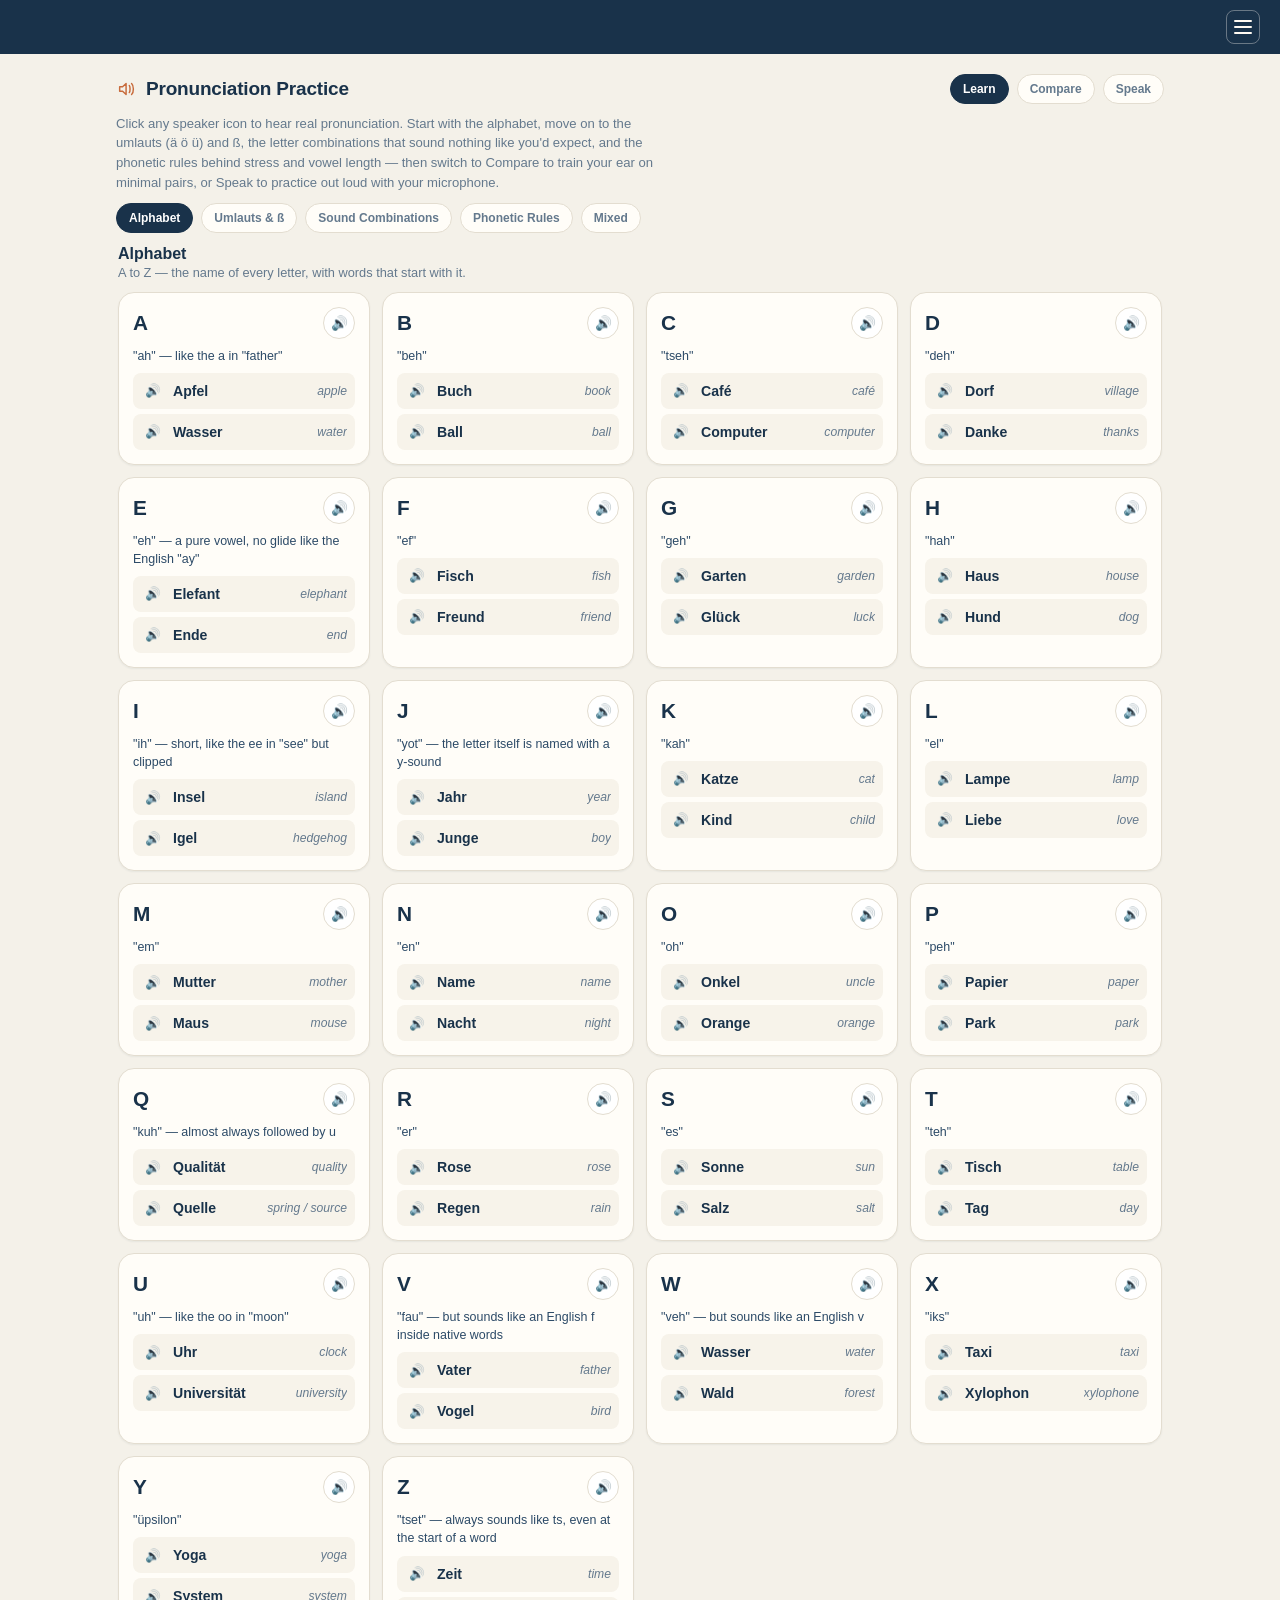
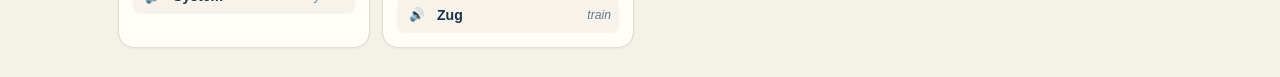
<file: apps/pronunciation.html>
<!doctype html>
<html lang="en">
<head>
<meta charset="UTF-8">
<meta name="viewport" content="width=device-width, initial-scale=1">
<title>Pronunciation Practice</title>
<link rel="stylesheet" href="../shared/theme.css">
<style>
  * { box-sizing: border-box; }
  body { margin: 0; display: flex; flex-direction: column; }
  main { width: min(1080px, 100%); margin: 0 auto; padding: clamp(10px, 2.2vh, 20px) 16px; display: flex; flex-direction: column; gap: 10px; }

  .top { display: flex; justify-content: space-between; gap: 14px; align-items: center; flex-wrap: wrap; }
  .brand { display: flex; align-items: center; gap: 8px; min-width: 0; }
  .sound-mark { display: inline-flex; width: 22px; height: 22px; flex-shrink: 0; color: var(--du-action); }
  h1 { margin: 0; font-size: 19px; font-weight: 700; letter-spacing: -0.01em; white-space: nowrap; overflow: hidden; text-overflow: ellipsis; }
  .top-actions { display: flex; align-items: center; gap: 10px; flex-wrap: wrap; }
  .score { padding: 7px 12px; border: 1px solid var(--du-line); border-radius: 999px; background: var(--du-surface); color: var(--du-muted); font-size: .78rem; white-space: nowrap; }
  .score strong { color: var(--du-ink); font-size: 1rem; }

  .intro { margin: 0; color: var(--du-muted); font-size: .82rem; line-height: 1.5; max-width: 76ch; }
  .cat-tabs { display: flex; gap: 8px; flex-wrap: wrap; }
  .cat-tabs[hidden] { display: none; }

  #scrollArea { padding: 2px 2px 10px; }

  .phoneme-section + .phoneme-section { margin-top: 26px; }
  .section-title { margin: 0 0 2px; font-size: 1rem; font-weight: 800; }
  .section-desc { margin: 0 0 12px; color: var(--du-muted); font-size: .8rem; }
  .phoneme-grid { display: grid; grid-template-columns: repeat(auto-fill, minmax(230px, 1fr)); gap: 12px; }

  .phoneme-card { background: var(--du-surface); border: 1px solid var(--du-line); border-radius: var(--du-r-lg); box-shadow: var(--du-shadow-sm); padding: 14px; display: flex; flex-direction: column; gap: 8px; }
  .phoneme-head { display: flex; align-items: center; justify-content: space-between; gap: 8px; }
  .phoneme-glyph { font-size: 1.3rem; font-weight: 800; line-height: 1.25; }
  .phoneme-play-btn { flex: 0 0 auto; width: 32px; height: 32px; border-radius: 50%; border: 1.5px solid var(--du-line); background: #fff; display: flex; align-items: center; justify-content: center; cursor: pointer; font-size: .85rem; color: var(--du-ink-soft); }
  .phoneme-play-btn:hover { border-color: var(--du-action); color: var(--du-action); }
  .phoneme-play-btn:active { transform: scale(.92); }
  .phoneme-hint { margin: 0; color: var(--du-ink-soft); font-size: .78rem; line-height: 1.45; }
  .example-list { display: flex; flex-direction: column; gap: 5px; }
  .example-row { display: flex; align-items: center; gap: 8px; padding: 6px 8px; border-radius: 8px; background: var(--du-surface-2); }
  .example-speak { flex: 0 0 auto; width: 24px; height: 24px; border-radius: 50%; border: none; background: transparent; cursor: pointer; font-size: .78rem; color: var(--du-muted); display: flex; align-items: center; justify-content: center; }
  .example-speak:hover { color: var(--du-action); }
  .example-de { font-weight: 700; font-size: .88rem; }
  .example-level { flex: 0 0 auto; padding: 1px 6px; font-size: .6rem; }
  .example-en { flex: 0 1 auto; min-width: 0; margin-left: auto; color: var(--du-muted); font-size: .76rem; font-style: italic; white-space: nowrap; overflow: hidden; text-overflow: ellipsis; }

  .compare-block, .multi-umlaut-block { margin-top: 26px; }
  .pair-title { margin: 16px 0 8px; font-size: .82rem; font-weight: 800; color: var(--du-ink-soft); text-transform: uppercase; letter-spacing: .04em; }
  .pair-title:first-of-type { margin-top: 4px; }
  .pair-grid { display: grid; grid-template-columns: repeat(auto-fill, minmax(270px, 1fr)); gap: 10px; }
  .pair-grid[hidden] { display: none; }
  .pair-tab-block { margin-top: 4px; }
  .pair-tabs { margin-bottom: 12px; }
  .pair-tabs .du-pill { height: 28px; padding: 0 11px; font-size: .72rem; }
  .pair-card { display: flex; align-items: center; justify-content: space-between; gap: 8px; padding: 10px 12px; border: 1px solid var(--du-line); border-radius: var(--du-r-sm); background: var(--du-surface); box-shadow: var(--du-shadow-sm); }
  .pair-side { display: flex; align-items: center; gap: 6px; min-width: 0; flex: 1 1 0; }
  .pair-word-text { display: flex; flex-direction: column; line-height: 1.25; min-width: 0; }
  .pair-de { font-weight: 700; font-size: .85rem; white-space: nowrap; overflow: hidden; text-overflow: ellipsis; }
  .pair-de.is-umlaut { color: var(--du-action-dark); }
  .pair-en { color: var(--du-muted); font-size: .68rem; font-style: italic; white-space: nowrap; overflow: hidden; text-overflow: ellipsis; }
  .pair-arrow { flex: 0 0 auto; color: var(--du-action); font-weight: 700; }
  .multi-umlaut-grid { grid-template-columns: repeat(auto-fill, minmax(220px, 1fr)); }

  .quiz-card { max-width: 540px; margin: 6px auto 0; padding: clamp(20px, 5vw, 34px); text-align: center; }
  .quiz-eyebrow { color: var(--du-action-dark); font-size: .7rem; font-weight: 700; letter-spacing: .1em; text-transform: uppercase; }
  .quiz-actions { margin-top: 16px; }

  .compare-audio-btn { margin: 16px auto 6px; width: 76px; height: 76px; border-radius: 50%; border: none; background: var(--du-action); color: #fff; font-size: 1.8rem; display: flex; align-items: center; justify-content: center; cursor: pointer; box-shadow: var(--du-shadow); }
  .compare-audio-btn:hover { background: var(--du-action-dark); }
  .compare-audio-btn:active { transform: scale(.96); }
  .compare-options { display: grid; grid-template-columns: repeat(2, 1fr); gap: 10px; margin-top: 18px; }
  .compare-option { padding: 16px 12px; border: 1px solid var(--du-line); border-radius: var(--du-r-sm); background: var(--du-surface); font: 700 1.15rem var(--du-font); color: var(--du-ink); cursor: pointer; transition: all .15s; }
  .compare-option:hover:not(:disabled) { border-color: var(--du-action); }
  .compare-option:disabled { cursor: default; }
  .compare-option.correct { background: #e7f4ed; border-color: var(--du-success); color: #226147; }
  .compare-option.incorrect { background: #fbebe6; border-color: var(--du-danger); color: #823b2c; }
  .compare-feedback { min-height: 0; margin-top: 0; padding: 0; border-radius: var(--du-r-sm); font-size: .85rem; line-height: 1.45; text-align: left; }
  .compare-feedback:not(:empty) { min-height: 20px; margin-top: 16px; padding: 10px 12px; }
  .compare-feedback.correct { background: #e7f4ed; color: #226147; }
  .compare-feedback.incorrect { background: #fbebe6; color: #823b2c; }

  .speak-word { margin: 14px 0 2px; font-size: clamp(1.5rem, 5vw, 2.1rem); font-weight: 800; }
  .speak-word-en { margin: 0 0 16px; color: var(--du-muted); font-style: italic; font-size: .85rem; }
  .mic-btn { margin: 18px auto 10px; width: 84px; height: 84px; border-radius: 50%; border: none; background: var(--du-ink); color: #fff; font-size: 2rem; display: flex; align-items: center; justify-content: center; cursor: pointer; box-shadow: var(--du-shadow); transition: background .15s; }
  .mic-btn:hover { background: var(--du-ink-deep); }
  .mic-btn:disabled { opacity: .5; cursor: default; }
  .mic-btn.is-listening { background: var(--du-danger); animation: mic-pulse 1.3s infinite; }
  @keyframes mic-pulse { 0%, 100% { box-shadow: 0 0 0 0 rgba(181, 73, 63, .45); } 50% { box-shadow: 0 0 0 14px rgba(181, 73, 63, 0); } }
  .mic-status { margin: 0 0 6px; color: var(--du-muted); font-size: .8rem; min-height: 1.2em; }
  .speak-result { margin-top: 14px; text-align: left; }
  .speak-heard { margin: 0 0 12px; color: var(--du-ink-soft); font-size: .85rem; text-align: center; }
  .speak-heard strong { color: var(--du-ink); }
  .score-meter { height: 14px; border-radius: 999px; background: var(--du-surface-2); overflow: hidden; }
  .score-meter-fill { height: 100%; width: 0; border-radius: 999px; background: var(--du-muted); transition: width .5s ease, background-color .3s ease; }
  .score-meter-fill.is-great { background: var(--du-success); }
  .score-meter-fill.is-good { background: var(--du-a2); }
  .score-meter-fill.is-fair { background: var(--du-action); }
  .score-meter-fill.is-poor { background: var(--du-danger); }
  .score-pct { margin: 8px 0 0; font: 800 1.6rem var(--du-font); text-align: center; }
  .speak-feedback { margin: 2px 0 0; font-size: .85rem; line-height: 1.4; text-align: center; color: var(--du-ink-soft); }
  .speak-unsupported { max-width: 480px; margin: 12px auto 0; padding: 16px 18px; color: var(--du-muted); font-size: .85rem; line-height: 1.5; text-align: center; }

  @media (max-width: 640px) {
    main { padding: 10px 12px; }
    h1 { font-size: 17px; }
    .compare-options { grid-template-columns: 1fr; }
  }
</style>
</head>
<body>
<nav class="site-navbar" aria-label="Practice activities">
  <button class="site-nav-toggle" id="siteNavToggle" type="button" aria-expanded="false" aria-controls="siteNavLinks" aria-label="Toggle navigation"><span></span><span></span><span></span></button>
  <div class="site-links" id="siteNavLinks">
    <a class="site-link active" href="pronunciation.html">Pronunciation Practice</a>
    <a class="site-link" href="vocab.html">Dictionary</a>
    <a class="site-link" href="particles.html">Modal Particles &amp; Fillers</a>
    <a class="site-link" href="articles.html">Article Trainer</a>
    <a class="site-link" href="verbs.html">German Verbs</a>
    <a class="site-link" href="pronouns.html">Pronoun Practice</a>
    <a class="site-link" href="prep.html">Preposition Practice</a>
    <a class="site-link" href="translation.html">Translation Practice</a>
  </div>
</nav>
<script>if (window.top !== window.self) document.currentScript.previousElementSibling.style.display = "none";</script>
<script>(function () { var t = document.getElementById('siteNavToggle'), l = document.getElementById('siteNavLinks'); if (!t || !l) return; t.addEventListener('click', function () { var open = l.classList.toggle('is-open'); t.classList.toggle('is-active', open); t.setAttribute('aria-expanded', open ? 'true' : 'false'); }); })();</script>
<main>
  <div class="top">
    <div class="brand">
      <svg class="sound-mark" viewBox="0 0 24 24" fill="none" aria-hidden="true">
        <path d="M4 9.5h3.2L11 6v12l-3.8-3.5H4z" stroke="currentColor" stroke-width="1.6" stroke-linejoin="round"/>
        <path d="M14.5 8.2c1.1 1 1.1 6.6 0 7.6M17 6c2.6 2.4 2.6 9.6 0 12" stroke="currentColor" stroke-width="1.6" stroke-linecap="round"/>
      </svg>
      <h1>Pronunciation Practice</h1>
    </div>
    <div class="top-actions">
      <div class="cat-tabs" id="modeTabs">
        <button class="du-pill is-active" data-mode="learn" type="button">Learn</button>
        <button class="du-pill" data-mode="compare" type="button">Compare</button>
        <button class="du-pill" data-mode="speak" type="button">Speak</button>
      </div>
      <div class="score" id="compareScoreBadge" hidden><strong id="compareScore">0 / 0</strong> correct</div>
      <div class="score" id="speakScoreBadge" hidden><strong id="speakScore">&mdash;</strong> avg match</div>
    </div>
  </div>
  <p class="intro">Click any speaker icon to hear real pronunciation. Start with the alphabet, move on to the umlauts (ä ö ü) and ß, the letter combinations that sound nothing like you'd expect, and the phonetic rules behind stress and vowel length &mdash; then switch to Compare to train your ear on minimal pairs, or Speak to practice out loud with your microphone.</p>
  <div class="cat-tabs" id="catTabs">
    <button class="du-pill is-active" data-cat="alphabet" type="button">Alphabet</button>
    <button class="du-pill" data-cat="umlauts" type="button">Umlauts &amp; ß</button>
    <button class="du-pill" data-cat="combos" type="button">Sound Combinations</button>
    <button class="du-pill" data-cat="phonetics" type="button">Phonetic Rules</button>
    <button class="du-pill" data-cat="mixed" type="button">Mixed</button>
  </div>
  <div class="cat-tabs" id="compareTabs" hidden>
    <button class="du-pill is-active" data-topic="all" type="button">All Pairs</button>
    <button class="du-pill" data-topic="umlaut" type="button">Umlauts</button>
    <button class="du-pill" data-topic="length" type="button">Vowel Length</button>
    <button class="du-pill" data-topic="devoicing" type="button">Final Devoicing</button>
  </div>
  <div id="scrollArea">
    <section id="learnView">
      <div id="learnContent"></div>
    </section>
    <section id="compareView" hidden>
      <div class="quiz-card du-card">
        <div class="quiz-eyebrow">Listen carefully &mdash; which one did you hear?</div>
        <button class="compare-audio-btn" id="comparePlay" type="button" title="Play sound">🔊</button>
        <p class="quiz-replay-hint">Tap to hear it again</p>
        <div class="compare-options" id="compareOptions"></div>
        <div class="compare-feedback" id="compareFeedback" role="status"></div>
        <div class="quiz-actions">
          <button class="du-btn is-accent" id="compareNext" type="button">Next pair</button>
        </div>
      </div>
    </section>
    <section id="speakView" hidden>
      <div class="quiz-card du-card" id="speakCard">
        <div class="quiz-eyebrow">Say this word out loud</div>
        <p class="speak-word" id="speakWord" lang="de">&nbsp;</p>
        <p class="speak-word-en" id="speakWordEn"></p>
        <button class="du-btn is-sm" id="speakHear" type="button">🔊 Hear it first</button>
        <div>
          <button class="mic-btn" id="micBtn" type="button" title="Start recording">🎤</button>
        </div>
        <p class="mic-status" id="micStatus">Tap the microphone and say the word.</p>
        <div class="speak-result" id="speakResult" hidden>
          <p class="speak-heard" id="speakHeard"></p>
          <div class="score-meter"><div class="score-meter-fill" id="scoreMeterFill"></div></div>
          <p class="score-pct" id="scorePct"></p>
          <p class="speak-feedback" id="speakFeedback"></p>
        </div>
        <div class="quiz-actions">
          <button class="du-btn is-accent" id="speakNext" type="button">Next word</button>
        </div>
      </div>
      <p class="speak-unsupported" id="speakUnsupported" hidden>Speech recognition isn't available in this browser, so Speak mode can't listen to you here. It works in desktop Chrome or Edge (and Chrome on Android) &mdash; try opening this page there.</p>
    </section>
  </div>
</main>
<script>
  // ---- data -----------------------------------------------------------
  const ALPHABET = [
    { letter: 'A', hint: '"ah" — like the a in "father"', examples: [{ de: 'Apfel', en: 'apple' }, { de: 'Wasser', en: 'water' }] },
    { letter: 'B', hint: '"beh"', examples: [{ de: 'Buch', en: 'book' }, { de: 'Ball', en: 'ball' }] },
    { letter: 'C', hint: '"tseh"', examples: [{ de: 'Café', en: 'café' }, { de: 'Computer', en: 'computer' }] },
    { letter: 'D', hint: '"deh"', examples: [{ de: 'Dorf', en: 'village' }, { de: 'Danke', en: 'thanks' }] },
    { letter: 'E', hint: '"eh" — a pure vowel, no glide like the English "ay"', examples: [{ de: 'Elefant', en: 'elephant' }, { de: 'Ende', en: 'end' }] },
    { letter: 'F', hint: '"ef"', examples: [{ de: 'Fisch', en: 'fish' }, { de: 'Freund', en: 'friend' }] },
    { letter: 'G', hint: '"geh"', examples: [{ de: 'Garten', en: 'garden' }, { de: 'Glück', en: 'luck' }] },
    { letter: 'H', hint: '"hah"', examples: [{ de: 'Haus', en: 'house' }, { de: 'Hund', en: 'dog' }] },
    { letter: 'I', hint: '"ih" — short, like the ee in "see" but clipped', examples: [{ de: 'Insel', en: 'island' }, { de: 'Igel', en: 'hedgehog' }] },
    { letter: 'J', hint: '"yot" — the letter itself is named with a y-sound', examples: [{ de: 'Jahr', en: 'year' }, { de: 'Junge', en: 'boy' }] },
    { letter: 'K', hint: '"kah"', examples: [{ de: 'Katze', en: 'cat' }, { de: 'Kind', en: 'child' }] },
    { letter: 'L', hint: '"el"', examples: [{ de: 'Lampe', en: 'lamp' }, { de: 'Liebe', en: 'love' }] },
    { letter: 'M', hint: '"em"', examples: [{ de: 'Mutter', en: 'mother' }, { de: 'Maus', en: 'mouse' }] },
    { letter: 'N', hint: '"en"', examples: [{ de: 'Name', en: 'name' }, { de: 'Nacht', en: 'night' }] },
    { letter: 'O', hint: '"oh"', examples: [{ de: 'Onkel', en: 'uncle' }, { de: 'Orange', en: 'orange' }] },
    { letter: 'P', hint: '"peh"', examples: [{ de: 'Papier', en: 'paper' }, { de: 'Park', en: 'park' }] },
    { letter: 'Q', hint: '"kuh" — almost always followed by u', examples: [{ de: 'Qualität', en: 'quality' }, { de: 'Quelle', en: 'spring / source' }] },
    { letter: 'R', hint: '"er"', examples: [{ de: 'Rose', en: 'rose' }, { de: 'Regen', en: 'rain' }] },
    { letter: 'S', hint: '"es"', examples: [{ de: 'Sonne', en: 'sun' }, { de: 'Salz', en: 'salt' }] },
    { letter: 'T', hint: '"teh"', examples: [{ de: 'Tisch', en: 'table' }, { de: 'Tag', en: 'day' }] },
    { letter: 'U', hint: '"uh" — like the oo in "moon"', examples: [{ de: 'Uhr', en: 'clock' }, { de: 'Universität', en: 'university' }] },
    { letter: 'V', hint: '"fau" — but sounds like an English f inside native words', examples: [{ de: 'Vater', en: 'father' }, { de: 'Vogel', en: 'bird' }] },
    { letter: 'W', hint: '"veh" — but sounds like an English v', examples: [{ de: 'Wasser', en: 'water' }, { de: 'Wald', en: 'forest' }] },
    { letter: 'X', hint: '"iks"', examples: [{ de: 'Taxi', en: 'taxi' }, { de: 'Xylophon', en: 'xylophone' }] },
    { letter: 'Y', hint: '"üpsilon"', examples: [{ de: 'Yoga', en: 'yoga' }, { de: 'System', en: 'system' }] },
    { letter: 'Z', hint: '"tset" — always sounds like ts, even at the start of a word', examples: [{ de: 'Zeit', en: 'time' }, { de: 'Zug', en: 'train' }] }
  ];

  const UMLAUTS = [
    { letter: 'Ä', speak: 'Ä', hint: 'short like the e in "bed"; long like the ai in "air" — round nothing, just relax the jaw', examples: [
      { de: 'Äpfel', en: 'apples', level: 'A1' }, { de: 'Mädchen', en: 'girl', level: 'A1' }, { de: 'Käse', en: 'cheese', level: 'A1' }, { de: 'spät', en: 'late', level: 'A1' }, { de: 'Bäcker', en: 'baker', level: 'A1' }, { de: 'Zähne', en: 'teeth', level: 'A1' }, { de: 'Ärztin', en: 'doctor (f.)', level: 'A1' },
      { de: 'Bär', en: 'bear', level: 'A2' }, { de: 'Wäsche', en: 'laundry', level: 'A2' }, { de: 'Gepäck', en: 'luggage', level: 'A2' }, { de: 'zählen', en: 'to count', level: 'A2' }, { de: 'hängen', en: 'to hang', level: 'A2' }, { de: 'Sänger', en: 'singer', level: 'A2' }, { de: 'Käufer', en: 'buyer', level: 'A2' },
      { de: 'Jäger', en: 'hunter', level: 'B1' }, { de: 'nähen', en: 'to sew, stitch', level: 'B1' }, { de: 'Tänzer', en: 'dancer', level: 'B1' }, { de: 'ändern', en: 'to alter', level: 'B1' }, { de: 'Mäuse', en: 'mice', level: 'B1' }, { de: 'während', en: 'while, whereas', level: 'B1' }, { de: 'Lärm', en: 'noise', level: 'B1' }
    ] },
    { letter: 'Ö', speak: 'Ö', hint: 'say "eh" while rounding your lips like you would for "oh" — close to the ir in "bird"', examples: [
      { de: 'Öl', en: 'oil', level: 'A1' }, { de: 'hören', en: 'to hear / listen', level: 'A1' }, { de: 'können', en: 'to be able to', level: 'A1' }, { de: 'Löffel', en: 'spoon', level: 'A1' }, { de: 'öffnen', en: 'to open', level: 'A1' }, { de: 'Möbel', en: 'furniture', level: 'A1' }, { de: 'König', en: 'king', level: 'A1' },
      { de: 'schön', en: 'beautiful', level: 'A2' }, { de: 'mögen', en: 'to like', level: 'A2' }, { de: 'Größe', en: 'size', level: 'A2' }, { de: 'Hörer', en: 'listener / receiver', level: 'A2' }, { de: 'lösen', en: 'to solve', level: 'A2' }, { de: 'stören', en: 'to disturb', level: 'A2' }, { de: 'Lösung', en: 'solution', level: 'A2' },
      { de: 'Löwe', en: 'lion', level: 'B1' }, { de: 'nötig', en: 'necessary, required', level: 'B1' }, { de: 'Flöte', en: 'flute', level: 'B1' }, { de: 'Erdöl', en: 'crude oil, petroleum', level: 'B1' }, { de: 'erhöhen', en: 'to raise, increase', level: 'B1' }, { de: 'löschen', en: 'to extinguish', level: 'B1' }, { de: 'bewölkt', en: 'cloudy', level: 'B1' }
    ] },
    { letter: 'Ü', speak: 'Ü', hint: 'say "ee" while rounding your lips like you would for "oo" — like the French u in "tu"', examples: [
      { de: 'für', en: 'for', level: 'A1' }, { de: 'müde', en: 'tired', level: 'A1' }, { de: 'üben', en: 'to practice', level: 'A1' }, { de: 'Büro', en: 'office', level: 'A1' }, { de: 'früh', en: 'early', level: 'A1' }, { de: 'Küche', en: 'kitchen', level: 'A1' }, { de: 'Glück', en: 'luck / happiness', level: 'A1' },
      { de: 'Tür', en: 'door', level: 'A2' }, { de: 'süß', en: 'sweet', level: 'A2' }, { de: 'Müll', en: 'trash', level: 'A2' }, { de: 'kühl', en: 'cool', level: 'A2' }, { de: 'Brücke', en: 'bridge', level: 'A2' }, { de: 'lügen', en: 'to lie', level: 'A2' }, { de: 'Gebühr', en: 'fee', level: 'A2' },
      { de: 'dünn', en: 'thin', level: 'B1' }, { de: 'Mühe', en: 'effort', level: 'B1' }, { de: 'Süden', en: 'south', level: 'B1' }, { de: 'Münze', en: 'coin', level: 'B1' }, { de: 'kühlen', en: 'to cool', level: 'B1' }, { de: 'üblich', en: 'usual', level: 'B1' }, { de: 'Bürger', en: 'citizen', level: 'B1' }
    ] },
    { letter: 'ß', speak: 'Straße', hint: '"scharfes S" (sharp S) — always a crisp, voiceless s, like the ss in "hiss"', examples: [
      { de: 'Straße', en: 'street', level: 'A1' }, { de: 'Fuß', en: 'foot', level: 'A1' }, { de: 'Spaß', en: 'fun', level: 'A1' }, { de: 'heiß', en: 'hot', level: 'A1' }, { de: 'Gruß', en: 'greeting', level: 'A1' }, { de: 'heißen', en: 'to be called', level: 'A1' }, { de: 'schließen', en: 'to close', level: 'A1' },
      { de: 'groß', en: 'big / tall', level: 'A2' }, { de: 'außen', en: 'outside / exterior', level: 'A2' }, { de: 'grüßen', en: 'to greet', level: 'A2' }, { de: 'stoßen', en: 'to push / bump', level: 'A2' }, { de: 'schießen', en: 'to shoot', level: 'A2' }, { de: 'fließend', en: 'fluent', level: 'A2' }, { de: 'Fußgänger', en: 'pedestrian', level: 'A2' },
      { de: 'Soße', en: 'sauce', level: 'B1' }, { de: 'Äußerung', en: 'statement', level: 'B1' }, { de: 'außerhalb', en: 'outside', level: 'B1' }, { de: 'Schließfach', en: 'lockbox, safe', level: 'B1' }, { de: 'unregelmäßig', en: 'irregular', level: 'B1' }, { de: 'Fußabdruck', en: 'footprint', level: 'B1' }, { de: 'Großfamilie', en: 'extended family', level: 'B1' }
    ] }
  ];

  // Minimal pairs — the same word skeleton with and without the umlaut, so
  // the vowel shift is the only thing that changes between the two.
  const VOWEL_PAIRS = {
    'A vs Ä': [
      { base: 'Vater', baseEn: 'father', umlaut: 'Väter', umlautEn: 'fathers' },
      { base: 'Apfel', baseEn: 'apple', umlaut: 'Äpfel', umlautEn: 'apples' },
      { base: 'Nacht', baseEn: 'night', umlaut: 'Nächte', umlautEn: 'nights' },
      { base: 'Hand', baseEn: 'hand', umlaut: 'Hände', umlautEn: 'hands' },
      { base: 'Stadt', baseEn: 'city', umlaut: 'Städte', umlautEn: 'cities' },
      { base: 'Land', baseEn: 'country', umlaut: 'Länder', umlautEn: 'countries' },
      { base: 'Mann', baseEn: 'man', umlaut: 'Männer', umlautEn: 'men' },
      { base: 'alt', baseEn: 'old', umlaut: 'älter', umlautEn: 'older' }
    ],
    'O vs Ö': [
      { base: 'Sohn', baseEn: 'son', umlaut: 'Söhne', umlautEn: 'sons' },
      { base: 'Ton', baseEn: 'sound / tone', umlaut: 'Töne', umlautEn: 'sounds / tones' },
      { base: 'Ofen', baseEn: 'oven', umlaut: 'Öfen', umlautEn: 'ovens' },
      { base: 'Koch', baseEn: 'cook', umlaut: 'Köche', umlautEn: 'cooks' },
      { base: 'Loch', baseEn: 'hole', umlaut: 'Löcher', umlautEn: 'holes' },
      { base: 'Kopf', baseEn: 'head', umlaut: 'Köpfe', umlautEn: 'heads' },
      { base: 'Wort', baseEn: 'word', umlaut: 'Wörter', umlautEn: 'words' },
      { base: 'groß', baseEn: 'big', umlaut: 'größer', umlautEn: 'bigger' }
    ],
    'U vs Ü': [
      { base: 'Mutter', baseEn: 'mother', umlaut: 'Mütter', umlautEn: 'mothers' },
      { base: 'Bruder', baseEn: 'brother', umlaut: 'Brüder', umlautEn: 'brothers' },
      { base: 'Buch', baseEn: 'book', umlaut: 'Bücher', umlautEn: 'books' },
      { base: 'Kuh', baseEn: 'cow', umlaut: 'Kühe', umlautEn: 'cows' },
      { base: 'Stuhl', baseEn: 'chair', umlaut: 'Stühle', umlautEn: 'chairs' },
      { base: 'Fuß', baseEn: 'foot', umlaut: 'Füße', umlautEn: 'feet' },
      { base: 'jung', baseEn: 'young', umlaut: 'jünger', umlautEn: 'younger' },
      { base: 'Hut', baseEn: 'hat', umlaut: 'Hüte', umlautEn: 'hats' }
    ]
  };

  // Words that pack in two or more umlauts at once — a stress test for the sounds above.
  const MULTI_UMLAUT = [
    { de: 'Frühstück', en: 'breakfast', level: 'A1' },
    { de: 'frühstücken', en: 'to have breakfast', level: 'A1' },
    { de: 'Gänseblümchen', en: 'daisy', level: 'A1' },
    { de: 'rückwärts', en: 'backwards', level: 'A2' },
    { de: 'Führerscheinprüfung', en: 'driving test', level: 'A2' },
    { de: 'Wörterbücher', en: 'dictionaries', level: 'A2' },
    { de: 'überprüfen', en: 'to check, verify', level: 'B1' },
    { de: 'Türöffner', en: 'door opener', level: 'B1' },
    { de: 'zurückbrüllen', en: 'to yell back', level: 'B1' },
    { de: 'zurückführen', en: 'to trace back to', level: 'B1' },
    { de: 'übermäßig', en: 'excessive', level: 'B1' },
    { de: 'überflüssig', en: 'superfluous, unnecessary', level: 'B1' },
    { de: 'Löwenzähne', en: 'dandelions', level: 'B1' },
    { de: 'übermütig', en: 'high-spirited, reckless', level: 'B1' }
  ];

  const COMBOS = [
    { letter: 'CH (after a, o, u, au)', hint: 'the "ach-Laut" — a guttural rasp made at the very back of the throat, with no real English equivalent; think of gently clearing your throat, like the ch in Scottish "loch"', examples: [{ de: 'Bach', en: 'creek' }, { de: 'Buch', en: 'book' }, { de: 'auch', en: 'also' }, { de: 'Nacht', en: 'night' }, { de: 'doch', en: 'though, yet' }] },
    { letter: 'CH (after e, i, ä, ö, ü)', hint: 'the "ich-Laut" — a soft hiss made at the front of the mouth, close to the h in "huge"; nothing like the throaty ach-sound above, even though it is the same two letters', examples: [{ de: 'ich', en: 'I' }, { de: 'nicht', en: 'not' }, { de: 'Milch', en: 'milk' }, { de: 'manchmal', en: 'sometimes' }] },
    { letter: 'SCH', hint: 'a single, solid "sh" sound, exactly like the English sh in "shoe" — all three letters together make just one sound', examples: [{ de: 'Schule', en: 'school' }, { de: 'Fisch', en: 'fish' }, { de: 'waschen', en: 'to wash' }, { de: 'Tisch', en: 'table' }, { de: 'schlafen', en: 'to sleep' }] },
    { letter: 'SP (word or syllable start)', hint: 'pronounced "shp", not "sp" as in English — the s borrows the sh-sound from sch whenever it opens a word or syllable', examples: [{ de: 'Sport', en: 'sport' }, { de: 'sprechen', en: 'to speak' }, { de: 'Spiel', en: 'game' }, { de: 'Sprache', en: 'language' }] },
    { letter: 'ST (word or syllable start)', hint: 'pronounced "sht", not "st" as in English — the same rule as sp above applies here', examples: [{ de: 'Stadt', en: 'city' }, { de: 'Student', en: 'student' }, { de: 'stehen', en: 'to stand' }, { de: 'verstehen', en: 'to understand' }, { de: 'stark', en: 'strong' }] },
    { letter: 'IE', hint: 'a long, pure "ee" sound, like in "see" — the i is silent and just tells you to hold the e sound longer', examples: [{ de: 'Liebe', en: 'love' }, { de: 'Bier', en: 'beer' }, { de: 'hier', en: 'here' }, { de: 'Familie', en: 'family' }, { de: 'Tier', en: 'animal' }, { de: 'Biene', en: 'bee' }, { de: 'Spiegel', en: 'mirror' }] },
    { letter: 'EI', hint: 'like the English "eye" — the exact opposite of ie above, and the pair most learners mix up first', examples: [{ de: 'Ei', en: 'egg' }, { de: 'mein', en: 'my / mine' }, { de: 'zwei', en: 'two' }, { de: 'Arbeit', en: 'work' }, { de: 'Nein', en: 'no' }, { de: 'Wein', en: 'wine' }, { de: 'Reis', en: 'rice' }, { de: 'frei', en: 'free' }] },
    { letter: 'EU / ÄU', hint: 'like the English "oy" in "boy" — eu and äu always sound identical to each other, no matter which one is written', examples: [{ de: 'Freund', en: 'friend' }, { de: 'Häuser', en: 'houses' }, { de: 'neun', en: 'nine' }, { de: 'Deutschland', en: 'Germany' }, { de: 'Europa', en: 'Europe' }, { de: 'Träume', en: 'dreams' }] },
    { letter: 'PF', hint: 'both sounds blended into one quick burst — start with your lips together for p, then release straight into f without a gap', examples: [{ de: 'Pferd', en: 'horse' }, { de: 'Apfel', en: 'apple' }, { de: 'Kopf', en: 'head' }, { de: 'Pfeffer', en: 'pepper' }] },
    { letter: 'TZ', hint: 'like the English "ts" in "cats" — always a quick, crisp double sound, never a soft z', examples: [{ de: 'Katze', en: 'cat' }, { de: 'Satz', en: 'sentence' }, { de: 'jetzt', en: 'now' }, { de: 'Platz', en: 'square / space' }] },
    { letter: 'CK', hint: 'a hard, crisp k that also shortens and sharpens the vowel sitting right before it', examples: [{ de: 'Zucker', en: 'sugar' }, { de: 'Glück', en: 'luck' }, { de: 'Rock', en: 'skirt / jacket' }, { de: 'schmecken', en: 'to taste' }, { de: 'Rucksack', en: 'backpack' }, { de: 'backen', en: 'to bake' }] },
    { letter: 'QU', hint: 'pronounced "kv", not "kw" as in English — q is almost always followed by u in German, and the u then sounds like an English v', examples: [{ de: 'Quelle', en: 'spring / source' }, { de: 'Quatsch', en: 'nonsense' }, { de: 'bequem', en: 'comfortable' }, { de: 'Qualität', en: 'quality' }] },
    { letter: 'TH', hint: 'just a plain t — the h is completely silent here, so there is no English "th" sound anywhere in German', examples: [{ de: 'Theater', en: 'theatre' }, { de: 'Thema', en: 'topic' }, { de: 'Apotheke', en: 'pharmacy' }, { de: 'Mathematik', en: 'mathematics' }] },
    { letter: 'NG', hint: 'a soft nasal "ng" like in "sing" — the g stays silent as its own sound and never gets pronounced separately afterwards', examples: [{ de: 'singen', en: 'to sing' }, { de: 'lang', en: 'long' }, { de: 'Zeitung', en: 'newspaper' }, { de: 'Übung', en: 'exercise' }, { de: 'bringen', en: 'to bring' }] },
    { letter: 'V (in native words)', hint: 'sounds like an English f, not a v — the letter’s alphabet name is "fau" for exactly this reason', examples: [{ de: 'Vater', en: 'father' }, { de: 'viel', en: 'much / a lot' }, { de: 'verstehen', en: 'to understand' }, { de: 'vier', en: 'four' }] },
    { letter: 'W', hint: 'sounds like an English v, not a w — German has no "w" sound the way English does', examples: [{ de: 'Wasser', en: 'water' }, { de: 'wichtig', en: 'important' }, { de: 'warum', en: 'why' }, { de: 'wir', en: 'we' }] },
    { letter: 'J', hint: 'sounds like an English y, not a j — the same y-glide you hear in "yes"', examples: [{ de: 'Jahr', en: 'year' }, { de: 'ja', en: 'yes' }, { de: 'jung', en: 'young' }, { de: 'Jacke', en: 'jacket' }] },
    { letter: 'Z', hint: 'always "ts", even at the very start of a word, where English speakers instinctively expect a soft z', examples: [{ de: 'Zeit', en: 'time' }, { de: 'Zahn', en: 'tooth' }, { de: 'zwölf', en: 'twelve' }, { de: 'zwischen', en: 'between' }] },
    { letter: 'R', hint: 'a guttural sound made in the throat (closer to a French r than an English one), which softens to almost a vowel at the end of a syllable', examples: [{ de: 'rot', en: 'red' }, { de: 'Rose', en: 'rose' }, { de: 'Reise', en: 'trip' }, { de: 'Uhr', en: 'clock' }] },
    { letter: 'AI', hint: 'the same "eye" sound as ei — just a much rarer spelling of the identical diphthong', examples: [{ de: 'Mai', en: 'May' }, { de: 'Hai', en: 'shark' }, { de: 'Kaiser', en: 'emperor' }] },
    { letter: 'AU', hint: 'like the English "ow" in "how" — a single gliding sound, not an "a" followed by a separate "u"', examples: [{ de: 'Haus', en: 'house' }, { de: 'Baum', en: 'tree' }, { de: 'Frau', en: 'woman' }, { de: 'kaufen', en: 'to buy' }, { de: 'Auto', en: 'car' }, { de: 'blau', en: 'blue' }, { de: 'raus', en: 'out (colloquial)' }] },
    { letter: '-IG (word ending)', hint: 'at the end of a word this sounds like the soft ich-Laut ("-ich"), not a hard g — in southern Germany and Austria you will also hear it said as "-ik"', examples: [{ de: 'richtig', en: 'right / correct' }, { de: 'billig', en: 'cheap' }, { de: 'zwanzig', en: 'twenty' }, { de: 'ruhig', en: 'calm / quiet' }] },
    { letter: 'CHS', hint: 'collapses to a single "ks" sound, exactly like the x in the English word "fox"', examples: [{ de: 'sechs', en: 'six' }, { de: 'Fuchs', en: 'fox' }, { de: 'wachsen', en: 'to grow' }] },
    { letter: 'TSCH', hint: 'like the English "ch" in "church" — the closest German gets to that exact English sound', examples: [{ de: 'Deutsch', en: 'German' }, { de: 'tschüss', en: 'bye' }, { de: 'rutschen', en: 'to slide' }] },
    { letter: 'KN', hint: 'both letters are pronounced — unlike the silent k in the English "knee", the k is fully spoken right before the n', examples: [{ de: 'Knie', en: 'knee' }, { de: 'Knopf', en: 'button' }, { de: 'Knochen', en: 'bone' }] },
    { letter: 'PS', hint: 'both letters are pronounced — unlike the silent p in the English "psychology", you say the p clearly before the s', examples: [{ de: 'Psychologie', en: 'psychology' }, { de: 'Pseudonym', en: 'pseudonym' }] },
    { letter: 'PH', hint: 'sounds exactly like an English f — mostly appears in words borrowed from Greek', examples: [{ de: 'Philosophie', en: 'philosophy' }, { de: 'Physik', en: 'physics' }, { de: 'Fotografie', en: 'photography (also spelled with f)' }] },
    { letter: '-TION (word ending)', hint: 'pronounced "tsi-OHN", with the stress landing on that final syllable, not "shun" as in English', examples: [{ de: 'Nation', en: 'nation' }, { de: 'Situation', en: 'situation' }, { de: 'Information', en: 'information' }] },
    { letter: 'DT', hint: 'the d turns silent — only the t is heard, so dt sounds exactly like a plain t', examples: [{ de: 'Handtuch', en: 'towel' }, { de: 'verwandt', en: 'related' }, { de: 'Stadtmitte', en: 'city centre' }] }
  ];

  // Word-stress rules — the stressed syllable of each example is bolded via
  // `mark`; the speaker button still always speaks the plain word in `de`.
  const PHONETIC_RULES = [
    { letter: 'The Basic Rule', hint: 'stress almost always falls on the first syllable of a word’s root — no accent marks needed, it’s just the default', examples: [
      { de: 'wandern', mark: '<b>WAN</b>dern', en: 'to hike' },
      { de: 'Fenster', mark: '<b>FENS</b>ter', en: 'window' },
      { de: 'kommen', mark: '<b>KOM</b>men', en: 'to come' },
      { de: 'Lehrerin', mark: '<b>LEH</b>rerin', en: 'teacher (f.)' },
      { de: 'singen', mark: '<b>SIN</b>gen', en: 'to sing' }
    ] },
    { letter: 'Unstressed Prefixes', hint: 'be-, ge-, ver-, ent-, er-, zer-, emp-, and miss- are never stressed — the emphasis lands on the syllable right after them', examples: [
      { de: 'bekommen', mark: 'be<b>KOM</b>men', en: 'to receive' },
      { de: 'verstehen', mark: 'ver<b>STEH</b>en', en: 'to understand' },
      { de: 'gehören', mark: 'ge<b>HÖ</b>ren', en: 'to belong' },
      { de: 'erklären', mark: 'er<b>KLÄ</b>ren', en: 'to explain' },
      { de: 'entscheiden', mark: 'ent<b>SCHEI</b>den', en: 'to decide' }
    ] },
    { letter: 'Stressed Separable Prefixes', hint: 'an-, auf-, aus-, mit-, vor-, zu-, and ein- are the opposite of be-/ver-/ge- — they always carry the stress, and they split off to the end of the clause', examples: [
      { de: 'aufmachen', mark: '<b>AUF</b>machen', en: 'to open' },
      { de: 'ausgehen', mark: '<b>AUS</b>gehen', en: 'to go out' },
      { de: 'mitkommen', mark: '<b>MIT</b>kommen', en: 'to come along' },
      { de: 'anfangen', mark: '<b>AN</b>fangen', en: 'to begin' },
      { de: 'zumachen', mark: '<b>ZU</b>machen', en: 'to close' }
    ] },
    { letter: 'Compound Nouns', hint: 'German loves stacking nouns into one long word — stress almost always lands on the very first part, however long the compound gets', examples: [
      { de: 'Haustür', mark: '<b>HAUS</b>tür', en: 'front door' },
      { de: 'Handschuh', mark: '<b>HAND</b>schuh', en: 'glove' },
      { de: 'Kühlschrank', mark: '<b>KÜHL</b>schrank', en: 'refrigerator' },
      { de: 'Wörterbuch', mark: '<b>WÖR</b>terbuch', en: 'dictionary' },
      { de: 'Regenschirm', mark: '<b>RE</b>genschirm', en: 'umbrella' }
    ] },
    { letter: 'Loanwords', hint: 'words borrowed from French or Latin often break the first-syllable rule and land the stress on a later syllable instead', examples: [
      { de: 'Universität', mark: 'Universi<b>TÄT</b>', en: 'university' },
      { de: 'Student', mark: 'Stu<b>DENT</b>', en: 'student' },
      { de: 'Museum', mark: 'Mu<b>SE</b>um', en: 'museum' },
      { de: 'Elefant', mark: 'Ele<b>FANT</b>', en: 'elephant' },
      { de: 'Computer', mark: 'Com<b>PU</b>ter', en: 'computer' }
    ] }
  ];

  // Minimal pairs contrasting a short vowel against the same vowel held long.
  const VOWEL_LENGTH_PAIRS = {
    'A: short vs long': [
      { base: 'Stadt', baseEn: 'city (short a)', umlaut: 'Staat', umlautEn: 'state (long a)' },
      { base: 'Kamm', baseEn: 'comb (short a)', umlaut: 'kam', umlautEn: 'came (long a)' },
      { base: 'Ratte', baseEn: 'rat (short a)', umlaut: 'Rate', umlautEn: 'installment (long a)' },
      { base: 'Bann', baseEn: 'ban, spell (short a)', umlaut: 'Bahn', umlautEn: 'train, track (long a)' }
    ],
    'E: short vs long': [
      { base: 'Bett', baseEn: 'bed (short e)', umlaut: 'Beet', umlautEn: 'flowerbed (long e)' },
      { base: 'wenn', baseEn: 'if / when (short e)', umlaut: 'wen', umlautEn: 'whom (long e)' },
      { base: 'denn', baseEn: 'because (short e)', umlaut: 'den', umlautEn: 'the, masc. acc. (long e)' },
      { base: 'Keller', baseEn: 'cellar (short e)', umlaut: 'Kehle', umlautEn: 'throat (long e)' }
    ],
    'I: short vs long': [
      { base: 'in', baseEn: 'in (short i)', umlaut: 'ihn', umlautEn: 'him (long i)' },
      { base: 'Mitte', baseEn: 'middle (short i)', umlaut: 'Miete', umlautEn: 'rent (long i)' },
      { base: 'still', baseEn: 'quiet (short i)', umlaut: 'Stil', umlautEn: 'style (long i)' },
      { base: 'Ritter', baseEn: 'knight (short i)', umlaut: 'Riese', umlautEn: 'giant (long i)' }
    ],
    'O: short vs long': [
      { base: 'offen', baseEn: 'open (short o)', umlaut: 'Ofen', umlautEn: 'oven (long o)' },
      { base: 'Sonne', baseEn: 'sun (short o)', umlaut: 'Sohn', umlautEn: 'son (long o)' },
      { base: 'Rost', baseEn: 'rust (short o)', umlaut: 'Rose', umlautEn: 'rose (long o)' },
      { base: 'Post', baseEn: 'mail, post office (short o)', umlaut: 'Boot', umlautEn: 'boat (long o)' }
    ],
    'U: short vs long': [
      { base: 'muss', baseEn: 'must (short u)', umlaut: 'Mus', umlautEn: 'purée (long u)' },
      { base: 'Mutter', baseEn: 'mother (short u)', umlaut: 'Mut', umlautEn: 'courage (long u)' },
      { base: 'Nummer', baseEn: 'number (short u)', umlaut: 'Blume', umlautEn: 'flower (long u)' },
      { base: 'Kuss', baseEn: 'kiss (short u)', umlaut: 'Kur', umlautEn: 'spa cure (long u)' }
    ]
  };

  // b/d/g at the end of a word or syllable devoice to p/t/k — add an ending
  // and the true, voiced sound comes back.
  const DEVOICING_PAIRS = {
    'B → P at the end': [
      { base: 'gelb', baseEn: 'yellow (sounds like "gelp")', umlaut: 'gelbe', umlautEn: 'yellow, inflected (b is back)' },
      { base: 'Lob', baseEn: 'praise (sounds like "Lop")', umlaut: 'loben', umlautEn: 'to praise (b is back)' },
      { base: 'halb', baseEn: 'half (sounds like "halp")', umlaut: 'halbe', umlautEn: 'half, inflected (b is back)' },
      { base: 'Staub', baseEn: 'dust (sounds like "Staup")', umlaut: 'stauben', umlautEn: 'to be dusty (b is back)' }
    ],
    'D → T at the end': [
      { base: 'Hund', baseEn: 'dog (sounds like "Hunt")', umlaut: 'Hunde', umlautEn: 'dogs (d is back)' },
      { base: 'Rad', baseEn: 'wheel / bike (sounds like "Rat")', umlaut: 'Räder', umlautEn: 'wheels / bikes (d is back)' },
      { base: 'Bild', baseEn: 'picture (sounds like "Bilt")', umlaut: 'Bilder', umlautEn: 'pictures (d is back)' },
      { base: 'Lied', baseEn: 'song (sounds like "Liet")', umlaut: 'Lieder', umlautEn: 'songs (d is back)' },
      { base: 'Kind', baseEn: 'child (sounds like "Kint")', umlaut: 'Kinder', umlautEn: 'children (d is back)' }
    ],
    'G → K at the end': [
      { base: 'Tag', baseEn: 'day (sounds like "Tak")', umlaut: 'Tage', umlautEn: 'days (g is back)' },
      { base: 'Weg', baseEn: 'way / path (sounds like "Vek")', umlaut: 'Wege', umlautEn: 'ways / paths (g is back)' },
      { base: 'Zug', baseEn: 'train (sounds like "Tsuk")', umlaut: 'Züge', umlautEn: 'trains (g is back)' },
      { base: 'Berg', baseEn: 'mountain (sounds like "Berk")', umlaut: 'Berge', umlautEn: 'mountains (g is back)' },
      { base: 'Krieg', baseEn: 'war (sounds like "Kriek")', umlaut: 'Kriege', umlautEn: 'wars (g is back)' }
    ]
  };

  // Words where a glottal stop — a tiny catch of the breath, marked with · —
  // separates a vowel-initial syllable from what comes before it.
  const GLOTTAL_STOP_WORDS = {
    'After an unstressed prefix': [
      { de: 'beobachten', mark: 'be&middot;obachten', en: 'to observe' },
      { de: 'geerbt', mark: 'ge&middot;erbt', en: 'inherited' },
      { de: 'vereinbaren', mark: 'ver&middot;einbaren', en: 'to arrange, agree on' },
      { de: 'unehrlich', mark: 'un&middot;ehrlich', en: 'dishonest' },
      { de: 'erinnern', mark: 'er&middot;innern', en: 'to remind, remember' }
    ],
    'Inside a compound word': [
      { de: 'Erdbeere', mark: 'Erd&middot;beere', en: 'strawberry' },
      { de: 'Verein', mark: 'Ver&middot;ein', en: 'club, association' },
      { de: 'Vorabend', mark: 'Vor&middot;abend', en: 'evening before, eve' }
    ],
    'In loanwords': [
      { de: 'Theater', mark: 'The&middot;ater', en: 'theatre' },
      { de: 'Koordination', mark: 'Ko&middot;ordination', en: 'coordination' },
      { de: 'reagieren', mark: 're&middot;agieren', en: 'to react' },
      { de: 'Museum', mark: 'Muse&middot;um', en: 'museum' }
    ]
  };

  ALPHABET.forEach(it => { it.pool = 'alphabet'; it.quizAudio = it.letter; });
  UMLAUTS.forEach(it => { it.pool = 'umlauts'; it.quizAudio = it.examples[0].de; });
  COMBOS.forEach(it => { it.pool = 'combos'; it.quizAudio = it.examples[0].de; });
  PHONETIC_RULES.forEach(it => { it.pool = 'phonetics'; it.quizAudio = it.examples[0].de; });

  const CAT_META = {
    alphabet: { label: 'Alphabet', pool: ALPHABET, desc: 'A to Z — the name of every letter, with words that start with it.' },
    umlauts: { label: 'Umlauts & ß', pool: UMLAUTS, desc: 'The extra letters that change a word’s meaning entirely — graded from beginner (A1) through intermediate (B1).' },
    combos: { label: 'Sound Combinations', pool: COMBOS, desc: 'Letter pairs and clusters that sound different from what you’d expect.' },
    phonetics: { label: 'Phonetic Rules', pool: PHONETIC_RULES, desc: 'The patterns that decide how a whole word sounds, beyond any single letter — where the stress lands, vowel length, and more.' }
  };

  // ---- compare (minimal-pair ear training) --------------------------
  // Every minimal pair already built for the Learn tab, flattened into one
  // pool so Compare mode can quiz you on hearing the difference — the same
  // "what do you hear?" exercise format from German textbooks.
  const COMPARE_TOPIC_LABEL = { umlaut: 'Umlaut', length: 'Vowel length', devoicing: 'Final devoicing' };
  const COMPARE_POOL = [
    ...Object.values(VOWEL_PAIRS).flat().map(p => ({ ...p, topic: 'umlaut' })),
    ...Object.values(VOWEL_LENGTH_PAIRS).flat().map(p => ({ ...p, topic: 'length' })),
    ...Object.values(DEVOICING_PAIRS).flat().map(p => ({ ...p, topic: 'devoicing' }))
  ];

  // ---- speech -----------------------------------------------------------
  // Primary voice: Google Translate's own "listen" audio (the same clip
  // translate.google.com plays), fetched from its public, no-key endpoint.
  // It is far more reliable than the OS voice picked by the browser's
  // built-in speech synthesis, which varies wildly by device and often
  // mangles German vowels. If that request ever fails — offline, blocked,
  // rate-limited — we fall back to the browser's own speech synthesis,
  // explicitly preferring a German "Google" network voice over whatever
  // local voice the browser would otherwise default to, so a speaker
  // button never goes completely silent.
  // Debounced so a rapid tap on two buttons in a row doesn't overlap two
  // clips or clip the new one before it starts.
  let pendingSpeechTimer = null;
  let currentAudio = null;
  let germanVoice = null;
  function pickGermanVoice() {
    if (!('speechSynthesis' in window)) return null;
    const voices = window.speechSynthesis.getVoices();
    return voices.find(v => v.lang === 'de-DE' && /google/i.test(v.name))
      || voices.find(v => /^de/i.test(v.lang) && /google/i.test(v.name))
      || voices.find(v => v.lang === 'de-DE')
      || voices.find(v => /^de/i.test(v.lang))
      || null;
  }
  if ('speechSynthesis' in window) {
    germanVoice = pickGermanVoice();
    window.speechSynthesis.onvoiceschanged = () => { germanVoice = pickGermanVoice(); };
  }
  function speakWithBrowserVoice(text) {
    if (!('speechSynthesis' in window)) return;
    try {
      window.speechSynthesis.cancel();
      const u = new SpeechSynthesisUtterance(text);
      u.lang = 'de-DE';
      u.rate = 0.85;
      if (germanVoice) u.voice = germanVoice;
      window.speechSynthesis.speak(u);
    } catch (e) {}
  }
  function speak(text) {
    if (pendingSpeechTimer) { clearTimeout(pendingSpeechTimer); pendingSpeechTimer = null; }
    if (currentAudio) { try { currentAudio.pause(); } catch (e) {} currentAudio = null; }
    try { if ('speechSynthesis' in window) window.speechSynthesis.cancel(); } catch (e) {}
    pendingSpeechTimer = setTimeout(() => {
      pendingSpeechTimer = null;
      const url = 'https://translate.google.com/translate_tts?ie=UTF-8&tl=de&client=tw-ob&q=' + encodeURIComponent(text);
      const audio = new Audio(url);
      currentAudio = audio;
      const fallback = () => { if (currentAudio === audio) { currentAudio = null; speakWithBrowserVoice(text); } };
      audio.addEventListener('error', fallback);
      audio.play().catch(fallback);
    }, 120);
  }

  // ---- helpers -----------------------------------------------------------
  function esc(s) { return String(s).replace(/[&<>"']/g, c => ({ '&': '&amp;', '<': '&lt;', '>': '&gt;', '"': '&quot;', "'": '&#39;' }[c])); }
  function shuffle(arr) { for (let i = arr.length - 1; i > 0; i--) { const j = Math.floor(Math.random() * (i + 1)); [arr[i], arr[j]] = [arr[j], arr[i]]; } return arr; }

  // ex.mark, when present, is trusted static markup (e.g. a bolded stressed
  // syllable) shown instead of the plain escaped word — the speaker button
  // still always speaks the real, plain spelling in ex.de.
  function exampleRowHtml(ex) {
    return `<div class="example-row">
      <button class="example-speak" data-de="${esc(ex.de)}" title="Hear '${esc(ex.de)}'">🔊</button>
      <span class="example-de" lang="de">${ex.mark || esc(ex.de)}</span>
      ${ex.level ? `<span class="du-level example-level ${esc(ex.level)}">${esc(ex.level)}</span>` : ''}
      <span class="example-en">${esc(ex.en)}</span>
    </div>`;
  }

  function cardHtml(item) {
    const speakText = item.speak || item.quizAudio || item.letter;
    const exRows = item.examples.map(exampleRowHtml).join('');
    return `<div class="phoneme-card">
      <div class="phoneme-head">
        <span class="phoneme-glyph" lang="de">${esc(item.letter)}</span>
        <button class="phoneme-play-btn" data-speak="${esc(speakText)}" title="Hear pronunciation">🔊</button>
      </div>
      <p class="phoneme-hint">${esc(item.hint)}</p>
      <div class="example-list">${exRows}</div>
    </div>`;
  }

  function pairCardsHtml(pairs) {
    return pairs.map(p => `
      <div class="pair-card">
        <div class="pair-side">
          <button class="example-speak" data-de="${esc(p.base)}" title="Hear '${esc(p.base)}'">🔊</button>
          <span class="pair-word-text"><span class="pair-de" lang="de">${esc(p.base)}</span><span class="pair-en">${esc(p.baseEn)}</span></span>
        </div>
        <span class="pair-arrow">&rarr;</span>
        <div class="pair-side">
          <button class="example-speak" data-de="${esc(p.umlaut)}" title="Hear '${esc(p.umlaut)}'">🔊</button>
          <span class="pair-word-text"><span class="pair-de is-umlaut" lang="de">${esc(p.umlaut)}</span><span class="pair-en">${esc(p.umlautEn)}</span></span>
        </div>
      </div>`).join('');
  }

  function pairGroupHtml(title, pairs) {
    return `<h3 class="pair-title">${esc(title)}</h3><div class="pair-grid">${pairCardsHtml(pairs)}</div>`;
  }

  // Renders each group as a tab, showing only the active group's pair-grid
  // at a time — used where flipping between groups (rather than scrolling
  // past all of them) is the more useful way to browse.
  function pairTabsHtml(groups) {
    const titles = Object.keys(groups);
    const tabs = titles.map((title, i) => `<button class="du-pill${i === 0 ? ' is-active' : ''}" data-pair-tab-group="${esc(title)}" type="button">${esc(title)}</button>`).join('');
    const panels = titles.map((title, i) => `<div class="pair-grid pair-tab-panel" data-pair-tab-panel="${esc(title)}"${i === 0 ? '' : ' hidden'}>${pairCardsHtml(groups[title])}</div>`).join('');
    return `<div class="pair-tab-block"><div class="cat-tabs pair-tabs">${tabs}</div>${panels}</div>`;
  }

  function compareHtml() {
    return `<div class="compare-block">
      <h2 class="section-title">Compare: Plain Vowel vs Umlaut</h2>
      <p class="section-desc">The same word, one letter apart — say each pair back to back and listen for how much just the umlaut changes the vowel (and often the meaning too).</p>
      ${pairTabsHtml(VOWEL_PAIRS)}
    </div>`;
  }

  function multiUmlautHtml() {
    const rows = MULTI_UMLAUT.map(exampleRowHtml).join('');
    return `<div class="multi-umlaut-block">
      <h2 class="section-title">Words with Two or More Umlauts</h2>
      <p class="section-desc">Rarer, but a great stress-test for the sounds above — every word here packs in more than one ä, ö, or ü.</p>
      <div class="phoneme-grid multi-umlaut-grid">${rows}</div>
    </div>`;
  }

  function wordGroupHtml(title, words) {
    return `<h3 class="pair-title">${esc(title)}</h3><div class="phoneme-grid multi-umlaut-grid">${words.map(exampleRowHtml).join('')}</div>`;
  }

  function glottalStopHtml() {
    const groups = Object.entries(GLOTTAL_STOP_WORDS).map(([title, words]) => wordGroupHtml(title, words)).join('');
    return `<div class="multi-umlaut-block">
      <h2 class="section-title">The Glottal Stop (der Knacklaut)</h2>
      <p class="section-desc">German inserts a tiny catch of the breath — a glottal stop — before any word or syllable that starts with a vowel, marked here with a middle dot ( &middot; ). It keeps vowel-initial syllables crisp and separate instead of blending into the sound before them, the way English or French often do.</p>
      ${groups}
    </div>`;
  }

  function vowelLengthHtml() {
    const groups = Object.entries(VOWEL_LENGTH_PAIRS).map(([title, pairs]) => pairGroupHtml(title, pairs)).join('');
    return `<div class="compare-block">
      <h2 class="section-title">Short vs Long Vowels</h2>
      <p class="section-desc">Every German vowel is either short or long, and the difference alone can change a word's meaning. A vowel is usually long before a single consonant, a silent h, or when doubled (aa/ee/oo) — and short before a doubled consonant or a consonant cluster.</p>
      ${groups}
    </div>`;
  }

  function devoicingHtml() {
    const groups = Object.entries(DEVOICING_PAIRS).map(([title, pairs]) => pairGroupHtml(title, pairs)).join('');
    return `<div class="compare-block">
      <h2 class="section-title">Final Devoicing (Auslautverhärtung)</h2>
      <p class="section-desc">At the very end of a word or syllable, b/d/g are devoiced — they sound like p/t/k instead. Add an ending and a vowel follows, and the original voiced sound comes right back, as these pairs show.</p>
      ${groups}
    </div>`;
  }

  function sectionHtml(catId) {
    const meta = CAT_META[catId];
    let extra = '';
    if (catId === 'umlauts') extra = compareHtml() + multiUmlautHtml();
    else if (catId === 'phonetics') extra = vowelLengthHtml() + devoicingHtml() + glottalStopHtml();
    return `<section class="phoneme-section">
      <h2 class="section-title">${esc(meta.label)}</h2>
      <p class="section-desc">${esc(meta.desc)}</p>
      <div class="phoneme-grid">${meta.pool.map(cardHtml).join('')}</div>
      ${extra}
    </section>`;
  }

  const REAL_CATEGORIES = Object.keys(CAT_META);

  function renderLearnGrid() {
    const el = document.getElementById('learnContent');
    el.innerHTML = activeCategory === 'mixed'
      ? REAL_CATEGORIES.map(sectionHtml).join('')
      : sectionHtml(activeCategory);
  }

  document.getElementById('learnContent').addEventListener('click', e => {
    const playBtn = e.target.closest('.phoneme-play-btn');
    if (playBtn) { speak(playBtn.dataset.speak); return; }
    const exBtn = e.target.closest('.example-speak');
    if (exBtn) { speak(exBtn.dataset.de); return; }
    const tabBtn = e.target.closest('[data-pair-tab-group]');
    if (tabBtn) {
      const block = tabBtn.closest('.pair-tab-block');
      const group = tabBtn.dataset.pairTabGroup;
      block.querySelectorAll('[data-pair-tab-group]').forEach(b => b.classList.toggle('is-active', b === tabBtn));
      block.querySelectorAll('[data-pair-tab-panel]').forEach(p => { p.hidden = p.dataset.pairTabPanel !== group; });
    }
  });

  // ---- compare (minimal-pair ear training) --------------------------
  let compareTopic = 'all', currentCompare = null, compareAnswered = false;
  let compareCorrect = 0, compareAttempts = 0;

  function compareTopicPool(topic) {
    return topic === 'all' ? COMPARE_POOL : COMPARE_POOL.filter(p => p.topic === topic);
  }

  function playCompare() { if (currentCompare) speak(currentCompare.target === 'base' ? currentCompare.pair.base : currentCompare.pair.umlaut); }

  function nextCompare() {
    const pool = compareTopicPool(compareTopic);
    const pair = pool[Math.floor(Math.random() * pool.length)];
    const target = Math.random() < 0.5 ? 'base' : 'umlaut';
    currentCompare = { pair, target };
    compareAnswered = false;
    const options = shuffle([
      { key: 'base', word: pair.base },
      { key: 'umlaut', word: pair.umlaut }
    ]);
    document.getElementById('compareOptions').innerHTML = options
      .map(o => `<button class="compare-option" data-key="${o.key}">${esc(o.word)}</button>`).join('');
    const feedback = document.getElementById('compareFeedback');
    feedback.textContent = '';
    feedback.className = 'compare-feedback';
    playCompare();
  }

  function selectCompare(key, btn) {
    if (compareAnswered || !currentCompare) return;
    compareAnswered = true;
    compareAttempts++;
    const isCorrect = key === currentCompare.target;
    if (isCorrect) compareCorrect++;
    document.querySelectorAll('.compare-option').forEach(b => {
      b.disabled = true;
      if (b.dataset.key === currentCompare.target) b.classList.add('correct');
      else if (b === btn) b.classList.add('incorrect');
    });
    const p = currentCompare.pair;
    const heardWord = currentCompare.target === 'base' ? p.base : p.umlaut;
    const heardGloss = currentCompare.target === 'base' ? p.baseEn : p.umlautEn;
    const feedback = document.getElementById('compareFeedback');
    feedback.className = 'compare-feedback ' + (isCorrect ? 'correct' : 'incorrect');
    feedback.textContent = (isCorrect ? 'Correct! ' : 'Not quite. ') +
      `You heard "${heardWord}" (${heardGloss}). Topic: ${COMPARE_TOPIC_LABEL[p.topic]}.`;
    document.getElementById('compareScore').textContent = `${compareCorrect} / ${compareAttempts}`;
  }

  document.getElementById('compareOptions').addEventListener('click', e => {
    const btn = e.target.closest('.compare-option');
    if (btn) selectCompare(btn.dataset.key, btn);
  });
  document.getElementById('comparePlay').addEventListener('click', playCompare);
  document.getElementById('compareNext').addEventListener('click', nextCompare);
  document.getElementById('compareTabs').addEventListener('click', e => {
    const btn = e.target.closest('.du-pill');
    if (!btn) return;
    document.querySelectorAll('#compareTabs .du-pill').forEach(b => b.classList.remove('is-active'));
    btn.classList.add('is-active');
    compareTopic = btn.dataset.topic;
    nextCompare();
  });

  // ---- speak (microphone pronunciation scoring) --------------------------
  // Uses the browser's built-in speech recognition (Chrome/Edge only) to
  // transcribe what you said, then scores it against the target word with
  // a normalized edit-distance similarity. This is an approximation of how
  // intelligible your pronunciation was to a speech recognizer — not a
  // certified phonetic analysis — but it is honest, needs no server or API
  // key, and degrades clearly (rather than silently) when unsupported.
  const SpeechRecognitionCtor = window.SpeechRecognition || window.webkitSpeechRecognition;
  const speechRecognitionSupported = !!SpeechRecognitionCtor;
  let recognition = null;
  if (speechRecognitionSupported) {
    recognition = new SpeechRecognitionCtor();
    recognition.lang = 'de-DE';
    recognition.interimResults = false;
    recognition.maxAlternatives = 5;
  }

  function flatWordPool(catId) {
    if (catId === 'mixed') return REAL_CATEGORIES.flatMap(flatWordPool);
    const seen = new Set();
    const words = [];
    CAT_META[catId].pool.forEach(item => item.examples.forEach(ex => {
      if (seen.has(ex.de)) return;
      seen.add(ex.de);
      words.push({ de: ex.de, en: ex.en });
    }));
    return words;
  }

  function normalizeSpeech(s) {
    return String(s).toLowerCase().trim().replace(/[.,!?„“”"'’]/g, '').replace(/\s+/g, ' ');
  }

  function levenshtein(a, b) {
    const m = a.length, n = b.length;
    if (!m) return n;
    if (!n) return m;
    let prev = Array.from({ length: n + 1 }, (_, j) => j);
    for (let i = 1; i <= m; i++) {
      const row = [i];
      for (let j = 1; j <= n; j++) {
        row[j] = a[i - 1] === b[j - 1] ? prev[j - 1] : 1 + Math.min(prev[j - 1], prev[j], row[j - 1]);
      }
      prev = row;
    }
    return prev[n];
  }

  function wordSimilarity(target, heard) {
    const t = normalizeSpeech(target).replace(/\s+/g, '');
    const h = normalizeSpeech(heard).replace(/\s+/g, '');
    const maxLen = Math.max(t.length, h.length) || 1;
    return Math.max(0, 1 - levenshtein(t, h) / maxLen);
  }

  let currentSpeakWord = null, speakAttempts = 0, speakScoreSum = 0, recognizing = false;
  const micBtn = document.getElementById('micBtn');
  const micStatus = document.getElementById('micStatus');
  const speakResult = document.getElementById('speakResult');

  function nextSpeakWord() {
    const pool = flatWordPool(activeCategory);
    let next = pool[Math.floor(Math.random() * pool.length)];
    if (pool.length > 1 && currentSpeakWord) while (next.de === currentSpeakWord.de) next = pool[Math.floor(Math.random() * pool.length)];
    currentSpeakWord = next;
    document.getElementById('speakWord').textContent = currentSpeakWord.de;
    document.getElementById('speakWordEn').textContent = currentSpeakWord.en;
    speakResult.hidden = true;
    micStatus.textContent = 'Tap the microphone and say the word.';
  }

  function setMicState(state) {
    micBtn.classList.toggle('is-listening', state === 'listening');
    micBtn.textContent = state === 'listening' ? '⏺' : '🎤';
  }

  function feedbackFor(score) {
    if (score >= 90) return { band: 'is-great', text: 'Excellent — that is spot on.' };
    if (score >= 70) return { band: 'is-good', text: 'Good — very close to the real pronunciation.' };
    if (score >= 45) return { band: 'is-fair', text: 'Getting there. Listen again and try once more.' };
    return { band: 'is-poor', text: 'Not quite a match — slow down and try again.' };
  }

  function showSpeakResult(heardText, score) {
    speakAttempts++;
    speakScoreSum += score;
    document.getElementById('speakScore').textContent = Math.round(speakScoreSum / speakAttempts) + '%';
    const fb = feedbackFor(score);
    document.getElementById('speakHeard').innerHTML = heardText
      ? `You said: <strong lang="de">${esc(heardText)}</strong>`
      : 'We couldn’t make out any words.';
    const fill = document.getElementById('scoreMeterFill');
    fill.className = 'score-meter-fill ' + fb.band;
    fill.style.width = score + '%';
    document.getElementById('scorePct').textContent = score + '% match';
    document.getElementById('speakFeedback').textContent = fb.text;
    speakResult.hidden = false;
  }

  if (recognition) {
    recognition.onresult = event => {
      const result = event.results[0];
      let best = { transcript: '', score: -1 };
      for (let i = 0; i < result.length; i++) {
        const score = Math.round(wordSimilarity(currentSpeakWord.de, result[i].transcript) * 100);
        if (score > best.score) best = { transcript: result[i].transcript, score };
      }
      showSpeakResult(best.transcript, Math.max(best.score, 0));
    };
    recognition.onerror = event => {
      const messages = {
        'not-allowed': 'Microphone access was blocked. Allow it in your browser settings to use Speak mode.',
        'no-speech': 'Didn’t hear anything — tap the microphone and try again.',
        'audio-capture': 'No microphone was found on this device.',
        'network': 'Speech recognition needs an internet connection.'
      };
      micStatus.textContent = messages[event.error] || 'Something went wrong — tap the microphone to try again.';
    };
    recognition.onend = () => { recognizing = false; setMicState('idle'); };
  }

  function toggleRecording() {
    if (!recognition || !currentSpeakWord) return;
    if (recognizing) { recognition.abort(); return; }
    if (currentAudio) { try { currentAudio.pause(); } catch (e) {} }
    try { window.speechSynthesis && window.speechSynthesis.cancel(); } catch (e) {}
    speakResult.hidden = true;
    recognizing = true;
    setMicState('listening');
    try { recognition.start(); }
    catch (e) { recognizing = false; setMicState('idle'); micStatus.textContent = 'Could not start the microphone — tap to try again.'; }
  }

  if (!speechRecognitionSupported) {
    document.getElementById('speakCard').hidden = true;
    document.getElementById('speakUnsupported').hidden = false;
  } else {
    micBtn.addEventListener('click', toggleRecording);
    document.getElementById('speakHear').addEventListener('click', () => currentSpeakWord && speak(currentSpeakWord.de));
    document.getElementById('speakNext').addEventListener('click', nextSpeakWord);
  }

  // ---- mode + category switching -----------------------------------------------------------
  let currentMode = 'learn';
  let activeCategory = 'alphabet';

  function setMode(mode) {
    if (currentMode === 'speak' && mode !== 'speak' && recognizing && recognition) recognition.abort();
    currentMode = mode;
    document.querySelectorAll('#modeTabs .du-pill').forEach(b => b.classList.toggle('is-active', b.dataset.mode === mode));
    document.getElementById('learnView').hidden = mode !== 'learn';
    document.getElementById('compareView').hidden = mode !== 'compare';
    document.getElementById('speakView').hidden = mode !== 'speak';
    document.getElementById('catTabs').hidden = mode === 'compare';
    document.getElementById('compareTabs').hidden = mode !== 'compare';
    document.getElementById('compareScoreBadge').hidden = mode !== 'compare';
    document.getElementById('speakScoreBadge').hidden = mode !== 'speak';
    if (mode === 'compare' && !currentCompare) nextCompare();
    if (mode === 'speak' && !currentSpeakWord) nextSpeakWord();
  }

  document.getElementById('modeTabs').addEventListener('click', e => {
    const btn = e.target.closest('.du-pill');
    if (btn) setMode(btn.dataset.mode);
  });

  document.getElementById('catTabs').addEventListener('click', e => {
    const btn = e.target.closest('.du-pill');
    if (!btn) return;
    document.querySelectorAll('#catTabs .du-pill').forEach(b => b.classList.remove('is-active'));
    btn.classList.add('is-active');
    activeCategory = btn.dataset.cat;
    if (currentMode === 'learn') renderLearnGrid();
    else if (currentMode === 'speak') nextSpeakWord();
  });

  renderLearnGrid();
</script>
</body>
</html>
</file>
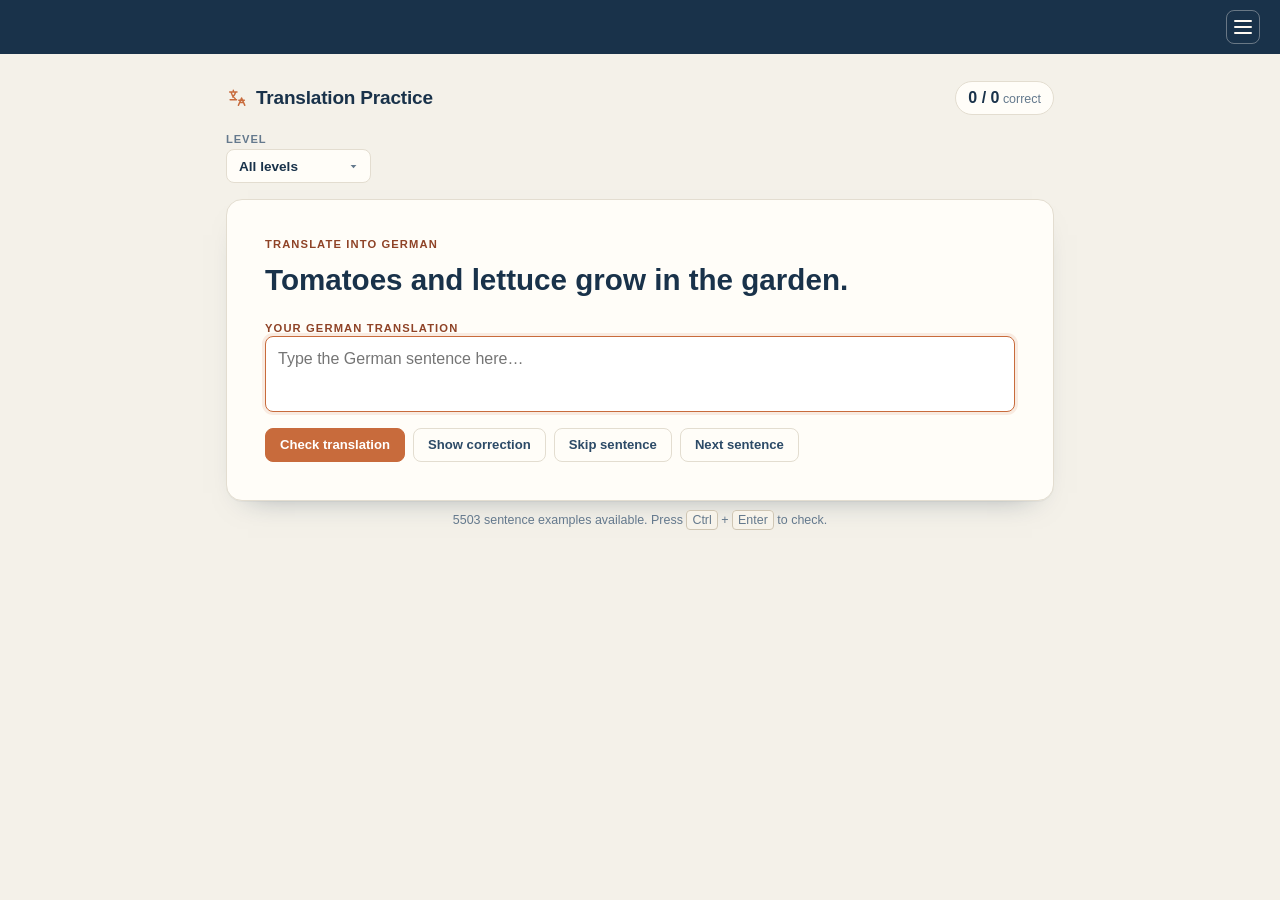
<file: apps/translation.html>
<!doctype html>
<html lang="en">
<head>
  <meta charset="UTF-8">
  <meta name="viewport" content="width=device-width, initial-scale=1">
  <title>Translation Practice</title>
  <link rel="stylesheet" href="../shared/theme.css">
  <style>
    * { box-sizing: border-box; }
    body { margin: 0; height: 100dvh; overflow: hidden; display: flex; flex-direction: column; }
    main { width: min(860px, 100%); flex: 1; min-height: 0; margin: 0 auto; padding: clamp(12px, 3vh, 28px) 16px; display: flex; flex-direction: column; }
    .top { display:flex; justify-content:space-between; gap:16px; align-items:center; margin-bottom:18px; }
    .brand { display:flex; align-items:center; gap:8px; min-width:0; }
    .translate-mark { display:inline-flex; width:22px; height:22px; flex-shrink:0; color:var(--du-action); }
    h1 { margin:0; font-size:19px; font-weight:700; letter-spacing:-0.01em; white-space:nowrap; overflow:hidden; text-overflow:ellipsis; }
    .score { padding:7px 12px; border:1px solid var(--du-line); border-radius:999px; background:var(--du-surface); color:var(--du-muted); font-size:.78rem; white-space:nowrap; }
    .score strong { color:var(--du-ink); font-size:1rem; }
    .filters { display:flex; gap:10px; flex-wrap:wrap; margin-bottom:16px; }
    .filters label { display:grid; gap:4px; color:var(--du-muted); font-size:.7rem; font-weight:700; letter-spacing:.08em; text-transform:uppercase; }
    .filters .du-field { min-width:145px; }
    .card { padding:clamp(20px, 5vw, 38px); border:1px solid var(--du-line); border-radius:var(--du-r-lg); background:var(--du-surface); box-shadow:var(--du-shadow); }
    .eyebrow { color:var(--du-action-dark); font-size:.7rem; font-weight:700; letter-spacing:.1em; text-transform:uppercase; }
    .sentence { margin:10px 0 18px; font-size:clamp(1.15rem, 3.6vw, 1.85rem); font-weight:700; line-height:1.35; }
    textarea { width:100%; height:76px; min-height:76px; resize:none; padding:10px 12px; border:1px solid var(--du-line); border-radius:var(--du-r-sm); background:#fff; color:var(--du-ink); font:1rem var(--du-font); line-height:1.5; outline:none; }
    textarea:focus { border-color:var(--du-action); box-shadow:0 0 0 3px rgba(200,107,60,.12); }
    .actions { display:flex; gap:8px; flex-wrap:wrap; margin-top:12px; }
    .feedback { min-height:54px; margin-top:18px; padding:12px 14px; border-radius:var(--du-r-sm); line-height:1.45; }
    .feedback:empty { display:none; }
    .feedback.correct { background:#e7f4ed; color:#226147; }
    .feedback.incorrect { background:#fbebe6; color:#823b2c; }
    .feedback.hint { background:#f5f0e5; color:var(--du-ink-soft); }
    .correction { display:block; margin-top:7px; color:var(--du-ink); font-weight:700; }
    .meta { margin:12px 0 0; color:var(--du-muted); font-size:.78rem; text-align:center; }
    kbd { padding:2px 5px; border:1px solid var(--du-line-strong); border-radius:4px; background:var(--du-surface-2); font:inherit; }
    @media (max-width:560px) { main { padding:10px 12px; } .top { align-items:center; flex-direction:row; margin-bottom:10px; } h1 { font-size:17px; } .filters { margin-bottom:10px; } .filters label { flex:1; } .filters .du-field { width:100%; min-width:0; } .card { padding:18px; } }
  </style>
</head>
<body>
  <nav class="site-navbar" aria-label="Practice activities">
    <button class="site-nav-toggle" id="siteNavToggle" type="button" aria-expanded="false" aria-controls="siteNavLinks" aria-label="Toggle navigation"><span></span><span></span><span></span></button>
    <div class="site-links" id="siteNavLinks">
      <a class="site-link" href="pronunciation.html">Pronunciation Practice</a>
      <a class="site-link" href="vocab.html">Dictionary</a>
      <a class="site-link" href="particles.html">Modal Particles &amp; Fillers</a>
      <a class="site-link" href="articles.html">Article Trainer</a>
      <a class="site-link" href="verbs.html">German Verbs</a>
      <a class="site-link" href="pronouns.html">Pronoun Practice</a>
      <a class="site-link" href="prep.html">Preposition Practice</a>
      <a class="site-link active" href="translation.html">Translation Practice</a>
    </div>
  </nav>
  <script>if (window.top !== window.self) document.currentScript.previousElementSibling.style.display = 'none';</script>
  <script>(function () { var t = document.getElementById('siteNavToggle'), l = document.getElementById('siteNavLinks'); if (!t || !l) return; t.addEventListener('click', function () { var open = l.classList.toggle('is-open'); t.classList.toggle('is-active', open); t.setAttribute('aria-expanded', open ? 'true' : 'false'); }); })();</script>
  <main>
    <div class="top">
      <div class="brand">
        <svg class="translate-mark" viewBox="0 0 24 24" fill="none" aria-hidden="true">
          <path d="M4 5.5h8M8 3.5v2M5.5 5.5c.7 3.2 2.2 5.5 4.6 7.3M10.5 5.5c-.6 2.2-1.5 4-3.1 5.5M4.5 14h7" stroke="currentColor" stroke-width="1.6" stroke-linecap="round"/>
          <path d="M14 14.5h6M17 12.5v2M13.5 20l3.5-8 3.5 8M15 17h4" stroke="currentColor" stroke-width="1.6" stroke-linecap="round" stroke-linejoin="round"/>
        </svg>
        <h1>Translation Practice</h1>
      </div>
      <div class="score"><strong id="score">0 / 0</strong> correct</div>
    </div>
    <div class="filters">
      <label>Level <select id="level" class="du-field"><option value="ALL">All levels</option><option value="A1">A1</option><option value="A2">A2</option><option value="B1">B1</option></select></label>
    </div>
    <section class="card" aria-live="polite">
      <div class="eyebrow">Translate into German</div>
      <div class="sentence" id="englishSentence">Loading sentence…</div>
      <label class="eyebrow" for="answer">Your German translation</label>
      <textarea id="answer" lang="de" spellcheck="true" placeholder="Type the German sentence here…" autocomplete="off"></textarea>
      <div class="actions">
        <button class="du-btn is-accent" id="check" type="button">Check translation</button>
        <button class="du-btn" id="hint" type="button">Show correction</button>
        <button class="du-btn" id="skip" type="button">Skip sentence</button>
        <button class="du-btn" id="next" type="button">Next sentence</button>
      </div>
      <div class="feedback" id="feedback" role="status"></div>
    </section>
    <p class="meta"><span id="available">0</span> sentence examples available. Press <kbd>Ctrl</kbd> + <kbd>Enter</kbd> to check.</p>
  </main>
  <script>
    function loadJson(path) {
      const request = new XMLHttpRequest(); request.open('GET', path, false); request.send(null);
      if (request.status !== 200 && request.status !== 0) throw new Error('Could not load ' + path);
      return JSON.parse(request.responseText);
    }
    const rawCards = loadJson('../data/vocabulary.json');
    const seen = new Set();
    const sentences = rawCards.filter(card => {
      const pair = card.example;
      if (!pair || !pair.en || !pair.de) return false;
      const key = pair.en + '\u0000' + pair.de;
      if (seen.has(key)) return false;
      seen.add(key); return true;
    });
    const level = document.getElementById('level'), answer = document.getElementById('answer');
    const englishSentence = document.getElementById('englishSentence'), feedback = document.getElementById('feedback');
    let current, correct = 0, attempts = 0;
    function candidates() { return sentences.filter(card => level.value === 'ALL' || card.level === level.value); }
    function normalize(text) { return text.trim().toLocaleLowerCase('de').replace(/[„“”]/g, '"').replace(/[’‘]/g, "'").replace(/\s+/g, ' ').replace(/[.!?]+$/g, ''); }
    function updateAvailable() { document.getElementById('available').textContent = candidates().length; }
    function setFeedback(type, html) { feedback.className = 'feedback ' + type; feedback.innerHTML = html; }
    function nextSentence() {
      const pool = candidates();
      if (!pool.length) { current = null; englishSentence.textContent = 'No sentence examples match these filters.'; answer.value = ''; answer.disabled = true; document.getElementById('check').disabled = true; document.getElementById('hint').disabled = true; feedback.textContent = ''; return; }
      let next = pool[Math.floor(Math.random() * pool.length)];
      if (pool.length > 1) while (next === current) next = pool[Math.floor(Math.random() * pool.length)];
      current = next; englishSentence.textContent = current.example.en; answer.value = ''; answer.disabled = false; document.getElementById('check').disabled = false; document.getElementById('hint').disabled = false; feedback.textContent = ''; feedback.className = 'feedback'; answer.focus();
    }
    function showCorrection(prefix, type) { setFeedback(type, `${prefix}<span class="correction" lang="de">${current.example.de}</span>`); }
    function checkAnswer() {
      if (!current || !answer.value.trim()) { setFeedback('hint', 'Write your German translation first.'); return; }
      attempts++;
      if (normalize(answer.value) === normalize(current.example.de)) { correct++; setFeedback('correct', 'Correct — well done!'); }
      else showCorrection('Not quite. Compare your answer with this suggested correction:', 'incorrect');
      document.getElementById('score').textContent = `${correct} / ${attempts}`;
    }
    document.getElementById('check').addEventListener('click', checkAnswer);
    document.getElementById('hint').addEventListener('click', () => current && showCorrection('Suggested correction:', 'hint'));
    document.getElementById('skip').addEventListener('click', nextSentence);
    document.getElementById('next').addEventListener('click', nextSentence);
    answer.addEventListener('keydown', event => { if (event.key === 'Enter' && event.ctrlKey) { event.preventDefault(); checkAnswer(); } });
    level.addEventListener('change', () => { updateAvailable(); nextSentence(); });
    updateAvailable(); nextSentence();
  </script>
</body>
</html>
</file>
<file: shared/theme.css>
/* ============================================================
   Deutsch Uben - shared design system
   One palette, one type scale, one set of controls for every
   page. Load AFTER Bootstrap so these win where they overlap.
   ============================================================ */

:root {
  /* ---- ink & ground ---- */
  --du-ink: #19324a;
  --du-ink-deep: #12283c;
  --du-ink-soft: #2c4a67;
  --du-muted: #64798d;
  --du-faint: #8fa0b0;

  --du-paper: #f4f1e9;
  --du-surface: #fffdf8;
  --du-surface-2: #f7f3ea;
  --du-line: #e3ddd0;
  --du-line-strong: #cfc6b4;

  /* ---- accents ---- */
  --du-accent: #e28a58;         /* brand mark, on dark */
  --du-action: #c86b3c;         /* action, on light */
  --du-action-dark: #8f4327;
  --du-success: #2f7d62;
  --du-danger: #b5493f;

  /* ---- level colours (shared by every page) ---- */
  --du-a1: #2f7d62;
  --du-a2: #a8802c;
  --du-b1: #b0573f;
  --du-b2: #8f4327;

  /* ---- article / gender colours ---- */
  --du-der: #3f6f9f;
  --du-die: #b85b67;
  --du-das: #bd843e;

  /* ---- type ---- */
  --du-font: -apple-system, BlinkMacSystemFont, "Segoe UI", Roboto,
             "Helvetica Neue", Arial, sans-serif;
  --du-mono: ui-monospace, "Cascadia Mono", "Segoe UI Mono", Consolas,
             "Liberation Mono", monospace;

  /* ---- shape ---- */
  --du-r-sm: 8px;
  --du-r: 12px;
  --du-r-lg: 16px;
  --du-shadow: 0 1px 0 rgba(25, 50, 74, .04), 0 14px 30px -22px rgba(25, 50, 74, .5);
  --du-shadow-sm: 0 1px 2px rgba(25, 50, 74, .06);

  /* ---- control metrics ---- */
  --du-control-h: 34px;
  --du-control-h-sm: 30px;
}

/* ============================================================
   Base
   ============================================================ */

body {
  font-family: var(--du-font);
  color: var(--du-ink);
  background: var(--du-paper);
  -webkit-font-smoothing: antialiased;
}

/* ============================================================
   Site navigation (identical on every page)
   ============================================================ */

.site-navbar {
  width: 100%;
  min-height: 54px;
  padding: 7px 20px;
  background: var(--du-ink);
  display: flex;
  align-items: center;
  gap: 16px;
  flex-wrap: wrap;
  flex-shrink: 0;
  font-family: var(--du-font);
}

.site-brand {
  color: #fffaf2;
  font-size: .95rem;
  font-weight: 700;
  letter-spacing: .01em;
  text-decoration: none;
  white-space: nowrap;
}

.site-brand span { color: var(--du-accent); }
.site-brand:hover { color: #fff; }

.site-links {
  display: none;
  width: 100%;
  flex-basis: 100%;
  flex-direction: column;
  gap: 2px;
  margin-top: 8px;
}

.site-links.is-open { display: flex; }

.site-link {
  padding: 10px 12px;
  border-radius: var(--du-r-sm);
  color: rgba(255, 250, 242, .74);
  font: 600 .76rem var(--du-font);
  text-decoration: none;
  white-space: nowrap;
  transition: background .15s, color .15s;
}

.site-link:hover { background: rgba(255, 255, 255, .1); color: #fffaf2; }
.site-link.active { background: #fffaf2; color: var(--du-ink); }

.site-navbar { flex-wrap: nowrap; }

.site-nav-toggle {
  display: flex;
  flex-direction: column;
  align-items: center;
  justify-content: center;
  gap: 4px;
  width: 34px;
  height: 34px;
  padding: 0;
  margin-left: auto;
  flex-shrink: 0;
  border: 1.5px solid rgba(255, 250, 242, .35);
  border-radius: var(--du-r-sm);
  background: transparent;
  cursor: pointer;
}

.site-nav-toggle:hover { border-color: rgba(255, 250, 242, .65); }

.site-nav-toggle span {
  display: block;
  width: 18px;
  height: 2px;
  background: #fffaf2;
  border-radius: 2px;
  transition: transform .2s ease, opacity .15s ease;
}

.site-nav-toggle.is-active span:nth-child(1) { transform: translateY(6px) rotate(45deg); }
.site-nav-toggle.is-active span:nth-child(2) { opacity: 0; }
.site-nav-toggle.is-active span:nth-child(3) { transform: translateY(-6px) rotate(-45deg); }

/* ============================================================
   Micro label - the small uppercase caption before a control row
   ============================================================ */

.du-label {
  color: var(--du-muted);
  font-size: .68rem;
  font-weight: 700;
  letter-spacing: .1em;
  text-transform: uppercase;
  white-space: nowrap;
}

/* ============================================================
   Buttons
   ============================================================ */

.du-btn {
  display: inline-flex;
  align-items: center;
  justify-content: center;
  gap: 6px;
  height: var(--du-control-h);
  padding: 0 14px;
  border: 1px solid var(--du-line);
  border-radius: var(--du-r-sm);
  background: var(--du-surface);
  color: var(--du-ink-soft);
  font: 600 .82rem var(--du-font);
  line-height: 1;
  white-space: nowrap;
  cursor: pointer;
  transition: border-color .15s, background .15s, color .15s;
}

.du-btn:hover { border-color: var(--du-line-strong); color: var(--du-ink); }
.du-btn:active { transform: translateY(1px); }
.du-btn:disabled { opacity: .5; cursor: default; transform: none; }

.du-btn.is-sm { height: var(--du-control-h-sm); padding: 0 12px; font-size: .76rem; }

.du-btn.is-primary {
  background: var(--du-ink);
  border-color: var(--du-ink);
  color: #fffaf2;
}

.du-btn.is-primary:hover { background: var(--du-ink-deep); border-color: var(--du-ink-deep); color: #fff; }

.du-btn.is-accent {
  background: var(--du-action);
  border-color: var(--du-action);
  color: #fff;
}

.du-btn.is-accent:hover { background: var(--du-action-dark); border-color: var(--du-action-dark); }

/* ============================================================
   Pills - filter chips
   ============================================================ */

.du-pill {
  display: inline-flex;
  align-items: center;
  justify-content: center;
  height: var(--du-control-h-sm);
  padding: 0 12px;
  border: 1px solid var(--du-line);
  border-radius: 999px;
  background: var(--du-surface);
  color: var(--du-muted);
  font: 600 .75rem var(--du-font);
  line-height: 1;
  white-space: nowrap;
  cursor: pointer;
  transition: all .15s;
}

.du-pill:hover { border-color: var(--du-line-strong); color: var(--du-ink); }
.du-pill.is-active { background: var(--du-ink); border-color: var(--du-ink); color: #fff; }

/* ============================================================
   Fields
   ============================================================ */

.du-field {
  height: var(--du-control-h);
  padding: 0 12px;
  border: 1px solid var(--du-line);
  border-radius: var(--du-r-sm);
  background: var(--du-surface);
  color: var(--du-ink);
  font: 400 .85rem var(--du-font);
  outline: none;
  transition: border-color .15s;
}

.du-field:focus { border-color: var(--du-action); }
.du-field::placeholder { color: var(--du-faint); }

select.du-field {
  padding-right: 30px;
  font-weight: 600;
  cursor: pointer;
  appearance: none;
  background-image: url("data:image/svg+xml;utf8,<svg xmlns='http://www.w3.org/2000/svg' viewBox='0 0 20 20' fill='%2364798d'><path d='M5.5 7.5l4.5 5 4.5-5z'/></svg>");
  background-repeat: no-repeat;
  background-position: right 10px center;
  background-size: 13px;
}

/* ============================================================
   Surfaces
   ============================================================ */

.du-card {
  background: var(--du-surface);
  border: 1px solid var(--du-line);
  border-radius: var(--du-r-lg);
  box-shadow: var(--du-shadow);
}

/* ============================================================
   Level badges - same colours everywhere
   ============================================================ */

.du-level {
  display: inline-flex;
  align-items: center;
  padding: 2px 8px;
  border-radius: 999px;
  color: #fff;
  font: 700 .66rem var(--du-mono);
  letter-spacing: .04em;
}

.du-level.A1 { background: var(--du-a1); }
.du-level.A2 { background: var(--du-a2); }
.du-level.B1 { background: var(--du-b1); }
.du-level.B2 { background: var(--du-b2); }

/* ============================================================
   Bootstrap buttons - retuned to the palette.
   Bootstrap 5.3 drives every button from --bs-btn-* custom
   properties, so overriding those is enough.
   ============================================================ */

.btn-dark {
  --bs-btn-bg: var(--du-ink);
  --bs-btn-border-color: var(--du-ink);
  --bs-btn-hover-bg: var(--du-ink-deep);
  --bs-btn-hover-border-color: var(--du-ink-deep);
  --bs-btn-active-bg: var(--du-ink-deep);
  --bs-btn-active-border-color: var(--du-ink-deep);
}

.btn-primary {
  --bs-btn-bg: var(--du-ink);
  --bs-btn-border-color: var(--du-ink);
  --bs-btn-hover-bg: var(--du-ink-deep);
  --bs-btn-hover-border-color: var(--du-ink-deep);
  --bs-btn-active-bg: var(--du-ink-deep);
  --bs-btn-active-border-color: var(--du-ink-deep);
}

.btn-outline-secondary {
  --bs-btn-color: var(--du-ink-soft);
  --bs-btn-border-color: var(--du-line);
  --bs-btn-bg: var(--du-surface);
  --bs-btn-hover-bg: var(--du-surface-2);
  --bs-btn-hover-color: var(--du-ink);
  --bs-btn-hover-border-color: var(--du-line-strong);
  --bs-btn-active-bg: var(--du-ink);
  --bs-btn-active-border-color: var(--du-ink);
}

.btn:focus-visible { box-shadow: 0 0 0 .2rem rgba(200, 107, 60, .3); }

.form-control, .form-select {
  border-color: var(--du-line);
  background-color: var(--du-surface);
  color: var(--du-ink);
}

.form-control:focus, .form-select:focus {
  border-color: var(--du-action);
  box-shadow: 0 0 0 .2rem rgba(200, 107, 60, .18);
}

/* ============================================================
   Bootstrap modals - reskinned to match
   ============================================================ */

.modal-content {
  border: 1px solid var(--du-line);
  border-radius: var(--du-r-lg);
  background: var(--du-surface);
  color: var(--du-ink);
}

.modal-header, .modal-footer { border-color: var(--du-line); }
.modal-title { color: var(--du-ink); font-weight: 700; }

@media (max-width: 640px) {
  .site-navbar { gap: 10px; padding: 7px 14px; }
}
</file>
